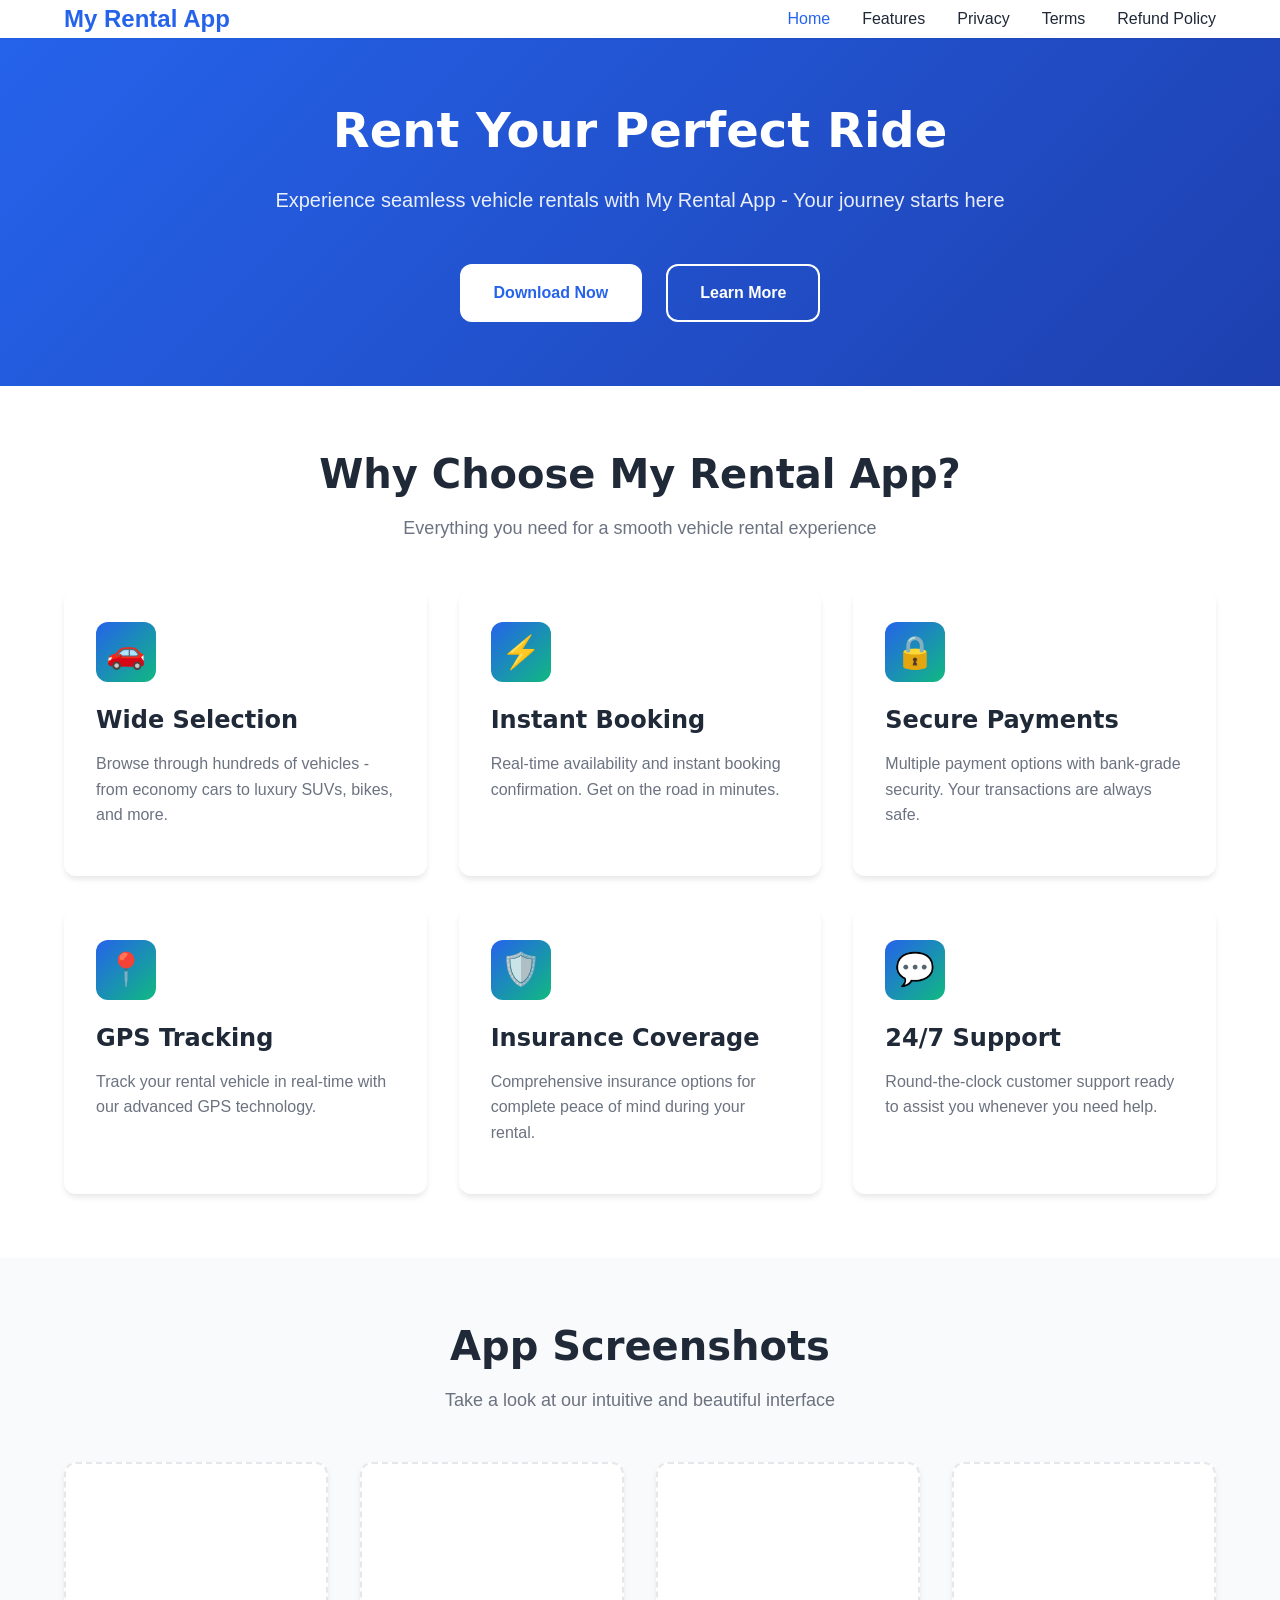
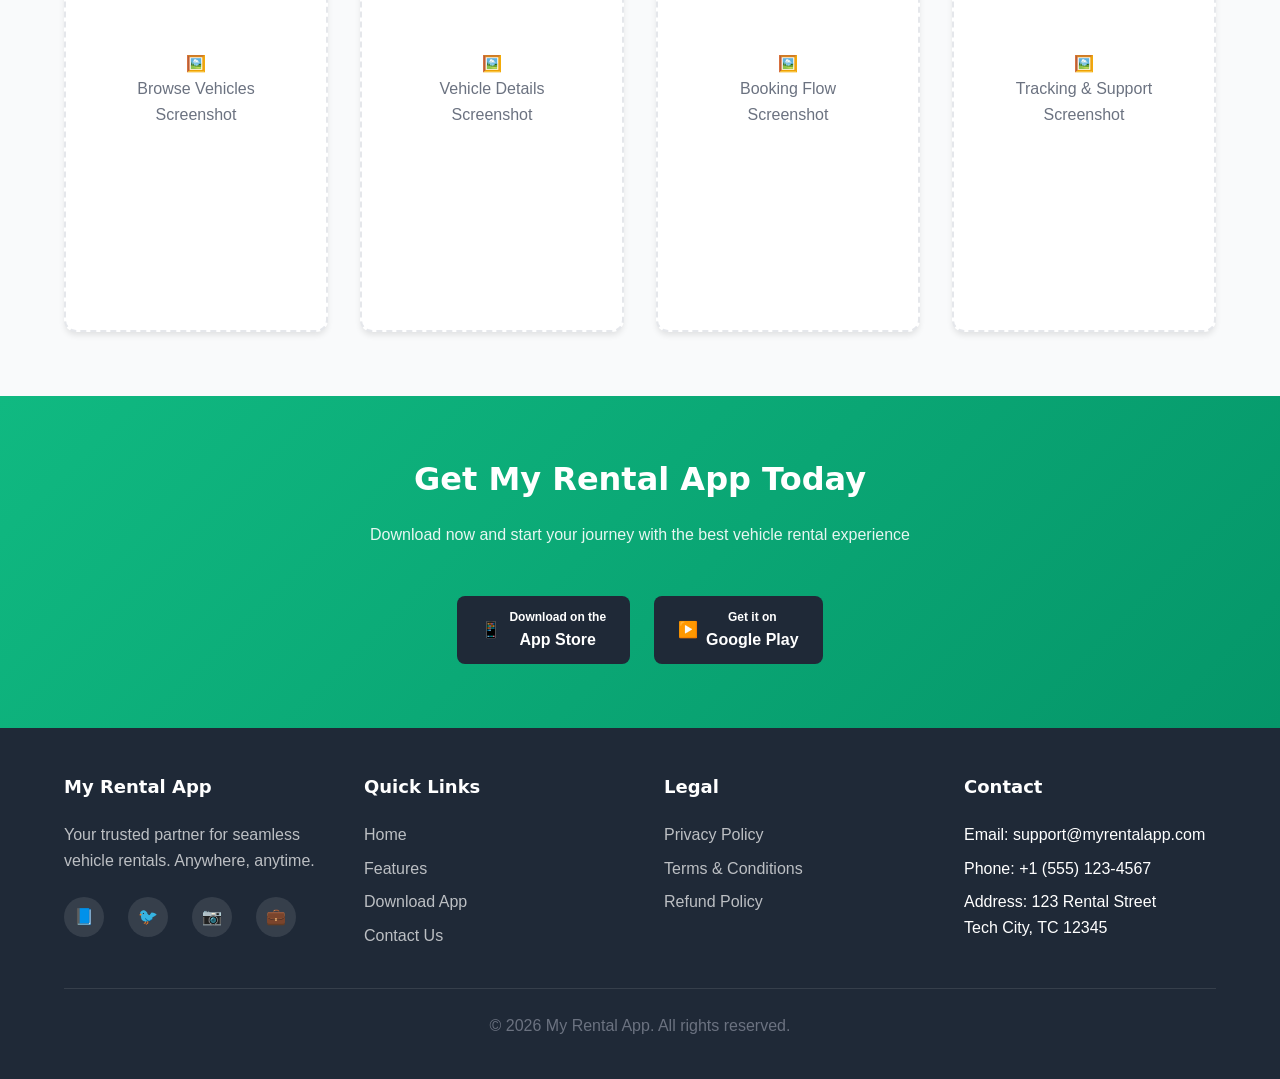
<file: index.html>
<!DOCTYPE html>
<html lang="en">
<head>
    <meta charset="UTF-8">
    <meta name="viewport" content="width=device-width, initial-scale=1.0">
    <meta name="description" content="My Rental App - Your trusted vehicle rental solution. Book cars, bikes, and more with ease.">
    <title>My Rental App - Vehicle Rental Made Easy</title>
    <link rel="stylesheet" href="css/style.css">
</head>
<body>
    <!-- Header & Navigation -->
    <header>
        <nav class="container">
            <div class="logo">My Rental App</div>
            <button class="mobile-menu-toggle" aria-label="Toggle menu" onclick="toggleMenu()">☰</button>
            <ul class="nav-links" id="navLinks">
                <li><a href="index.html" class="active">Home</a></li>
                <li><a href="features.html">Features</a></li>
                <li><a href="privacy.html">Privacy</a></li>
                <li><a href="terms.html">Terms</a></li>
                <li><a href="refund.html">Refund Policy</a></li>
            </ul>
        </nav>
    </header>

    <!-- Hero Section -->
    <section class="hero">
        <div class="container">
            <h1>Rent Your Perfect Ride</h1>
            <p class="tagline">Experience seamless vehicle rentals with My Rental App - Your journey starts here</p>
            <div class="cta-buttons">
                <a href="#download" class="btn btn-primary">Download Now</a>
                <a href="features.html" class="btn btn-secondary">Learn More</a>
            </div>
        </div>
    </section>

    <!-- Features Section -->
    <section class="features">
        <div class="container">
            <div class="section-header">
                <h2>Why Choose My Rental App?</h2>
                <p>Everything you need for a smooth vehicle rental experience</p>
            </div>
            <div class="features-grid">
                <div class="feature-card">
                    <div class="feature-icon">🚗</div>
                    <h3>Wide Selection</h3>
                    <p>Browse through hundreds of vehicles - from economy cars to luxury SUVs, bikes, and more.</p>
                </div>
                <div class="feature-card">
                    <div class="feature-icon">⚡</div>
                    <h3>Instant Booking</h3>
                    <p>Real-time availability and instant booking confirmation. Get on the road in minutes.</p>
                </div>
                <div class="feature-card">
                    <div class="feature-icon">🔒</div>
                    <h3>Secure Payments</h3>
                    <p>Multiple payment options with bank-grade security. Your transactions are always safe.</p>
                </div>
                <div class="feature-card">
                    <div class="feature-icon">📍</div>
                    <h3>GPS Tracking</h3>
                    <p>Track your rental vehicle in real-time with our advanced GPS technology.</p>
                </div>
                <div class="feature-card">
                    <div class="feature-icon">🛡️</div>
                    <h3>Insurance Coverage</h3>
                    <p>Comprehensive insurance options for complete peace of mind during your rental.</p>
                </div>
                <div class="feature-card">
                    <div class="feature-icon">💬</div>
                    <h3>24/7 Support</h3>
                    <p>Round-the-clock customer support ready to assist you whenever you need help.</p>
                </div>
            </div>
        </div>
    </section>

    <!-- Screenshots Section -->
    <section class="screenshots">
        <div class="container">
            <div class="section-header">
                <h2>App Screenshots</h2>
                <p>Take a look at our intuitive and beautiful interface</p>
            </div>
            <div class="screenshots-grid">
                <div class="screenshot-placeholder">
                    <p>🖼️<br>Browse Vehicles<br>Screenshot</p>
                </div>
                <div class="screenshot-placeholder">
                    <p>🖼️<br>Vehicle Details<br>Screenshot</p>
                </div>
                <div class="screenshot-placeholder">
                    <p>🖼️<br>Booking Flow<br>Screenshot</p>
                </div>
                <div class="screenshot-placeholder">
                    <p>🖼️<br>Tracking & Support<br>Screenshot</p>
                </div>
            </div>
        </div>
    </section>

    <!-- Download Section -->
    <section class="download-section" id="download">
        <div class="container">
            <h2>Get My Rental App Today</h2>
            <p>Download now and start your journey with the best vehicle rental experience</p>
            <div class="download-buttons">
                <a href="#" class="btn-download">
                    <span>📱</span>
                    <div>
                        <div style="font-size: 0.75rem;">Download on the</div>
                        <div>App Store</div>
                    </div>
                </a>
                <a href="#" class="btn-download">
                    <span>▶️</span>
                    <div>
                        <div style="font-size: 0.75rem;">Get it on</div>
                        <div>Google Play</div>
                    </div>
                </a>
            </div>
        </div>
    </section>

    <!-- Footer -->
    <footer>
        <div class="container">
            <div class="footer-content">
                <div class="footer-section">
                    <h3>My Rental App</h3>
                    <p style="color: rgba(255, 255, 255, 0.7);">Your trusted partner for seamless vehicle rentals. Anywhere, anytime.</p>
                    <div class="social-links">
                        <a href="#" aria-label="Facebook">📘</a>
                        <a href="#" aria-label="Twitter">🐦</a>
                        <a href="#" aria-label="Instagram">📷</a>
                        <a href="#" aria-label="LinkedIn">💼</a>
                    </div>
                </div>
                <div class="footer-section">
                    <h3>Quick Links</h3>
                    <ul class="footer-links">
                        <li><a href="index.html">Home</a></li>
                        <li><a href="features.html">Features</a></li>
                        <li><a href="#download">Download App</a></li>
                        <li><a href="#contact">Contact Us</a></li>
                    </ul>
                </div>
                <div class="footer-section">
                    <h3>Legal</h3>
                    <ul class="footer-links">
                        <li><a href="privacy.html">Privacy Policy</a></li>
                        <li><a href="terms.html">Terms & Conditions</a></li>
                        <li><a href="refund.html">Refund Policy</a></li>
                    </ul>
                </div>
                <div class="footer-section">
                    <h3>Contact</h3>
                    <ul class="footer-links">
                        <li>Email: support@myrentalapp.com</li>
                        <li>Phone: +1 (555) 123-4567</li>
                        <li>Address: 123 Rental Street<br>Tech City, TC 12345</li>
                    </ul>
                </div>
            </div>
            <div class="footer-bottom">
                <p>&copy; 2026 My Rental App. All rights reserved.</p>
            </div>
        </div>
    </footer>

    <!-- Mobile Menu Script -->
    <script>
        function toggleMenu() {
            const navLinks = document.getElementById('navLinks');
            navLinks.classList.toggle('active');
        }
        
        // Close menu when clicking on a link
        document.querySelectorAll('.nav-links a').forEach(link => {
            link.addEventListener('click', () => {
                document.getElementById('navLinks').classList.remove('active');
            });
        });
    </script>
</body>
</html>
</file>
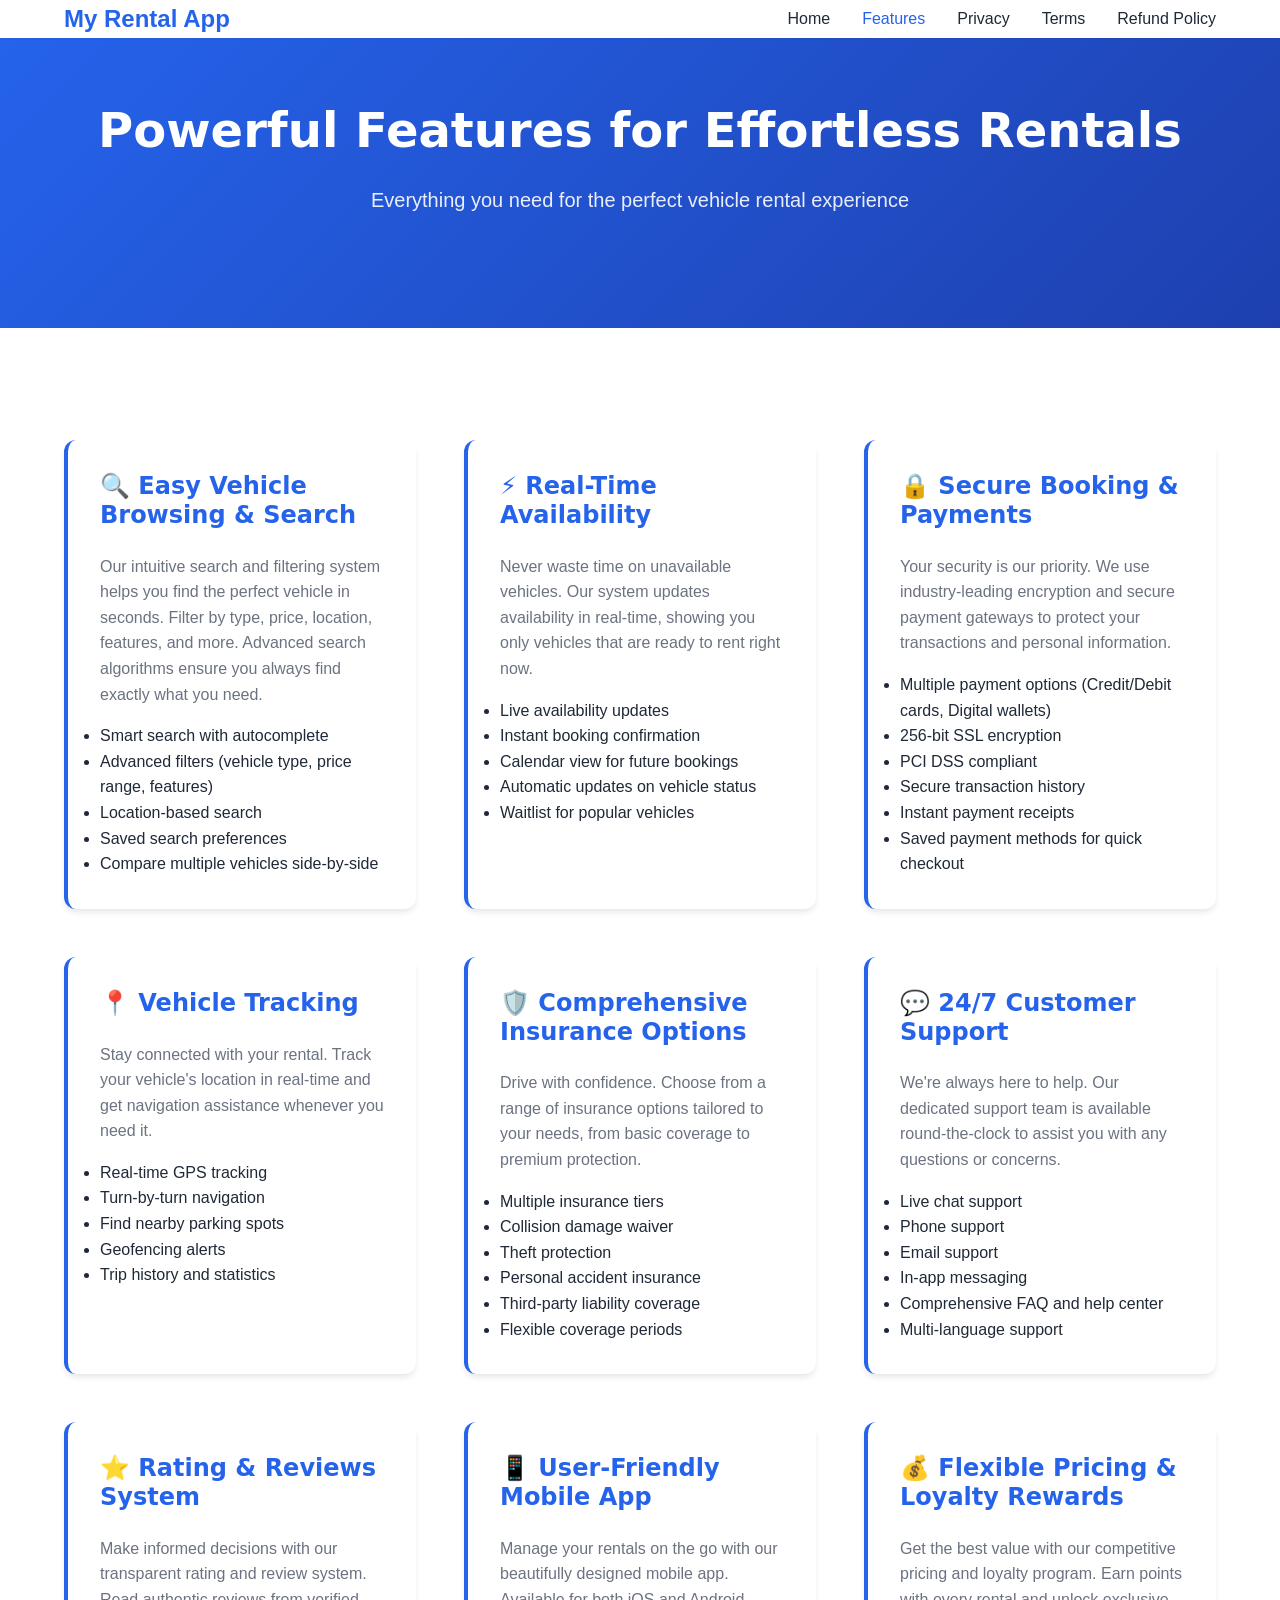
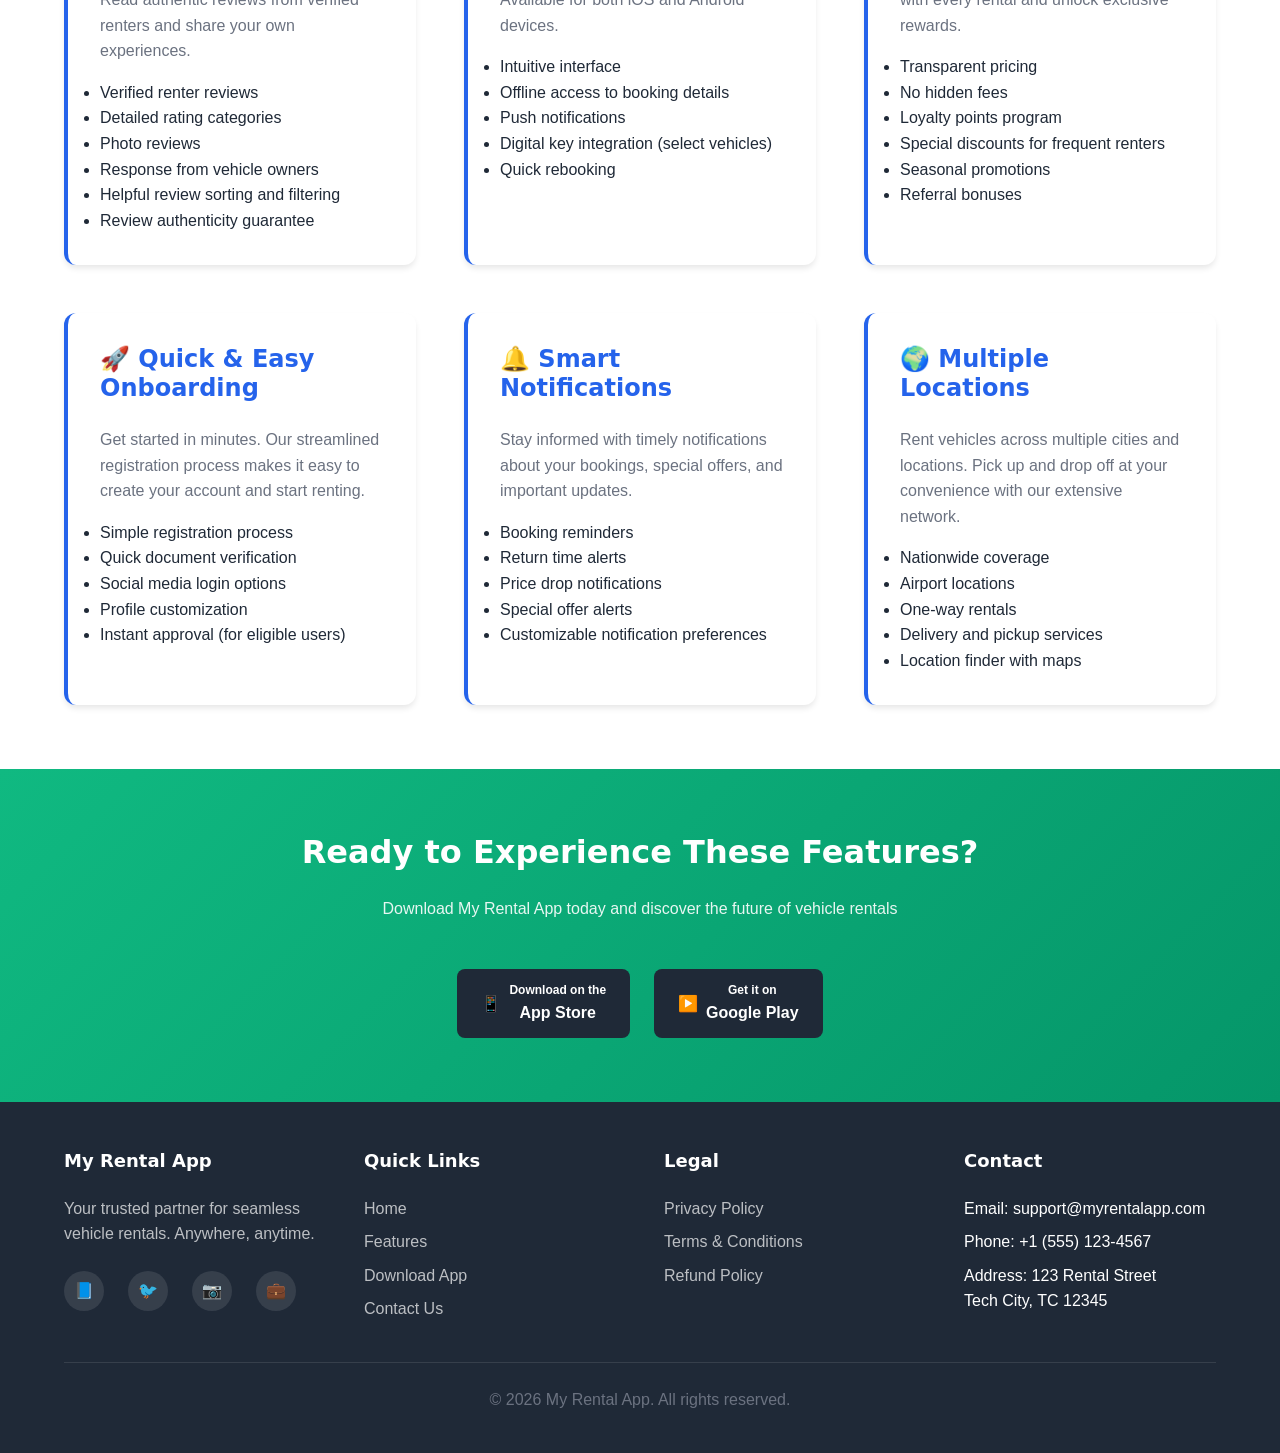
<file: features.html>
<!DOCTYPE html>
<html lang="en">
<head>
    <meta charset="UTF-8">
    <meta name="viewport" content="width=device-width, initial-scale=1.0">
    <meta name="description" content="Explore the comprehensive features of My Rental App - advanced vehicle rental made simple">
    <title>Features - My Rental App</title>
    <link rel="stylesheet" href="css/style.css">
</head>
<body>
    <!-- Header & Navigation -->
    <header>
        <nav class="container">
            <div class="logo">My Rental App</div>
            <button class="mobile-menu-toggle" aria-label="Toggle menu" onclick="toggleMenu()">☰</button>
            <ul class="nav-links" id="navLinks">
                <li><a href="index.html">Home</a></li>
                <li><a href="features.html" class="active">Features</a></li>
                <li><a href="privacy.html">Privacy</a></li>
                <li><a href="terms.html">Terms</a></li>
                <li><a href="refund.html">Refund Policy</a></li>
            </ul>
        </nav>
    </header>

    <!-- Hero Section -->
    <section class="hero">
        <div class="container">
            <h1>Powerful Features for Effortless Rentals</h1>
            <p class="tagline">Everything you need for the perfect vehicle rental experience</p>
        </div>
    </section>

    <!-- Features Detail Section -->
    <section>
        <div class="container">
            <div class="feature-detail">
                <div class="feature-item">
                    <h3>🔍 Easy Vehicle Browsing & Search</h3>
                    <p>Our intuitive search and filtering system helps you find the perfect vehicle in seconds. Filter by type, price, location, features, and more. Advanced search algorithms ensure you always find exactly what you need.</p>
                    <ul>
                        <li>Smart search with autocomplete</li>
                        <li>Advanced filters (vehicle type, price range, features)</li>
                        <li>Location-based search</li>
                        <li>Saved search preferences</li>
                        <li>Compare multiple vehicles side-by-side</li>
                    </ul>
                </div>

                <div class="feature-item">
                    <h3>⚡ Real-Time Availability</h3>
                    <p>Never waste time on unavailable vehicles. Our system updates availability in real-time, showing you only vehicles that are ready to rent right now.</p>
                    <ul>
                        <li>Live availability updates</li>
                        <li>Instant booking confirmation</li>
                        <li>Calendar view for future bookings</li>
                        <li>Automatic updates on vehicle status</li>
                        <li>Waitlist for popular vehicles</li>
                    </ul>
                </div>

                <div class="feature-item">
                    <h3>🔒 Secure Booking & Payments</h3>
                    <p>Your security is our priority. We use industry-leading encryption and secure payment gateways to protect your transactions and personal information.</p>
                    <ul>
                        <li>Multiple payment options (Credit/Debit cards, Digital wallets)</li>
                        <li>256-bit SSL encryption</li>
                        <li>PCI DSS compliant</li>
                        <li>Secure transaction history</li>
                        <li>Instant payment receipts</li>
                        <li>Saved payment methods for quick checkout</li>
                    </ul>
                </div>

                <div class="feature-item">
                    <h3>📍 Vehicle Tracking</h3>
                    <p>Stay connected with your rental. Track your vehicle's location in real-time and get navigation assistance whenever you need it.</p>
                    <ul>
                        <li>Real-time GPS tracking</li>
                        <li>Turn-by-turn navigation</li>
                        <li>Find nearby parking spots</li>
                        <li>Geofencing alerts</li>
                        <li>Trip history and statistics</li>
                    </ul>
                </div>

                <div class="feature-item">
                    <h3>🛡️ Comprehensive Insurance Options</h3>
                    <p>Drive with confidence. Choose from a range of insurance options tailored to your needs, from basic coverage to premium protection.</p>
                    <ul>
                        <li>Multiple insurance tiers</li>
                        <li>Collision damage waiver</li>
                        <li>Theft protection</li>
                        <li>Personal accident insurance</li>
                        <li>Third-party liability coverage</li>
                        <li>Flexible coverage periods</li>
                    </ul>
                </div>

                <div class="feature-item">
                    <h3>💬 24/7 Customer Support</h3>
                    <p>We're always here to help. Our dedicated support team is available round-the-clock to assist you with any questions or concerns.</p>
                    <ul>
                        <li>Live chat support</li>
                        <li>Phone support</li>
                        <li>Email support</li>
                        <li>In-app messaging</li>
                        <li>Comprehensive FAQ and help center</li>
                        <li>Multi-language support</li>
                    </ul>
                </div>

                <div class="feature-item">
                    <h3>⭐ Rating & Reviews System</h3>
                    <p>Make informed decisions with our transparent rating and review system. Read authentic reviews from verified renters and share your own experiences.</p>
                    <ul>
                        <li>Verified renter reviews</li>
                        <li>Detailed rating categories</li>
                        <li>Photo reviews</li>
                        <li>Response from vehicle owners</li>
                        <li>Helpful review sorting and filtering</li>
                        <li>Review authenticity guarantee</li>
                    </ul>
                </div>

                <div class="feature-item">
                    <h3>📱 User-Friendly Mobile App</h3>
                    <p>Manage your rentals on the go with our beautifully designed mobile app. Available for both iOS and Android devices.</p>
                    <ul>
                        <li>Intuitive interface</li>
                        <li>Offline access to booking details</li>
                        <li>Push notifications</li>
                        <li>Digital key integration (select vehicles)</li>
                        <li>Quick rebooking</li>
                    </ul>
                </div>

                <div class="feature-item">
                    <h3>💰 Flexible Pricing & Loyalty Rewards</h3>
                    <p>Get the best value with our competitive pricing and loyalty program. Earn points with every rental and unlock exclusive rewards.</p>
                    <ul>
                        <li>Transparent pricing</li>
                        <li>No hidden fees</li>
                        <li>Loyalty points program</li>
                        <li>Special discounts for frequent renters</li>
                        <li>Seasonal promotions</li>
                        <li>Referral bonuses</li>
                    </ul>
                </div>

                <div class="feature-item">
                    <h3>🚀 Quick & Easy Onboarding</h3>
                    <p>Get started in minutes. Our streamlined registration process makes it easy to create your account and start renting.</p>
                    <ul>
                        <li>Simple registration process</li>
                        <li>Quick document verification</li>
                        <li>Social media login options</li>
                        <li>Profile customization</li>
                        <li>Instant approval (for eligible users)</li>
                    </ul>
                </div>

                <div class="feature-item">
                    <h3>🔔 Smart Notifications</h3>
                    <p>Stay informed with timely notifications about your bookings, special offers, and important updates.</p>
                    <ul>
                        <li>Booking reminders</li>
                        <li>Return time alerts</li>
                        <li>Price drop notifications</li>
                        <li>Special offer alerts</li>
                        <li>Customizable notification preferences</li>
                    </ul>
                </div>

                <div class="feature-item">
                    <h3>🌍 Multiple Locations</h3>
                    <p>Rent vehicles across multiple cities and locations. Pick up and drop off at your convenience with our extensive network.</p>
                    <ul>
                        <li>Nationwide coverage</li>
                        <li>Airport locations</li>
                        <li>One-way rentals</li>
                        <li>Delivery and pickup services</li>
                        <li>Location finder with maps</li>
                    </ul>
                </div>
            </div>
        </div>
    </section>

    <!-- CTA Section -->
    <section class="download-section">
        <div class="container">
            <h2>Ready to Experience These Features?</h2>
            <p>Download My Rental App today and discover the future of vehicle rentals</p>
            <div class="download-buttons">
                <a href="#" class="btn-download">
                    <span>📱</span>
                    <div>
                        <div style="font-size: 0.75rem;">Download on the</div>
                        <div>App Store</div>
                    </div>
                </a>
                <a href="#" class="btn-download">
                    <span>▶️</span>
                    <div>
                        <div style="font-size: 0.75rem;">Get it on</div>
                        <div>Google Play</div>
                    </div>
                </a>
            </div>
        </div>
    </section>

    <!-- Footer -->
    <footer>
        <div class="container">
            <div class="footer-content">
                <div class="footer-section">
                    <h3>My Rental App</h3>
                    <p style="color: rgba(255, 255, 255, 0.7);">Your trusted partner for seamless vehicle rentals. Anywhere, anytime.</p>
                    <div class="social-links">
                        <a href="#" aria-label="Facebook">📘</a>
                        <a href="#" aria-label="Twitter">🐦</a>
                        <a href="#" aria-label="Instagram">📷</a>
                        <a href="#" aria-label="LinkedIn">💼</a>
                    </div>
                </div>
                <div class="footer-section">
                    <h3>Quick Links</h3>
                    <ul class="footer-links">
                        <li><a href="index.html">Home</a></li>
                        <li><a href="features.html">Features</a></li>
                        <li><a href="#download">Download App</a></li>
                        <li><a href="#contact">Contact Us</a></li>
                    </ul>
                </div>
                <div class="footer-section">
                    <h3>Legal</h3>
                    <ul class="footer-links">
                        <li><a href="privacy.html">Privacy Policy</a></li>
                        <li><a href="terms.html">Terms & Conditions</a></li>
                        <li><a href="refund.html">Refund Policy</a></li>
                    </ul>
                </div>
                <div class="footer-section">
                    <h3>Contact</h3>
                    <ul class="footer-links">
                        <li>Email: support@myrentalapp.com</li>
                        <li>Phone: +1 (555) 123-4567</li>
                        <li>Address: 123 Rental Street<br>Tech City, TC 12345</li>
                    </ul>
                </div>
            </div>
            <div class="footer-bottom">
                <p>&copy; 2026 My Rental App. All rights reserved.</p>
            </div>
        </div>
    </footer>

    <!-- Mobile Menu Script -->
    <script>
        function toggleMenu() {
            const navLinks = document.getElementById('navLinks');
            navLinks.classList.toggle('active');
        }
        
        // Close menu when clicking on a link
        document.querySelectorAll('.nav-links a').forEach(link => {
            link.addEventListener('click', () => {
                document.getElementById('navLinks').classList.remove('active');
            });
        });
    </script>
</body>
</html>
</file>
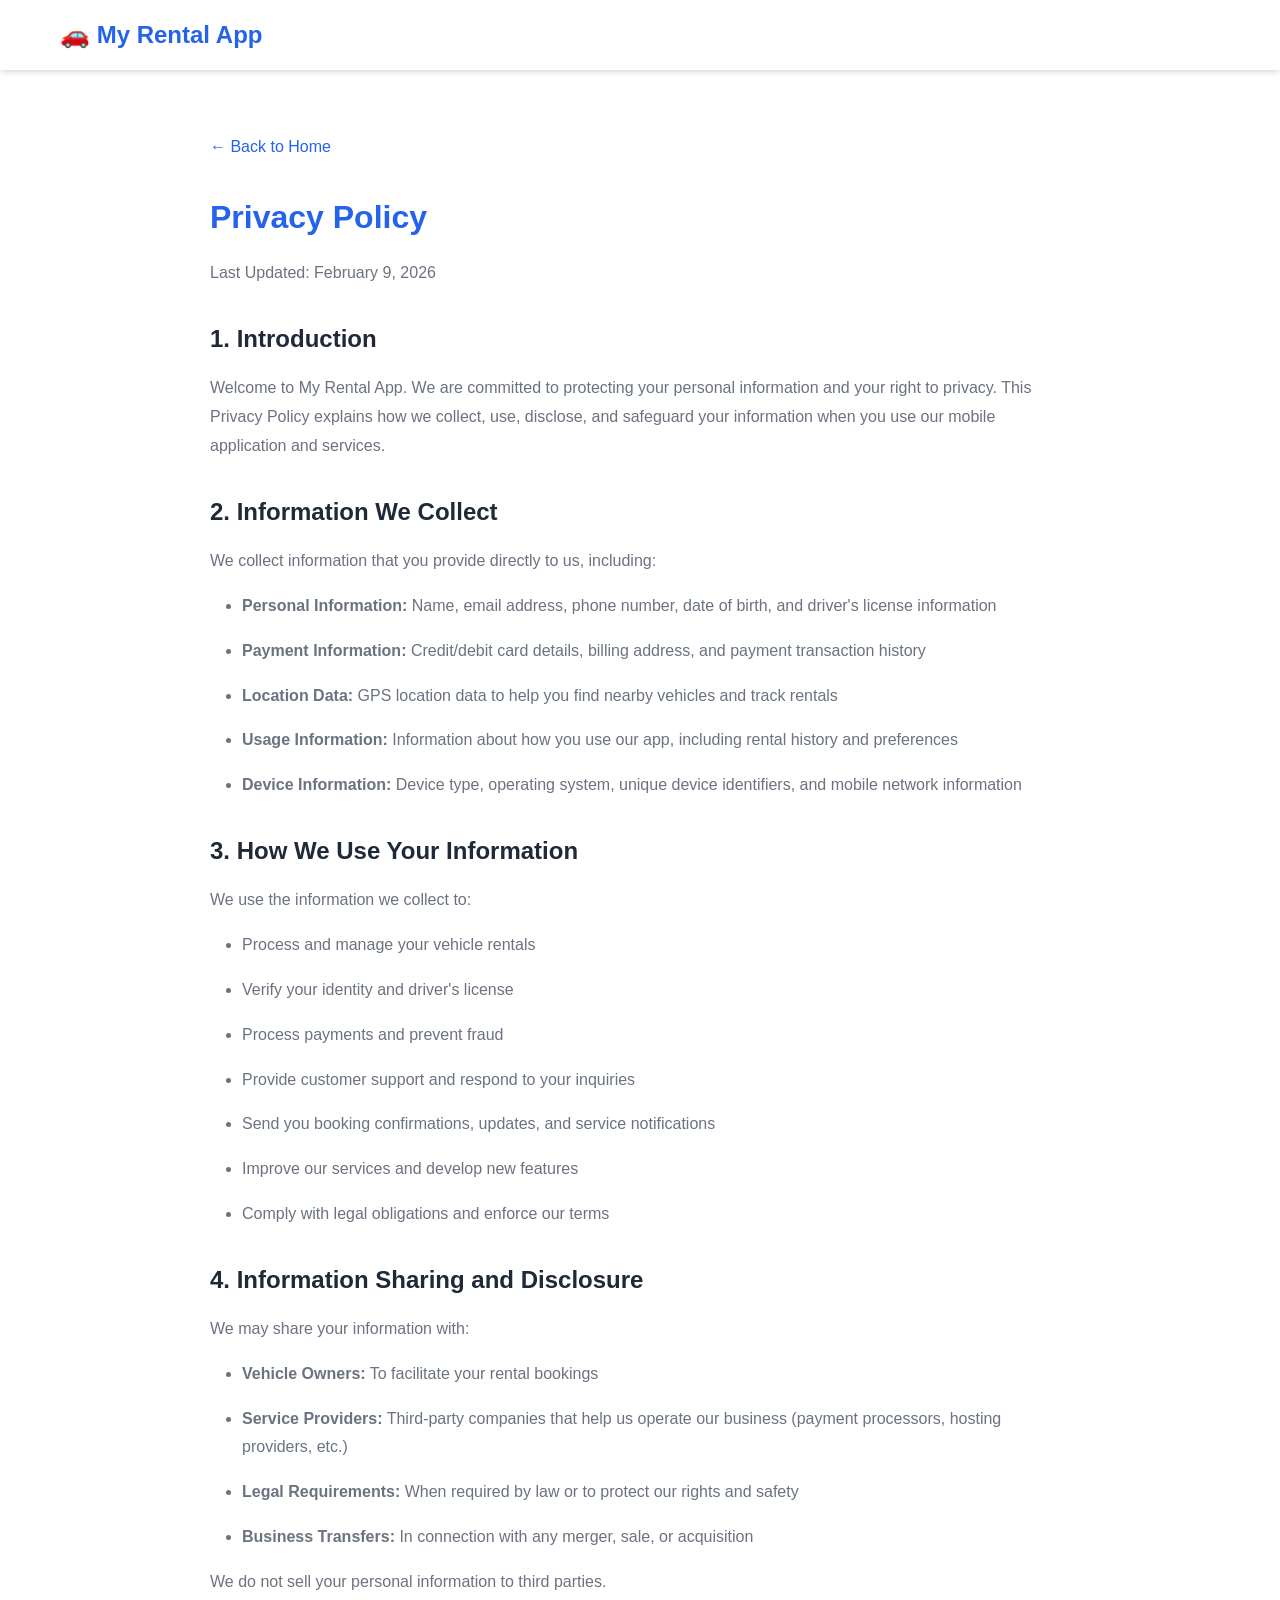
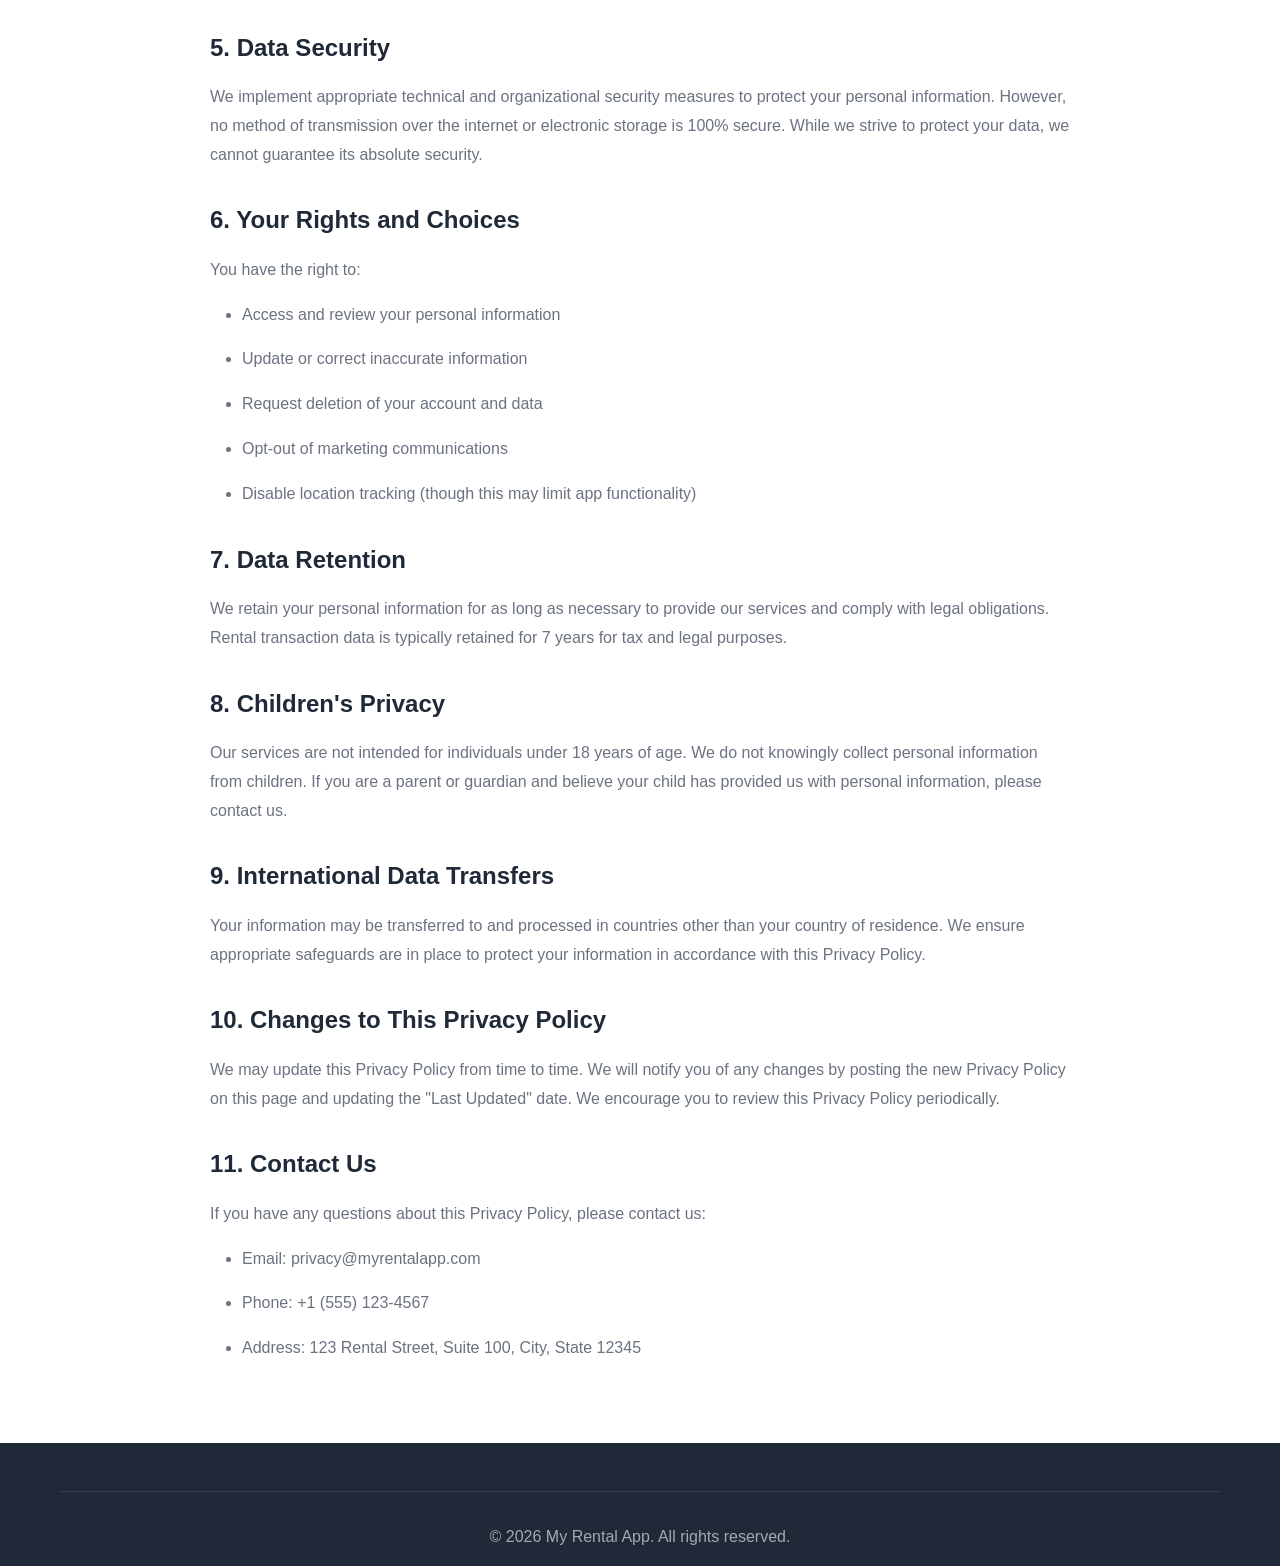
<file: privacy-policy.html>
<!DOCTYPE html>
<html lang="en">
<head>
    <meta charset="UTF-8">
    <meta name="viewport" content="width=device-width, initial-scale=1.0">
    <title>Privacy Policy - My Rental App</title>
    <link rel="stylesheet" href="styles.css">
    <style>
        .policy-page {
            max-width: 900px;
            margin: 0 auto;
            padding: 4rem 20px;
        }
        .policy-page h1 {
            color: var(--primary-color);
            margin-bottom: 1rem;
        }
        .policy-page .last-updated {
            color: var(--text-light);
            margin-bottom: 2rem;
        }
        .policy-page h2 {
            margin-top: 2rem;
            margin-bottom: 1rem;
            color: var(--text-dark);
        }
        .policy-page p, .policy-page li {
            color: var(--text-light);
            margin-bottom: 1rem;
            line-height: 1.8;
        }
        .policy-page ul {
            margin-left: 2rem;
        }
        .back-link {
            display: inline-block;
            margin-bottom: 2rem;
            color: var(--primary-color);
            text-decoration: none;
            font-weight: 500;
        }
        .back-link:hover {
            text-decoration: underline;
        }
    </style>
</head>
<body>
    <nav class="navbar">
        <div class="container">
            <div class="nav-brand">
                <h1>🚗 My Rental App</h1>
            </div>
        </div>
    </nav>

    <div class="policy-page">
        <a href="index.html" class="back-link">← Back to Home</a>
        
        <h1>Privacy Policy</h1>
        <p class="last-updated">Last Updated: February 9, 2026</p>

        <h2>1. Introduction</h2>
        <p>Welcome to My Rental App. We are committed to protecting your personal information and your right to privacy. This Privacy Policy explains how we collect, use, disclose, and safeguard your information when you use our mobile application and services.</p>

        <h2>2. Information We Collect</h2>
        <p>We collect information that you provide directly to us, including:</p>
        <ul>
            <li><strong>Personal Information:</strong> Name, email address, phone number, date of birth, and driver's license information</li>
            <li><strong>Payment Information:</strong> Credit/debit card details, billing address, and payment transaction history</li>
            <li><strong>Location Data:</strong> GPS location data to help you find nearby vehicles and track rentals</li>
            <li><strong>Usage Information:</strong> Information about how you use our app, including rental history and preferences</li>
            <li><strong>Device Information:</strong> Device type, operating system, unique device identifiers, and mobile network information</li>
        </ul>

        <h2>3. How We Use Your Information</h2>
        <p>We use the information we collect to:</p>
        <ul>
            <li>Process and manage your vehicle rentals</li>
            <li>Verify your identity and driver's license</li>
            <li>Process payments and prevent fraud</li>
            <li>Provide customer support and respond to your inquiries</li>
            <li>Send you booking confirmations, updates, and service notifications</li>
            <li>Improve our services and develop new features</li>
            <li>Comply with legal obligations and enforce our terms</li>
        </ul>

        <h2>4. Information Sharing and Disclosure</h2>
        <p>We may share your information with:</p>
        <ul>
            <li><strong>Vehicle Owners:</strong> To facilitate your rental bookings</li>
            <li><strong>Service Providers:</strong> Third-party companies that help us operate our business (payment processors, hosting providers, etc.)</li>
            <li><strong>Legal Requirements:</strong> When required by law or to protect our rights and safety</li>
            <li><strong>Business Transfers:</strong> In connection with any merger, sale, or acquisition</li>
        </ul>
        <p>We do not sell your personal information to third parties.</p>

        <h2>5. Data Security</h2>
        <p>We implement appropriate technical and organizational security measures to protect your personal information. However, no method of transmission over the internet or electronic storage is 100% secure. While we strive to protect your data, we cannot guarantee its absolute security.</p>

        <h2>6. Your Rights and Choices</h2>
        <p>You have the right to:</p>
        <ul>
            <li>Access and review your personal information</li>
            <li>Update or correct inaccurate information</li>
            <li>Request deletion of your account and data</li>
            <li>Opt-out of marketing communications</li>
            <li>Disable location tracking (though this may limit app functionality)</li>
        </ul>

        <h2>7. Data Retention</h2>
        <p>We retain your personal information for as long as necessary to provide our services and comply with legal obligations. Rental transaction data is typically retained for 7 years for tax and legal purposes.</p>

        <h2>8. Children's Privacy</h2>
        <p>Our services are not intended for individuals under 18 years of age. We do not knowingly collect personal information from children. If you are a parent or guardian and believe your child has provided us with personal information, please contact us.</p>

        <h2>9. International Data Transfers</h2>
        <p>Your information may be transferred to and processed in countries other than your country of residence. We ensure appropriate safeguards are in place to protect your information in accordance with this Privacy Policy.</p>

        <h2>10. Changes to This Privacy Policy</h2>
        <p>We may update this Privacy Policy from time to time. We will notify you of any changes by posting the new Privacy Policy on this page and updating the "Last Updated" date. We encourage you to review this Privacy Policy periodically.</p>

        <h2>11. Contact Us</h2>
        <p>If you have any questions about this Privacy Policy, please contact us:</p>
        <ul>
            <li>Email: privacy@myrentalapp.com</li>
            <li>Phone: +1 (555) 123-4567</li>
            <li>Address: 123 Rental Street, Suite 100, City, State 12345</li>
        </ul>
    </div>

    <footer class="footer">
        <div class="container">
            <div class="footer-bottom">
                <p>&copy; 2026 My Rental App. All rights reserved.</p>
            </div>
        </div>
    </footer>
</body>
</html>
</file>
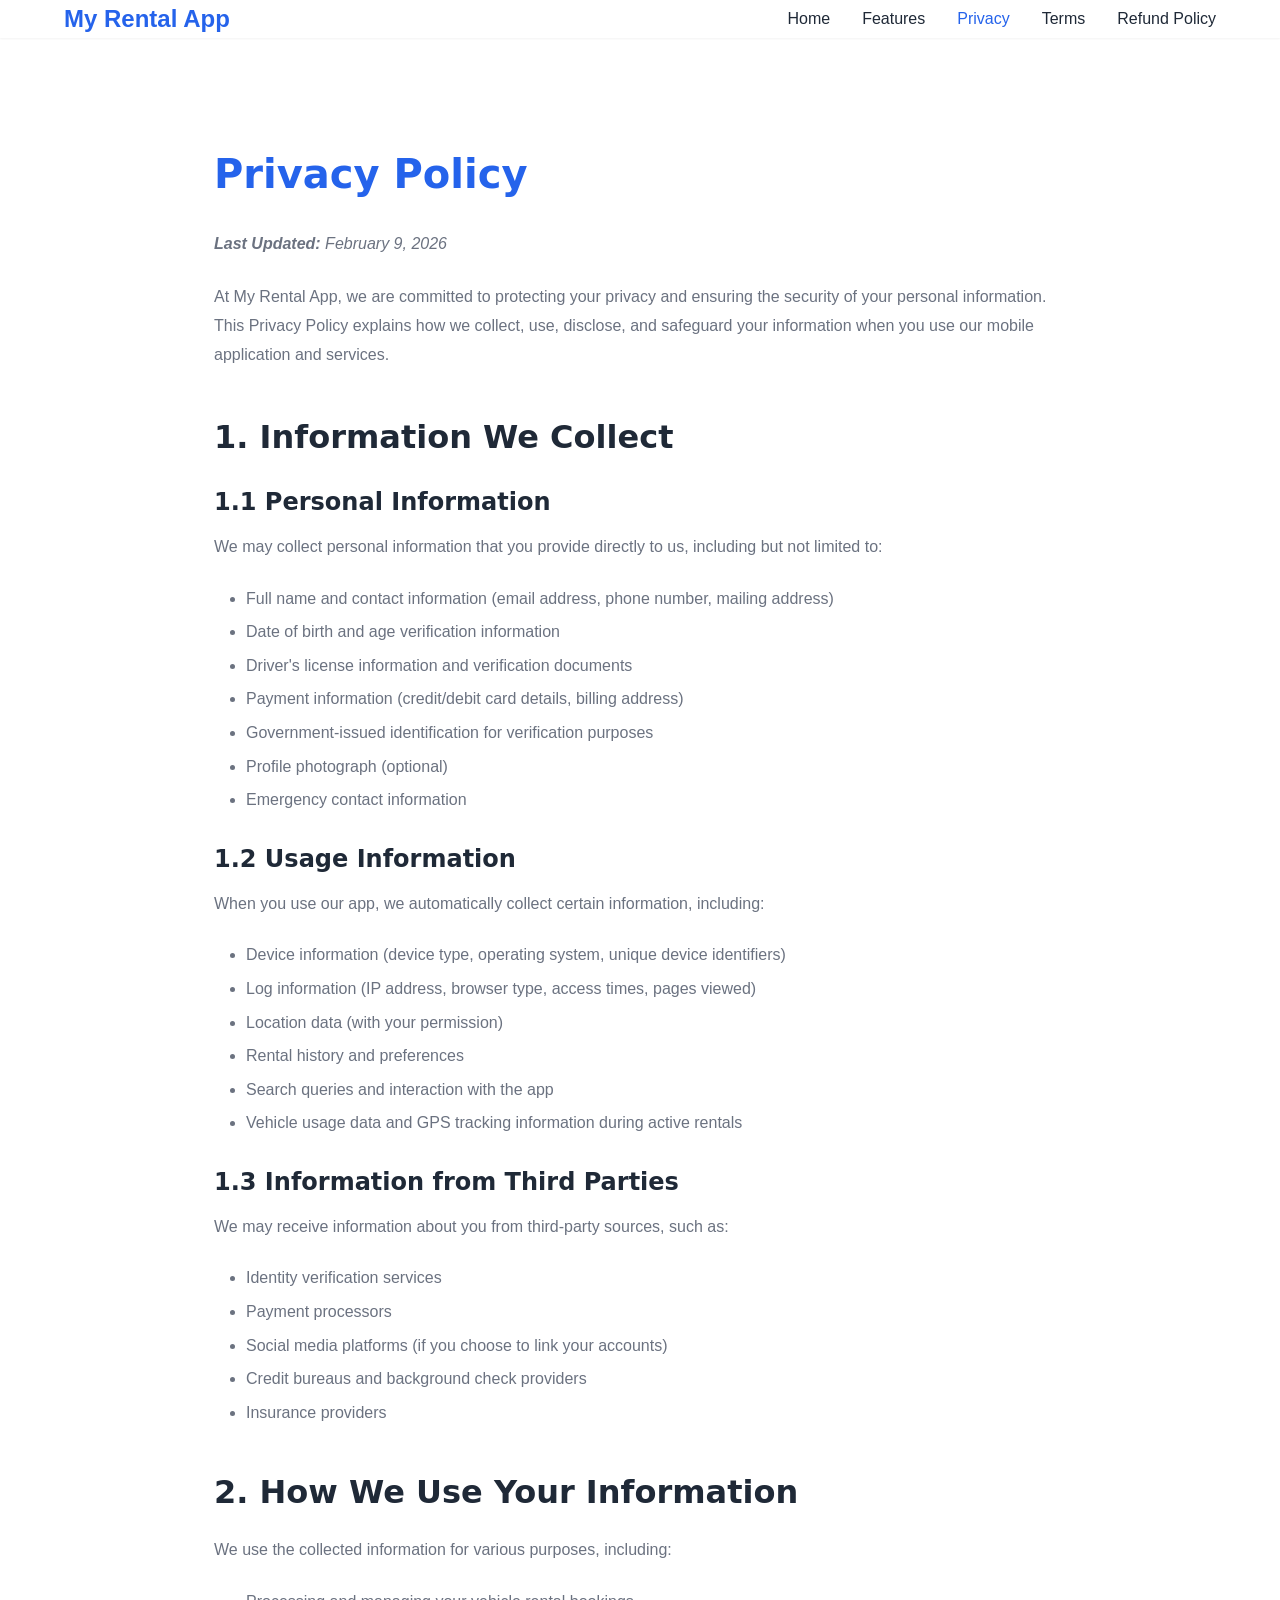
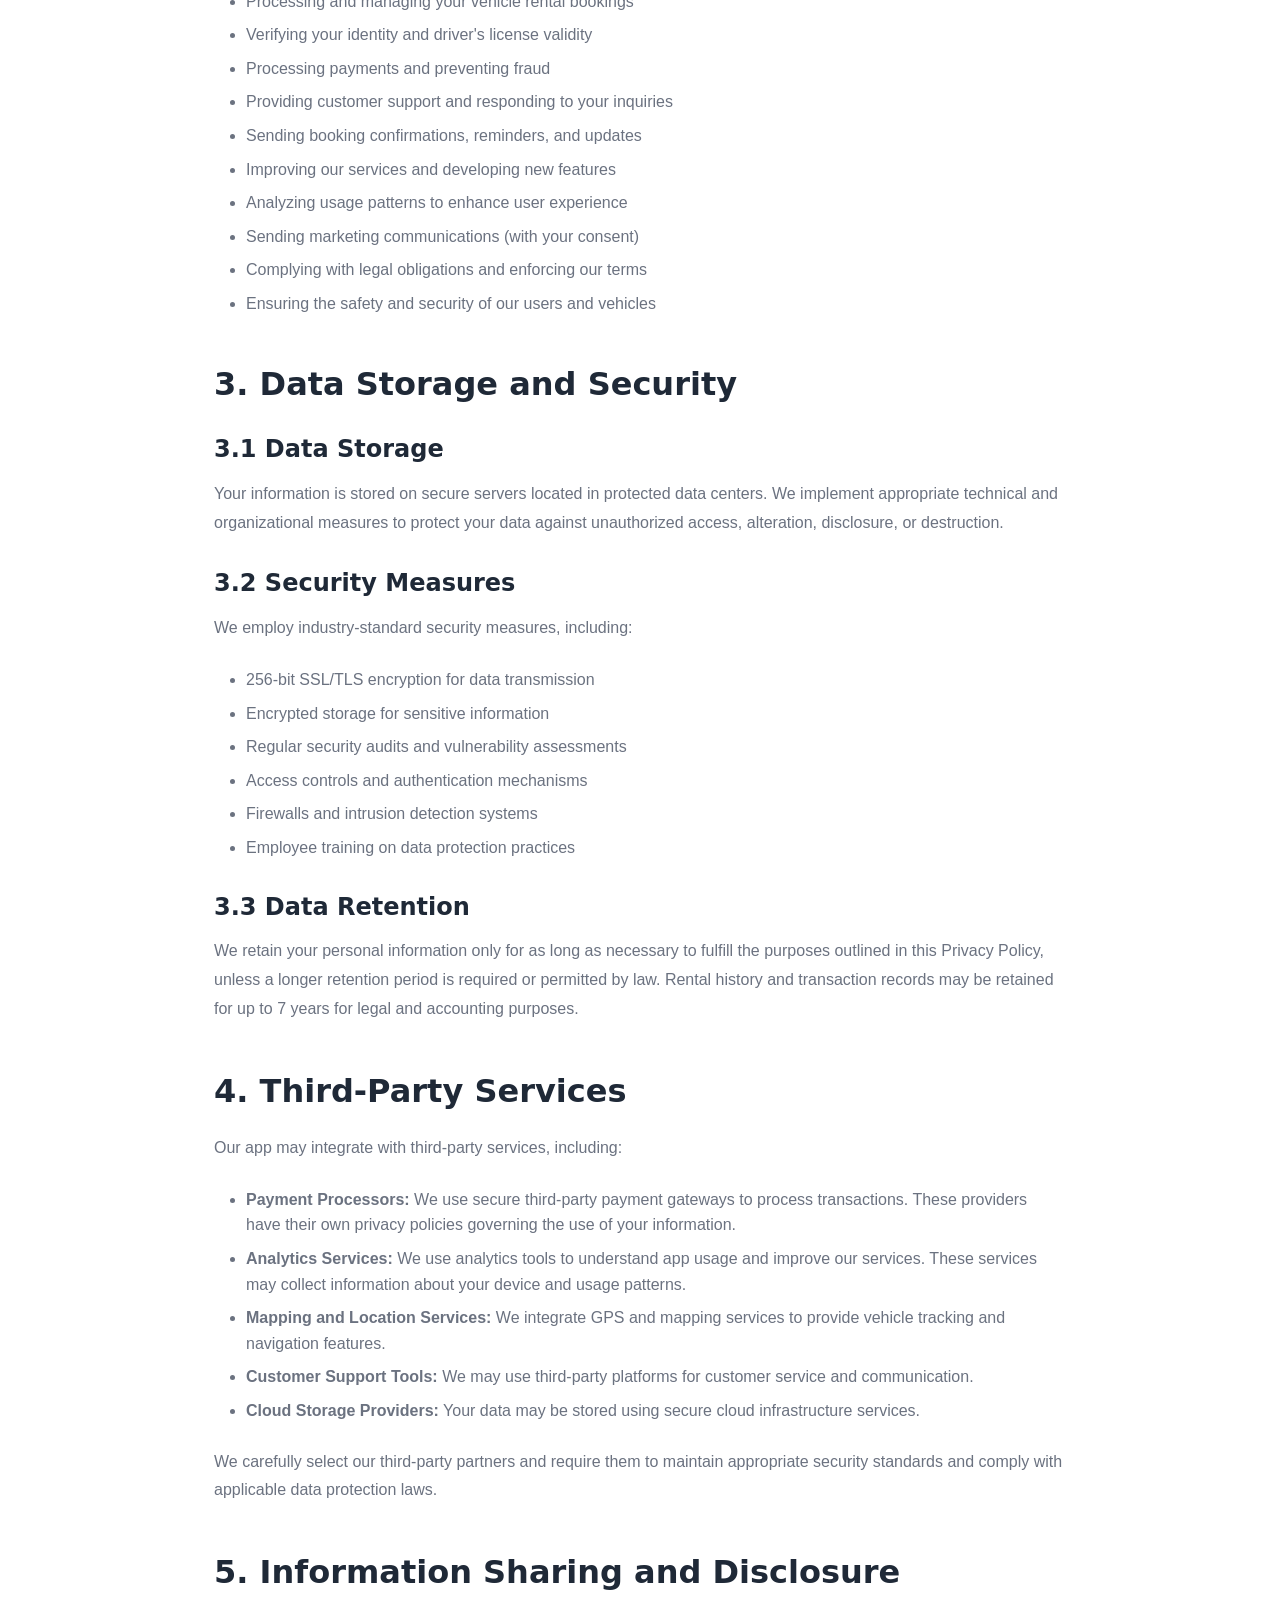
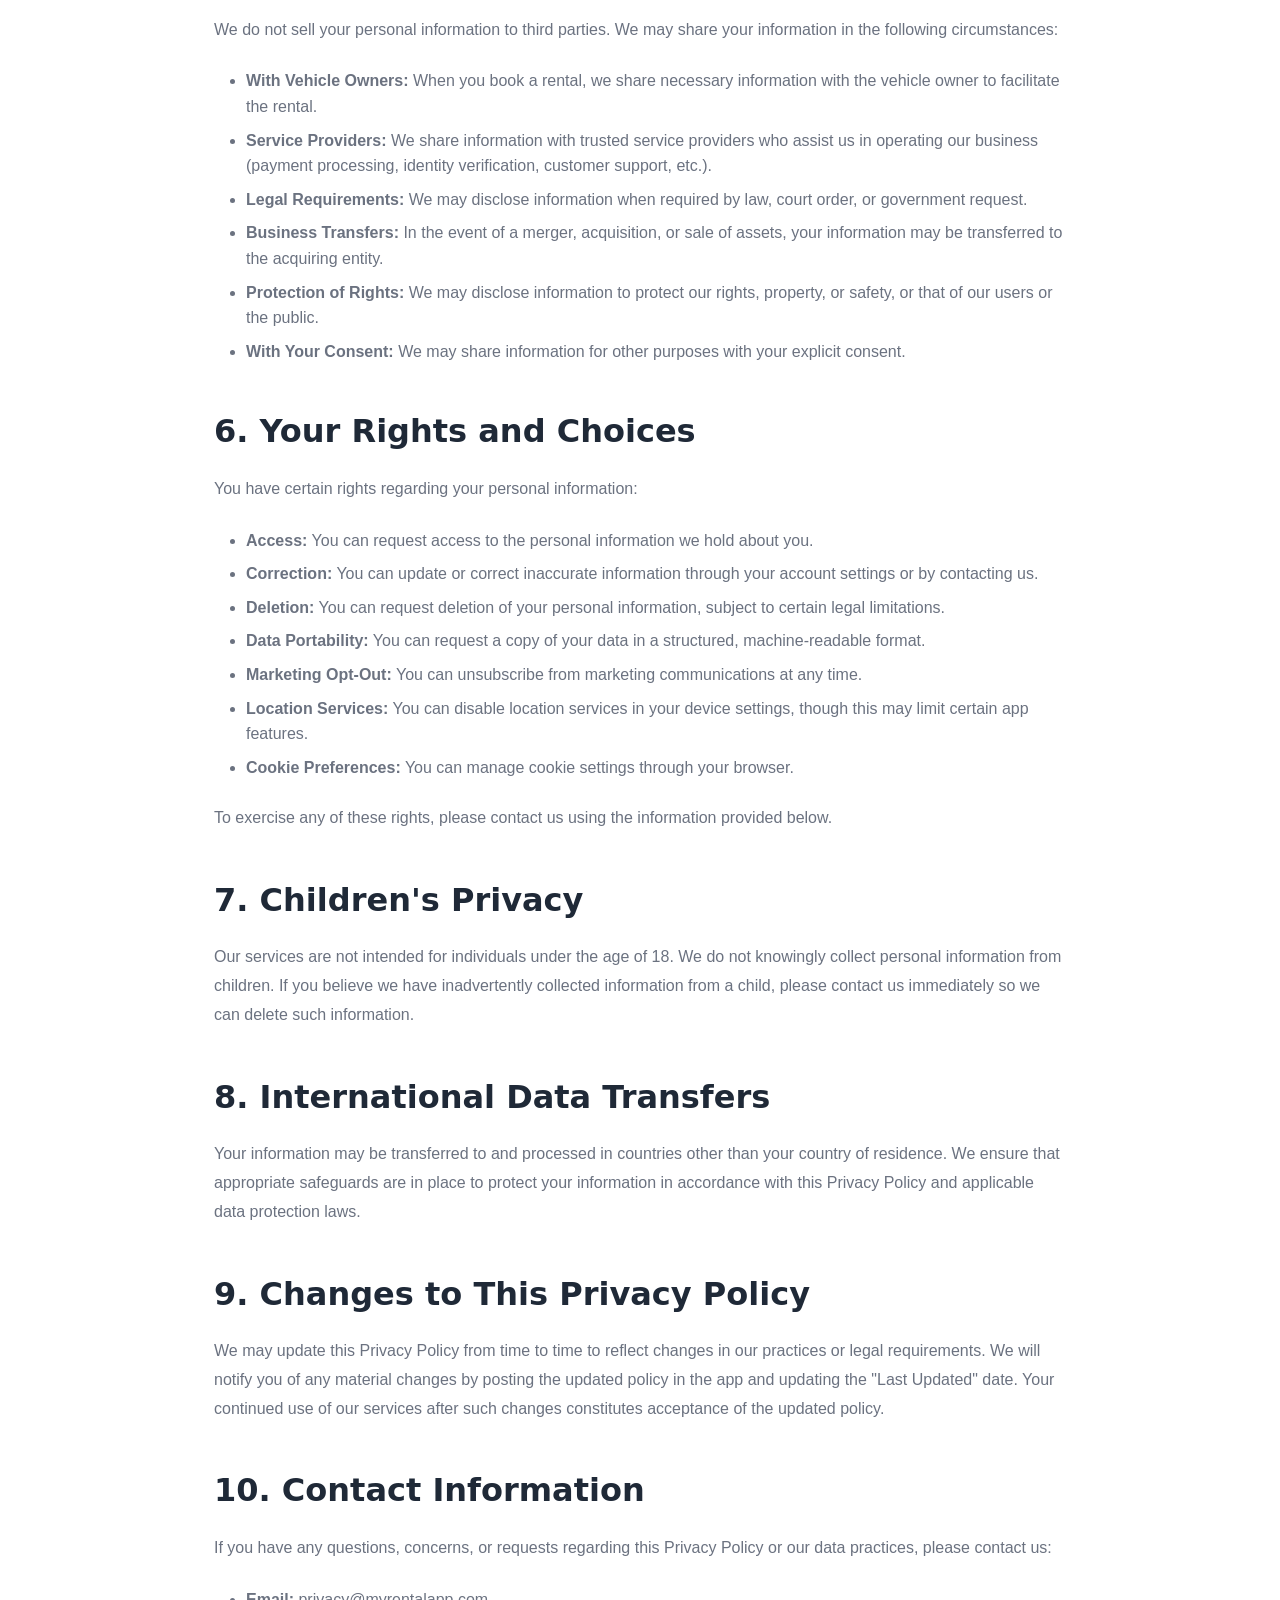
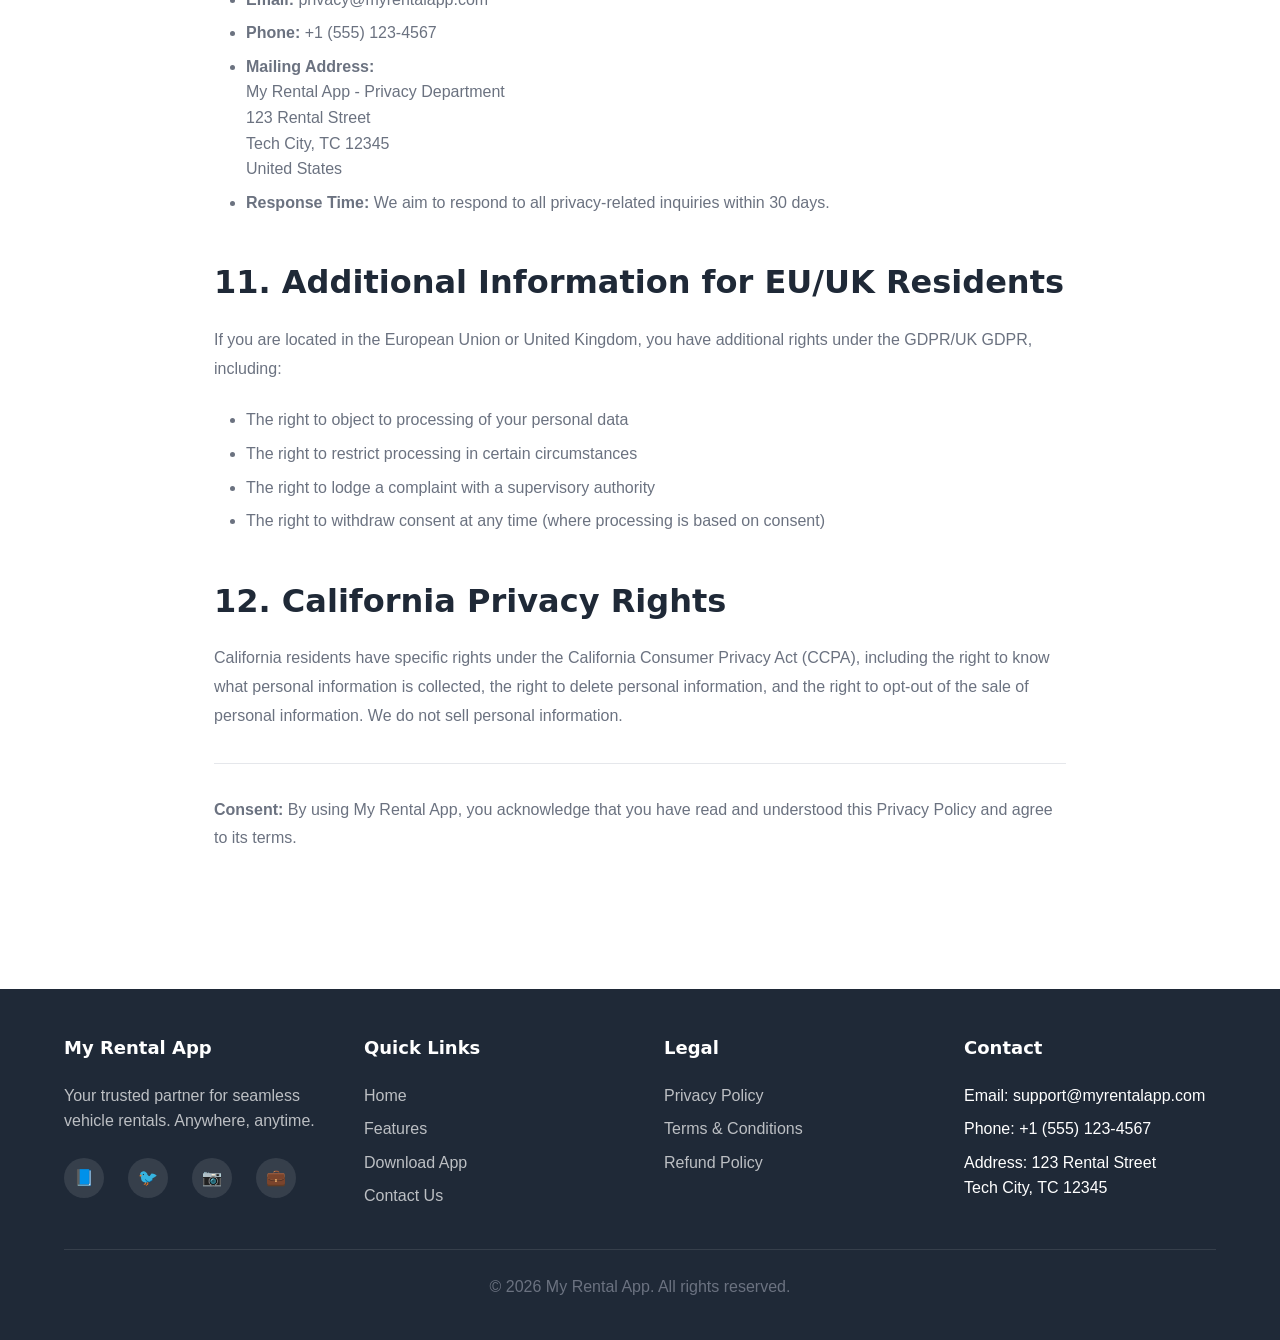
<file: privacy.html>
<!DOCTYPE html>
<html lang="en">
<head>
    <meta charset="UTF-8">
    <meta name="viewport" content="width=device-width, initial-scale=1.0">
    <meta name="description" content="Privacy Policy for My Rental App - Learn how we protect your data">
    <title>Privacy Policy - My Rental App</title>
    <link rel="stylesheet" href="css/style.css">
</head>
<body>
    <!-- Header & Navigation -->
    <header>
        <nav class="container">
            <div class="logo">My Rental App</div>
            <button class="mobile-menu-toggle" aria-label="Toggle menu" onclick="toggleMenu()">☰</button>
            <ul class="nav-links" id="navLinks">
                <li><a href="index.html">Home</a></li>
                <li><a href="features.html">Features</a></li>
                <li><a href="privacy.html" class="active">Privacy</a></li>
                <li><a href="terms.html">Terms</a></li>
                <li><a href="refund.html">Refund Policy</a></li>
            </ul>
        </nav>
    </header>

    <!-- Privacy Policy Content -->
    <section>
        <div class="policy-content">
            <h1>Privacy Policy</h1>
            <p class="last-updated"><strong>Last Updated:</strong> February 9, 2026</p>

            <p>At My Rental App, we are committed to protecting your privacy and ensuring the security of your personal information. This Privacy Policy explains how we collect, use, disclose, and safeguard your information when you use our mobile application and services.</p>

            <h2>1. Information We Collect</h2>
            
            <h3>1.1 Personal Information</h3>
            <p>We may collect personal information that you provide directly to us, including but not limited to:</p>
            <ul>
                <li>Full name and contact information (email address, phone number, mailing address)</li>
                <li>Date of birth and age verification information</li>
                <li>Driver's license information and verification documents</li>
                <li>Payment information (credit/debit card details, billing address)</li>
                <li>Government-issued identification for verification purposes</li>
                <li>Profile photograph (optional)</li>
                <li>Emergency contact information</li>
            </ul>

            <h3>1.2 Usage Information</h3>
            <p>When you use our app, we automatically collect certain information, including:</p>
            <ul>
                <li>Device information (device type, operating system, unique device identifiers)</li>
                <li>Log information (IP address, browser type, access times, pages viewed)</li>
                <li>Location data (with your permission)</li>
                <li>Rental history and preferences</li>
                <li>Search queries and interaction with the app</li>
                <li>Vehicle usage data and GPS tracking information during active rentals</li>
            </ul>

            <h3>1.3 Information from Third Parties</h3>
            <p>We may receive information about you from third-party sources, such as:</p>
            <ul>
                <li>Identity verification services</li>
                <li>Payment processors</li>
                <li>Social media platforms (if you choose to link your accounts)</li>
                <li>Credit bureaus and background check providers</li>
                <li>Insurance providers</li>
            </ul>

            <h2>2. How We Use Your Information</h2>
            <p>We use the collected information for various purposes, including:</p>
            <ul>
                <li>Processing and managing your vehicle rental bookings</li>
                <li>Verifying your identity and driver's license validity</li>
                <li>Processing payments and preventing fraud</li>
                <li>Providing customer support and responding to your inquiries</li>
                <li>Sending booking confirmations, reminders, and updates</li>
                <li>Improving our services and developing new features</li>
                <li>Analyzing usage patterns to enhance user experience</li>
                <li>Sending marketing communications (with your consent)</li>
                <li>Complying with legal obligations and enforcing our terms</li>
                <li>Ensuring the safety and security of our users and vehicles</li>
            </ul>

            <h2>3. Data Storage and Security</h2>
            
            <h3>3.1 Data Storage</h3>
            <p>Your information is stored on secure servers located in protected data centers. We implement appropriate technical and organizational measures to protect your data against unauthorized access, alteration, disclosure, or destruction.</p>

            <h3>3.2 Security Measures</h3>
            <p>We employ industry-standard security measures, including:</p>
            <ul>
                <li>256-bit SSL/TLS encryption for data transmission</li>
                <li>Encrypted storage for sensitive information</li>
                <li>Regular security audits and vulnerability assessments</li>
                <li>Access controls and authentication mechanisms</li>
                <li>Firewalls and intrusion detection systems</li>
                <li>Employee training on data protection practices</li>
            </ul>

            <h3>3.3 Data Retention</h3>
            <p>We retain your personal information only for as long as necessary to fulfill the purposes outlined in this Privacy Policy, unless a longer retention period is required or permitted by law. Rental history and transaction records may be retained for up to 7 years for legal and accounting purposes.</p>

            <h2>4. Third-Party Services</h2>
            <p>Our app may integrate with third-party services, including:</p>
            <ul>
                <li><strong>Payment Processors:</strong> We use secure third-party payment gateways to process transactions. These providers have their own privacy policies governing the use of your information.</li>
                <li><strong>Analytics Services:</strong> We use analytics tools to understand app usage and improve our services. These services may collect information about your device and usage patterns.</li>
                <li><strong>Mapping and Location Services:</strong> We integrate GPS and mapping services to provide vehicle tracking and navigation features.</li>
                <li><strong>Customer Support Tools:</strong> We may use third-party platforms for customer service and communication.</li>
                <li><strong>Cloud Storage Providers:</strong> Your data may be stored using secure cloud infrastructure services.</li>
            </ul>
            <p>We carefully select our third-party partners and require them to maintain appropriate security standards and comply with applicable data protection laws.</p>

            <h2>5. Information Sharing and Disclosure</h2>
            <p>We do not sell your personal information to third parties. We may share your information in the following circumstances:</p>
            <ul>
                <li><strong>With Vehicle Owners:</strong> When you book a rental, we share necessary information with the vehicle owner to facilitate the rental.</li>
                <li><strong>Service Providers:</strong> We share information with trusted service providers who assist us in operating our business (payment processing, identity verification, customer support, etc.).</li>
                <li><strong>Legal Requirements:</strong> We may disclose information when required by law, court order, or government request.</li>
                <li><strong>Business Transfers:</strong> In the event of a merger, acquisition, or sale of assets, your information may be transferred to the acquiring entity.</li>
                <li><strong>Protection of Rights:</strong> We may disclose information to protect our rights, property, or safety, or that of our users or the public.</li>
                <li><strong>With Your Consent:</strong> We may share information for other purposes with your explicit consent.</li>
            </ul>

            <h2>6. Your Rights and Choices</h2>
            <p>You have certain rights regarding your personal information:</p>
            <ul>
                <li><strong>Access:</strong> You can request access to the personal information we hold about you.</li>
                <li><strong>Correction:</strong> You can update or correct inaccurate information through your account settings or by contacting us.</li>
                <li><strong>Deletion:</strong> You can request deletion of your personal information, subject to certain legal limitations.</li>
                <li><strong>Data Portability:</strong> You can request a copy of your data in a structured, machine-readable format.</li>
                <li><strong>Marketing Opt-Out:</strong> You can unsubscribe from marketing communications at any time.</li>
                <li><strong>Location Services:</strong> You can disable location services in your device settings, though this may limit certain app features.</li>
                <li><strong>Cookie Preferences:</strong> You can manage cookie settings through your browser.</li>
            </ul>
            <p>To exercise any of these rights, please contact us using the information provided below.</p>

            <h2>7. Children's Privacy</h2>
            <p>Our services are not intended for individuals under the age of 18. We do not knowingly collect personal information from children. If you believe we have inadvertently collected information from a child, please contact us immediately so we can delete such information.</p>

            <h2>8. International Data Transfers</h2>
            <p>Your information may be transferred to and processed in countries other than your country of residence. We ensure that appropriate safeguards are in place to protect your information in accordance with this Privacy Policy and applicable data protection laws.</p>

            <h2>9. Changes to This Privacy Policy</h2>
            <p>We may update this Privacy Policy from time to time to reflect changes in our practices or legal requirements. We will notify you of any material changes by posting the updated policy in the app and updating the "Last Updated" date. Your continued use of our services after such changes constitutes acceptance of the updated policy.</p>

            <h2>10. Contact Information</h2>
            <p>If you have any questions, concerns, or requests regarding this Privacy Policy or our data practices, please contact us:</p>
            <ul>
                <li><strong>Email:</strong> privacy@myrentalapp.com</li>
                <li><strong>Phone:</strong> +1 (555) 123-4567</li>
                <li><strong>Mailing Address:</strong><br>
                    My Rental App - Privacy Department<br>
                    123 Rental Street<br>
                    Tech City, TC 12345<br>
                    United States
                </li>
                <li><strong>Response Time:</strong> We aim to respond to all privacy-related inquiries within 30 days.</li>
            </ul>

            <h2>11. Additional Information for EU/UK Residents</h2>
            <p>If you are located in the European Union or United Kingdom, you have additional rights under the GDPR/UK GDPR, including:</p>
            <ul>
                <li>The right to object to processing of your personal data</li>
                <li>The right to restrict processing in certain circumstances</li>
                <li>The right to lodge a complaint with a supervisory authority</li>
                <li>The right to withdraw consent at any time (where processing is based on consent)</li>
            </ul>

            <h2>12. California Privacy Rights</h2>
            <p>California residents have specific rights under the California Consumer Privacy Act (CCPA), including the right to know what personal information is collected, the right to delete personal information, and the right to opt-out of the sale of personal information. We do not sell personal information.</p>

            <p style="margin-top: 2rem; padding-top: 2rem; border-top: 1px solid var(--border-color);">
                <strong>Consent:</strong> By using My Rental App, you acknowledge that you have read and understood this Privacy Policy and agree to its terms.
            </p>
        </div>
    </section>

    <!-- Footer -->
    <footer>
        <div class="container">
            <div class="footer-content">
                <div class="footer-section">
                    <h3>My Rental App</h3>
                    <p style="color: rgba(255, 255, 255, 0.7);">Your trusted partner for seamless vehicle rentals. Anywhere, anytime.</p>
                    <div class="social-links">
                        <a href="#" aria-label="Facebook">📘</a>
                        <a href="#" aria-label="Twitter">🐦</a>
                        <a href="#" aria-label="Instagram">📷</a>
                        <a href="#" aria-label="LinkedIn">💼</a>
                    </div>
                </div>
                <div class="footer-section">
                    <h3>Quick Links</h3>
                    <ul class="footer-links">
                        <li><a href="index.html">Home</a></li>
                        <li><a href="features.html">Features</a></li>
                        <li><a href="#download">Download App</a></li>
                        <li><a href="#contact">Contact Us</a></li>
                    </ul>
                </div>
                <div class="footer-section">
                    <h3>Legal</h3>
                    <ul class="footer-links">
                        <li><a href="privacy.html">Privacy Policy</a></li>
                        <li><a href="terms.html">Terms & Conditions</a></li>
                        <li><a href="refund.html">Refund Policy</a></li>
                    </ul>
                </div>
                <div class="footer-section">
                    <h3>Contact</h3>
                    <ul class="footer-links">
                        <li>Email: support@myrentalapp.com</li>
                        <li>Phone: +1 (555) 123-4567</li>
                        <li>Address: 123 Rental Street<br>Tech City, TC 12345</li>
                    </ul>
                </div>
            </div>
            <div class="footer-bottom">
                <p>&copy; 2026 My Rental App. All rights reserved.</p>
            </div>
        </div>
    </footer>

    <!-- Mobile Menu Script -->
    <script>
        function toggleMenu() {
            const navLinks = document.getElementById('navLinks');
            navLinks.classList.toggle('active');
        }
        
        // Close menu when clicking on a link
        document.querySelectorAll('.nav-links a').forEach(link => {
            link.addEventListener('click', () => {
                document.getElementById('navLinks').classList.remove('active');
            });
        });
    </script>
</body>
</html>
</file>
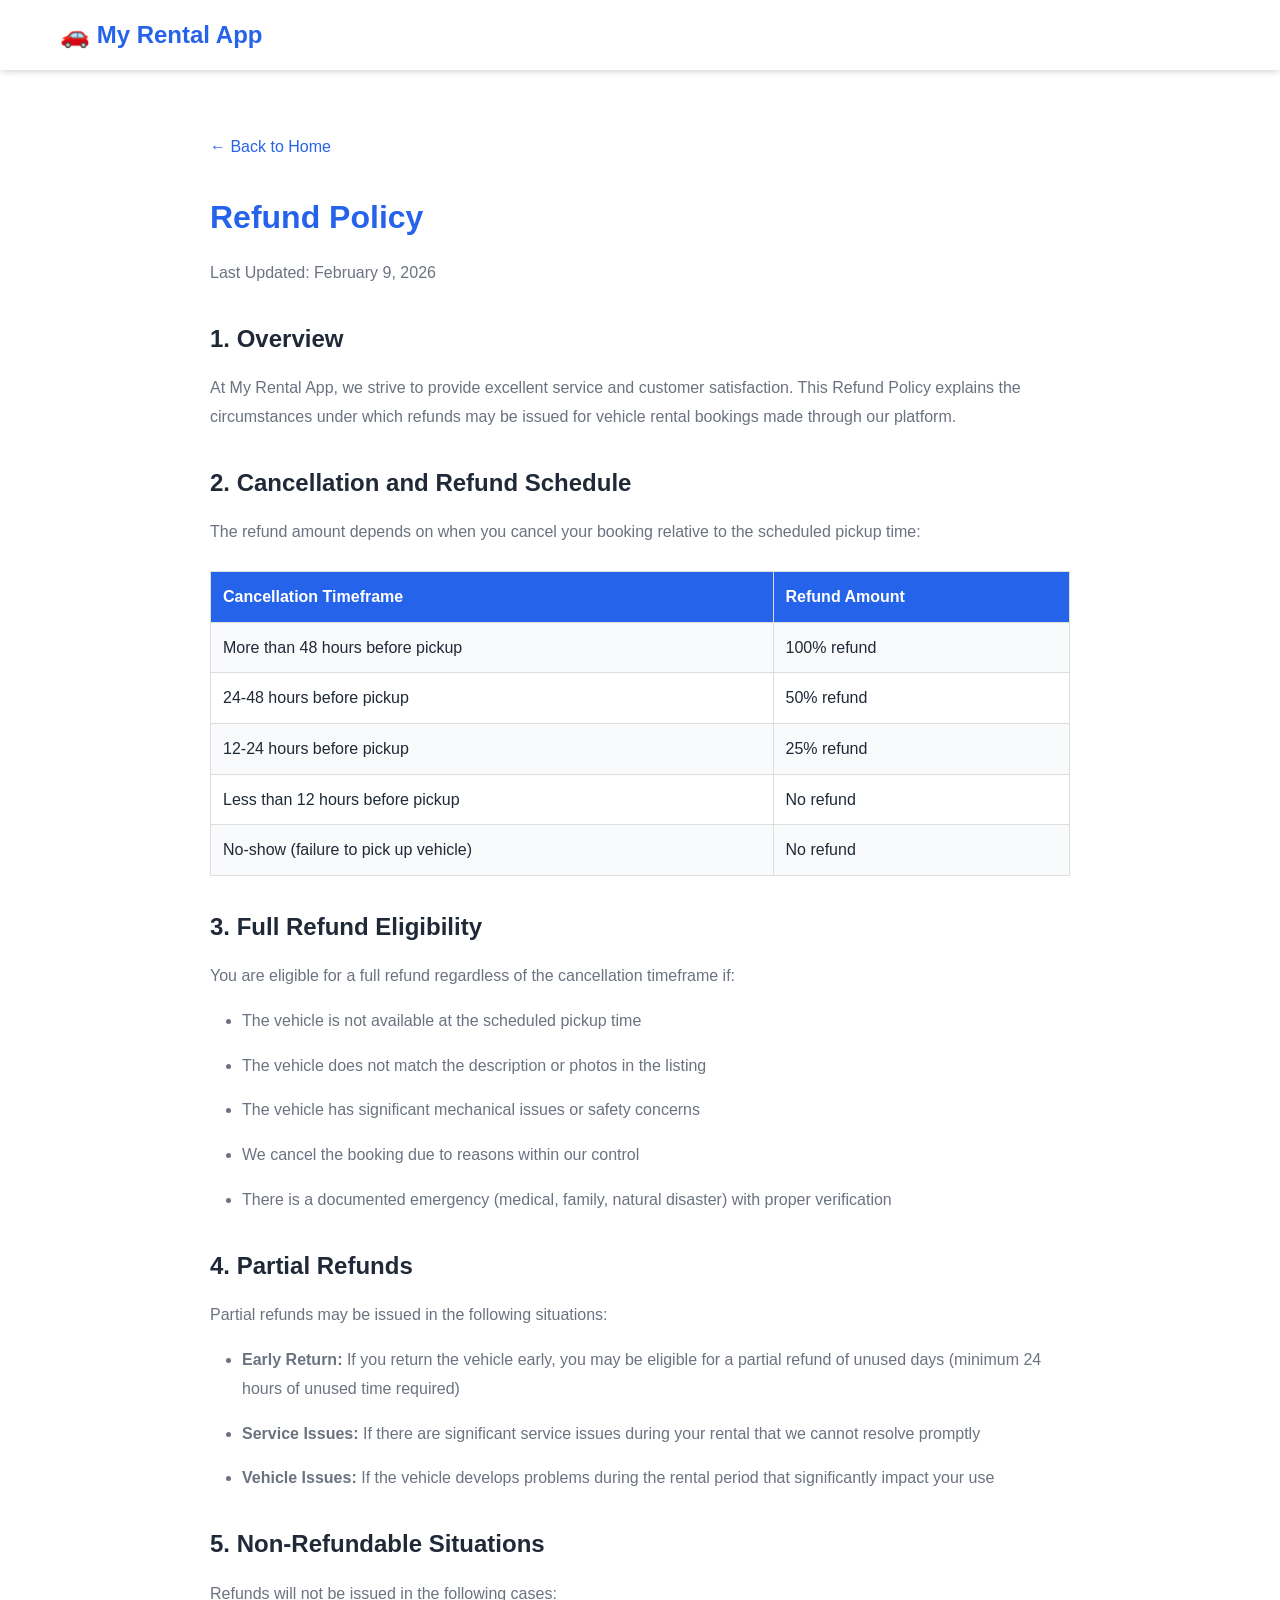
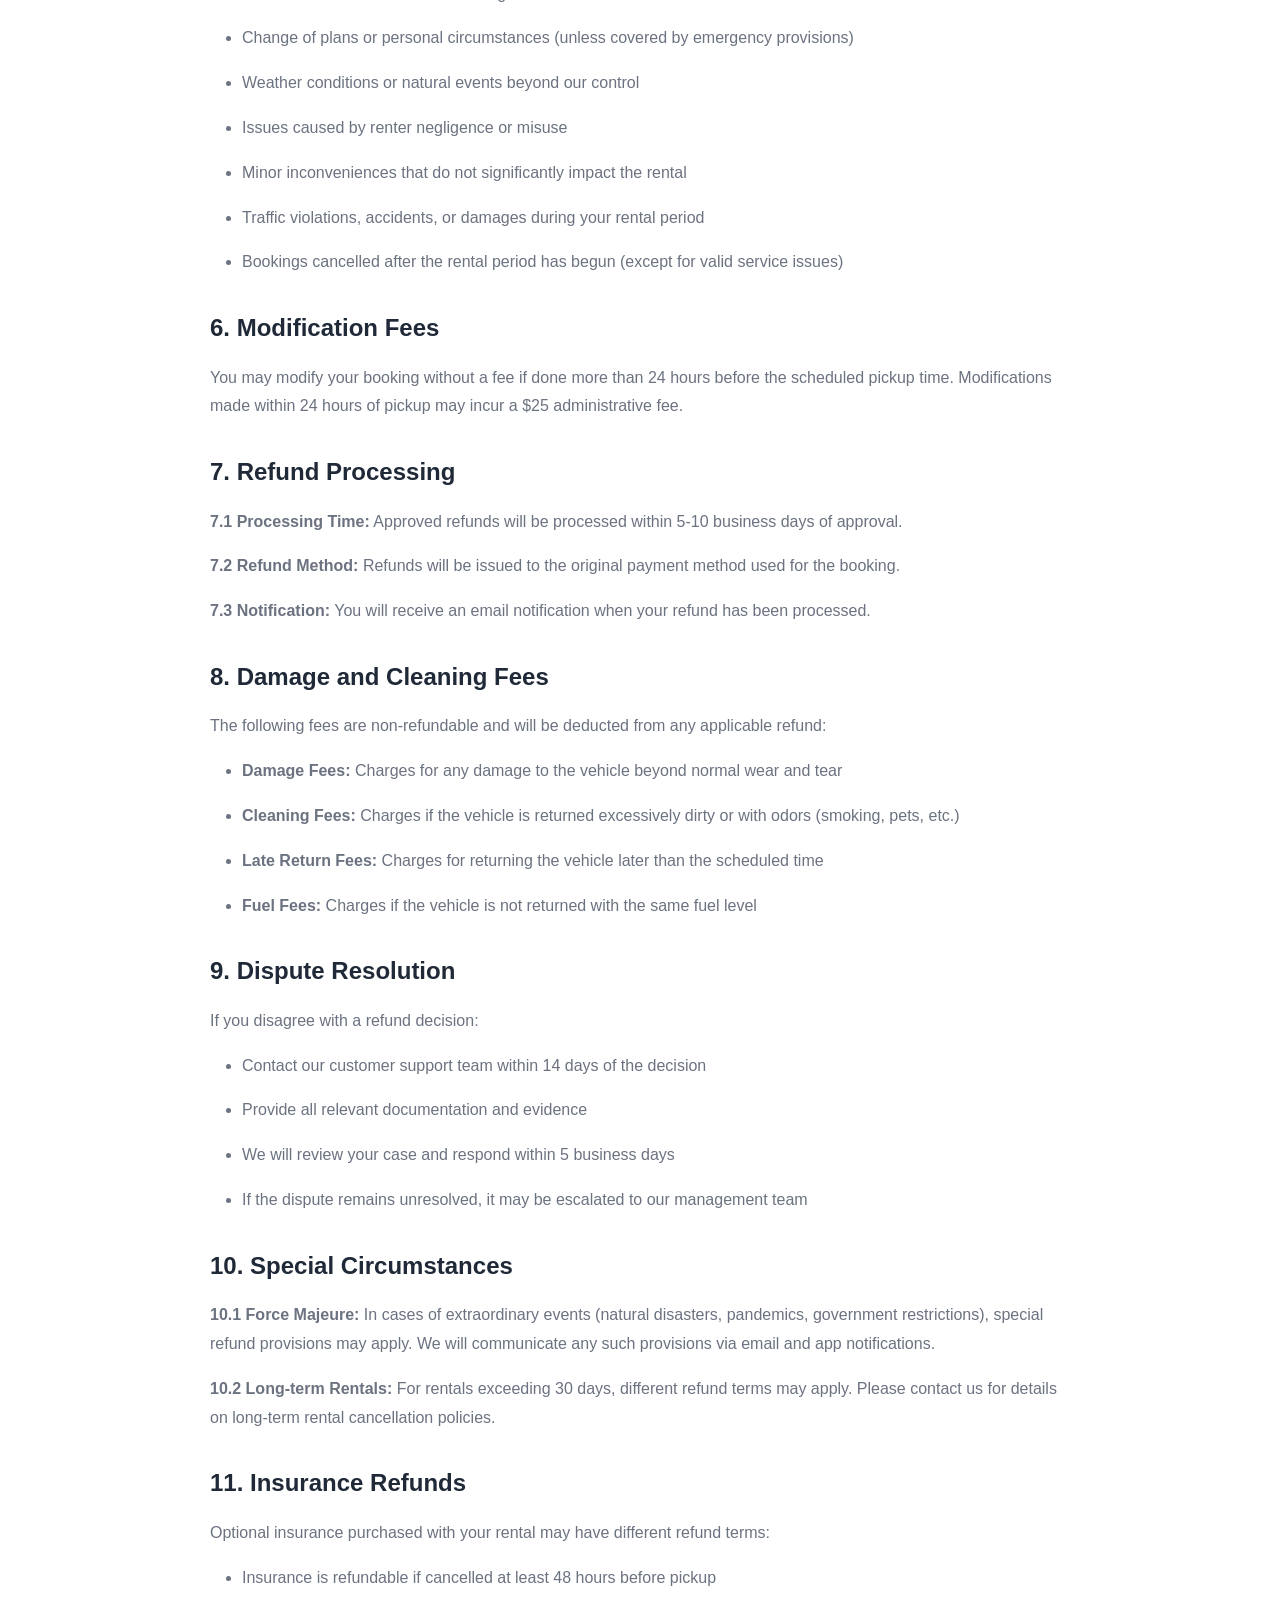
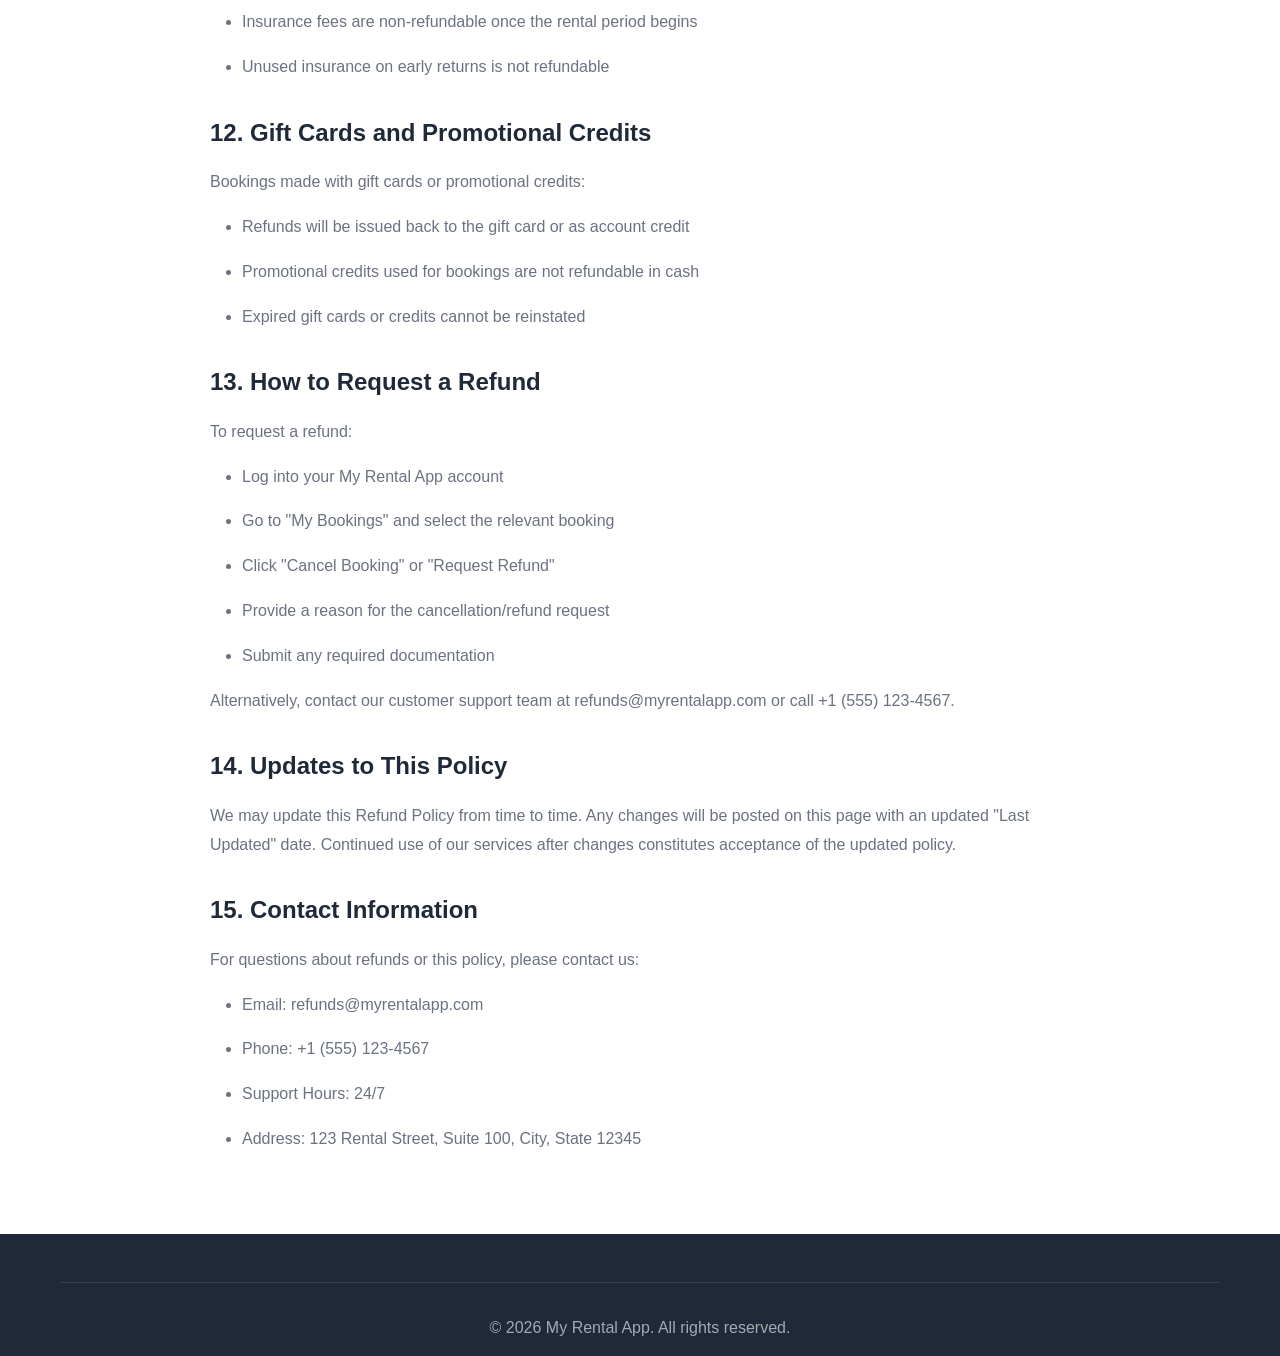
<file: refund-policy.html>
<!DOCTYPE html>
<html lang="en">
<head>
    <meta charset="UTF-8">
    <meta name="viewport" content="width=device-width, initial-scale=1.0">
    <title>Refund Policy - My Rental App</title>
    <link rel="stylesheet" href="styles.css">
    <style>
        .policy-page {
            max-width: 900px;
            margin: 0 auto;
            padding: 4rem 20px;
        }
        .policy-page h1 {
            color: var(--primary-color);
            margin-bottom: 1rem;
        }
        .policy-page .last-updated {
            color: var(--text-light);
            margin-bottom: 2rem;
        }
        .policy-page h2 {
            margin-top: 2rem;
            margin-bottom: 1rem;
            color: var(--text-dark);
        }
        .policy-page p, .policy-page li {
            color: var(--text-light);
            margin-bottom: 1rem;
            line-height: 1.8;
        }
        .policy-page ul {
            margin-left: 2rem;
        }
        .policy-page table {
            width: 100%;
            border-collapse: collapse;
            margin: 1.5rem 0;
        }
        .policy-page table th,
        .policy-page table td {
            border: 1px solid #ddd;
            padding: 12px;
            text-align: left;
        }
        .policy-page table th {
            background-color: var(--primary-color);
            color: white;
        }
        .policy-page table tr:nth-child(even) {
            background-color: var(--bg-light);
        }
        .back-link {
            display: inline-block;
            margin-bottom: 2rem;
            color: var(--primary-color);
            text-decoration: none;
            font-weight: 500;
        }
        .back-link:hover {
            text-decoration: underline;
        }
    </style>
</head>
<body>
    <nav class="navbar">
        <div class="container">
            <div class="nav-brand">
                <h1>🚗 My Rental App</h1>
            </div>
        </div>
    </nav>

    <div class="policy-page">
        <a href="index.html" class="back-link">← Back to Home</a>
        
        <h1>Refund Policy</h1>
        <p class="last-updated">Last Updated: February 9, 2026</p>

        <h2>1. Overview</h2>
        <p>At My Rental App, we strive to provide excellent service and customer satisfaction. This Refund Policy explains the circumstances under which refunds may be issued for vehicle rental bookings made through our platform.</p>

        <h2>2. Cancellation and Refund Schedule</h2>
        <p>The refund amount depends on when you cancel your booking relative to the scheduled pickup time:</p>

        <table>
            <tr>
                <th>Cancellation Timeframe</th>
                <th>Refund Amount</th>
            </tr>
            <tr>
                <td>More than 48 hours before pickup</td>
                <td>100% refund</td>
            </tr>
            <tr>
                <td>24-48 hours before pickup</td>
                <td>50% refund</td>
            </tr>
            <tr>
                <td>12-24 hours before pickup</td>
                <td>25% refund</td>
            </tr>
            <tr>
                <td>Less than 12 hours before pickup</td>
                <td>No refund</td>
            </tr>
            <tr>
                <td>No-show (failure to pick up vehicle)</td>
                <td>No refund</td>
            </tr>
        </table>

        <h2>3. Full Refund Eligibility</h2>
        <p>You are eligible for a full refund regardless of the cancellation timeframe if:</p>
        <ul>
            <li>The vehicle is not available at the scheduled pickup time</li>
            <li>The vehicle does not match the description or photos in the listing</li>
            <li>The vehicle has significant mechanical issues or safety concerns</li>
            <li>We cancel the booking due to reasons within our control</li>
            <li>There is a documented emergency (medical, family, natural disaster) with proper verification</li>
        </ul>

        <h2>4. Partial Refunds</h2>
        <p>Partial refunds may be issued in the following situations:</p>
        <ul>
            <li><strong>Early Return:</strong> If you return the vehicle early, you may be eligible for a partial refund of unused days (minimum 24 hours of unused time required)</li>
            <li><strong>Service Issues:</strong> If there are significant service issues during your rental that we cannot resolve promptly</li>
            <li><strong>Vehicle Issues:</strong> If the vehicle develops problems during the rental period that significantly impact your use</li>
        </ul>

        <h2>5. Non-Refundable Situations</h2>
        <p>Refunds will not be issued in the following cases:</p>
        <ul>
            <li>Change of plans or personal circumstances (unless covered by emergency provisions)</li>
            <li>Weather conditions or natural events beyond our control</li>
            <li>Issues caused by renter negligence or misuse</li>
            <li>Minor inconveniences that do not significantly impact the rental</li>
            <li>Traffic violations, accidents, or damages during your rental period</li>
            <li>Bookings cancelled after the rental period has begun (except for valid service issues)</li>
        </ul>

        <h2>6. Modification Fees</h2>
        <p>You may modify your booking without a fee if done more than 24 hours before the scheduled pickup time. Modifications made within 24 hours of pickup may incur a $25 administrative fee.</p>

        <h2>7. Refund Processing</h2>
        <p><strong>7.1 Processing Time:</strong> Approved refunds will be processed within 5-10 business days of approval.</p>
        
        <p><strong>7.2 Refund Method:</strong> Refunds will be issued to the original payment method used for the booking.</p>
        
        <p><strong>7.3 Notification:</strong> You will receive an email notification when your refund has been processed.</p>

        <h2>8. Damage and Cleaning Fees</h2>
        <p>The following fees are non-refundable and will be deducted from any applicable refund:</p>
        <ul>
            <li><strong>Damage Fees:</strong> Charges for any damage to the vehicle beyond normal wear and tear</li>
            <li><strong>Cleaning Fees:</strong> Charges if the vehicle is returned excessively dirty or with odors (smoking, pets, etc.)</li>
            <li><strong>Late Return Fees:</strong> Charges for returning the vehicle later than the scheduled time</li>
            <li><strong>Fuel Fees:</strong> Charges if the vehicle is not returned with the same fuel level</li>
        </ul>

        <h2>9. Dispute Resolution</h2>
        <p>If you disagree with a refund decision:</p>
        <ul>
            <li>Contact our customer support team within 14 days of the decision</li>
            <li>Provide all relevant documentation and evidence</li>
            <li>We will review your case and respond within 5 business days</li>
            <li>If the dispute remains unresolved, it may be escalated to our management team</li>
        </ul>

        <h2>10. Special Circumstances</h2>
        <p><strong>10.1 Force Majeure:</strong> In cases of extraordinary events (natural disasters, pandemics, government restrictions), special refund provisions may apply. We will communicate any such provisions via email and app notifications.</p>
        
        <p><strong>10.2 Long-term Rentals:</strong> For rentals exceeding 30 days, different refund terms may apply. Please contact us for details on long-term rental cancellation policies.</p>

        <h2>11. Insurance Refunds</h2>
        <p>Optional insurance purchased with your rental may have different refund terms:</p>
        <ul>
            <li>Insurance is refundable if cancelled at least 48 hours before pickup</li>
            <li>Insurance fees are non-refundable once the rental period begins</li>
            <li>Unused insurance on early returns is not refundable</li>
        </ul>

        <h2>12. Gift Cards and Promotional Credits</h2>
        <p>Bookings made with gift cards or promotional credits:</p>
        <ul>
            <li>Refunds will be issued back to the gift card or as account credit</li>
            <li>Promotional credits used for bookings are not refundable in cash</li>
            <li>Expired gift cards or credits cannot be reinstated</li>
        </ul>

        <h2>13. How to Request a Refund</h2>
        <p>To request a refund:</p>
        <ul>
            <li>Log into your My Rental App account</li>
            <li>Go to "My Bookings" and select the relevant booking</li>
            <li>Click "Cancel Booking" or "Request Refund"</li>
            <li>Provide a reason for the cancellation/refund request</li>
            <li>Submit any required documentation</li>
        </ul>
        <p>Alternatively, contact our customer support team at refunds@myrentalapp.com or call +1 (555) 123-4567.</p>

        <h2>14. Updates to This Policy</h2>
        <p>We may update this Refund Policy from time to time. Any changes will be posted on this page with an updated "Last Updated" date. Continued use of our services after changes constitutes acceptance of the updated policy.</p>

        <h2>15. Contact Information</h2>
        <p>For questions about refunds or this policy, please contact us:</p>
        <ul>
            <li>Email: refunds@myrentalapp.com</li>
            <li>Phone: +1 (555) 123-4567</li>
            <li>Support Hours: 24/7</li>
            <li>Address: 123 Rental Street, Suite 100, City, State 12345</li>
        </ul>
    </div>

    <footer class="footer">
        <div class="container">
            <div class="footer-bottom">
                <p>&copy; 2026 My Rental App. All rights reserved.</p>
            </div>
        </div>
    </footer>
</body>
</html>
</file>
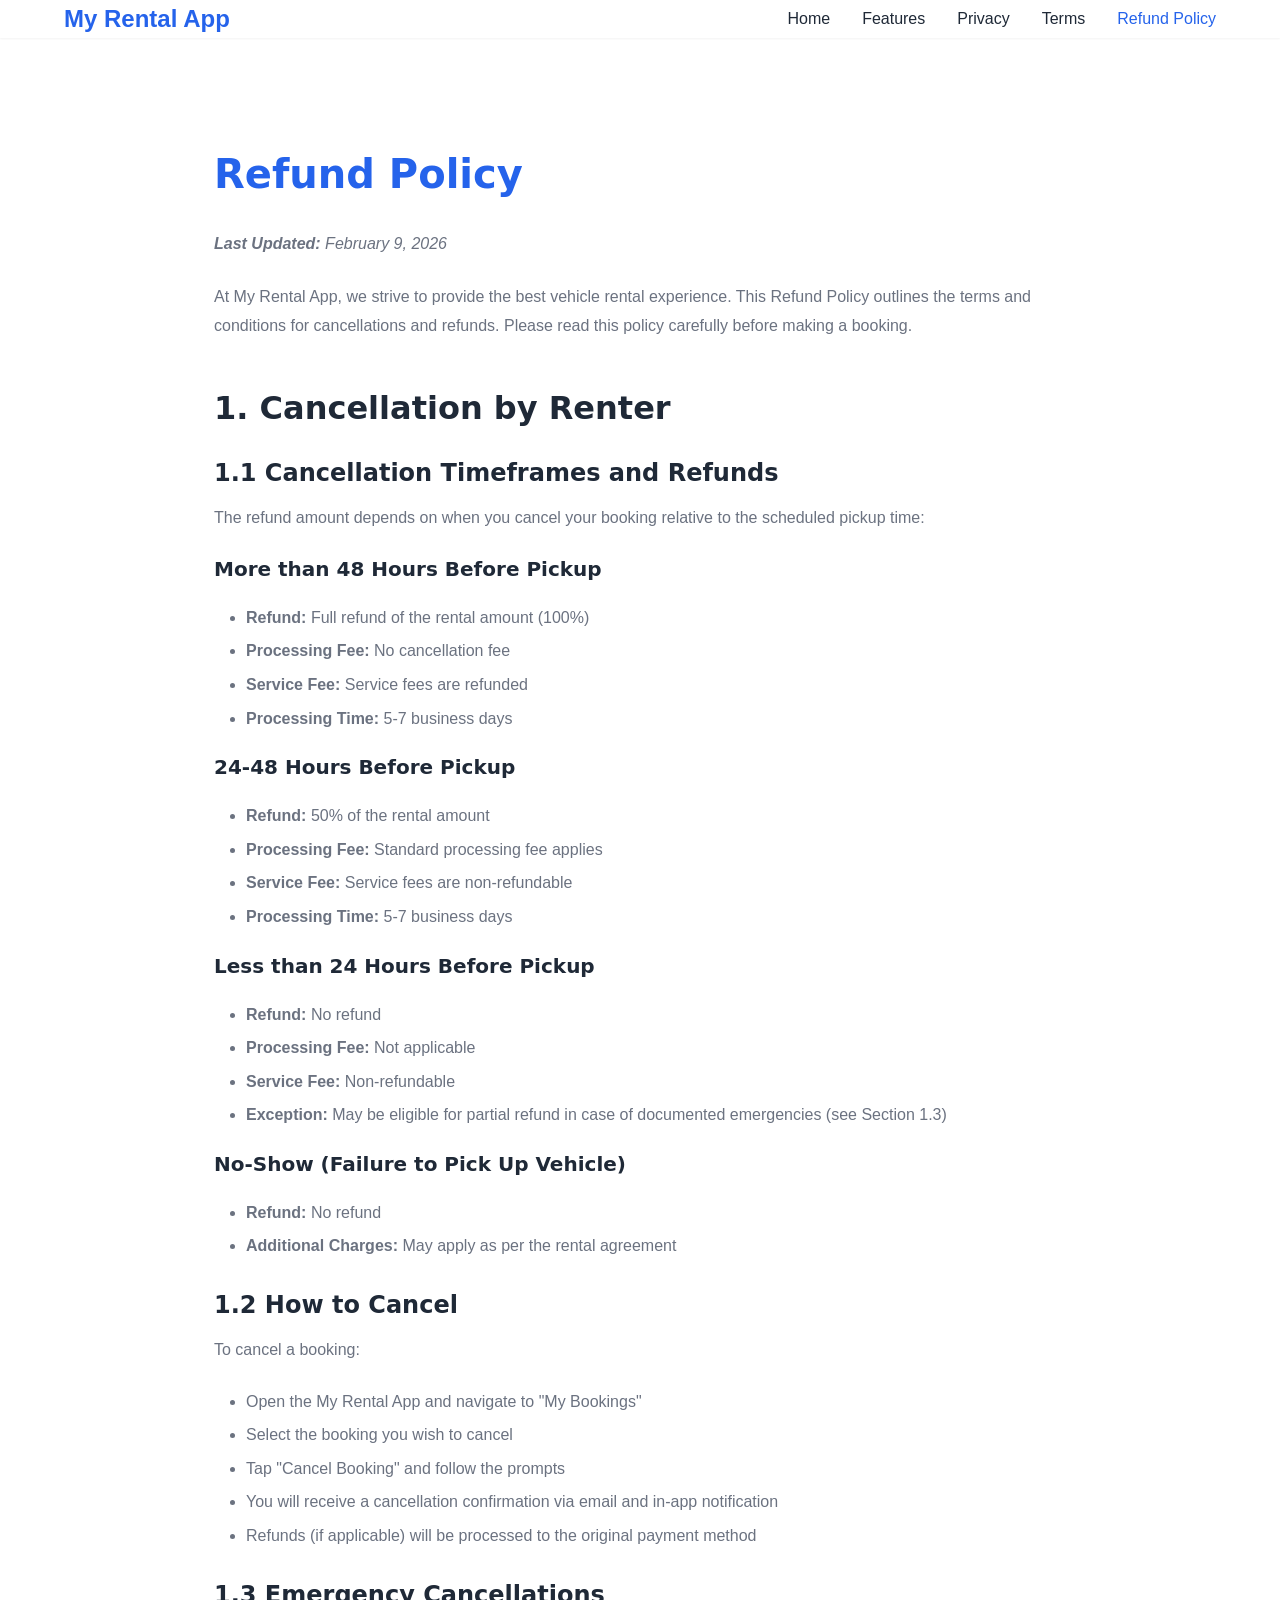
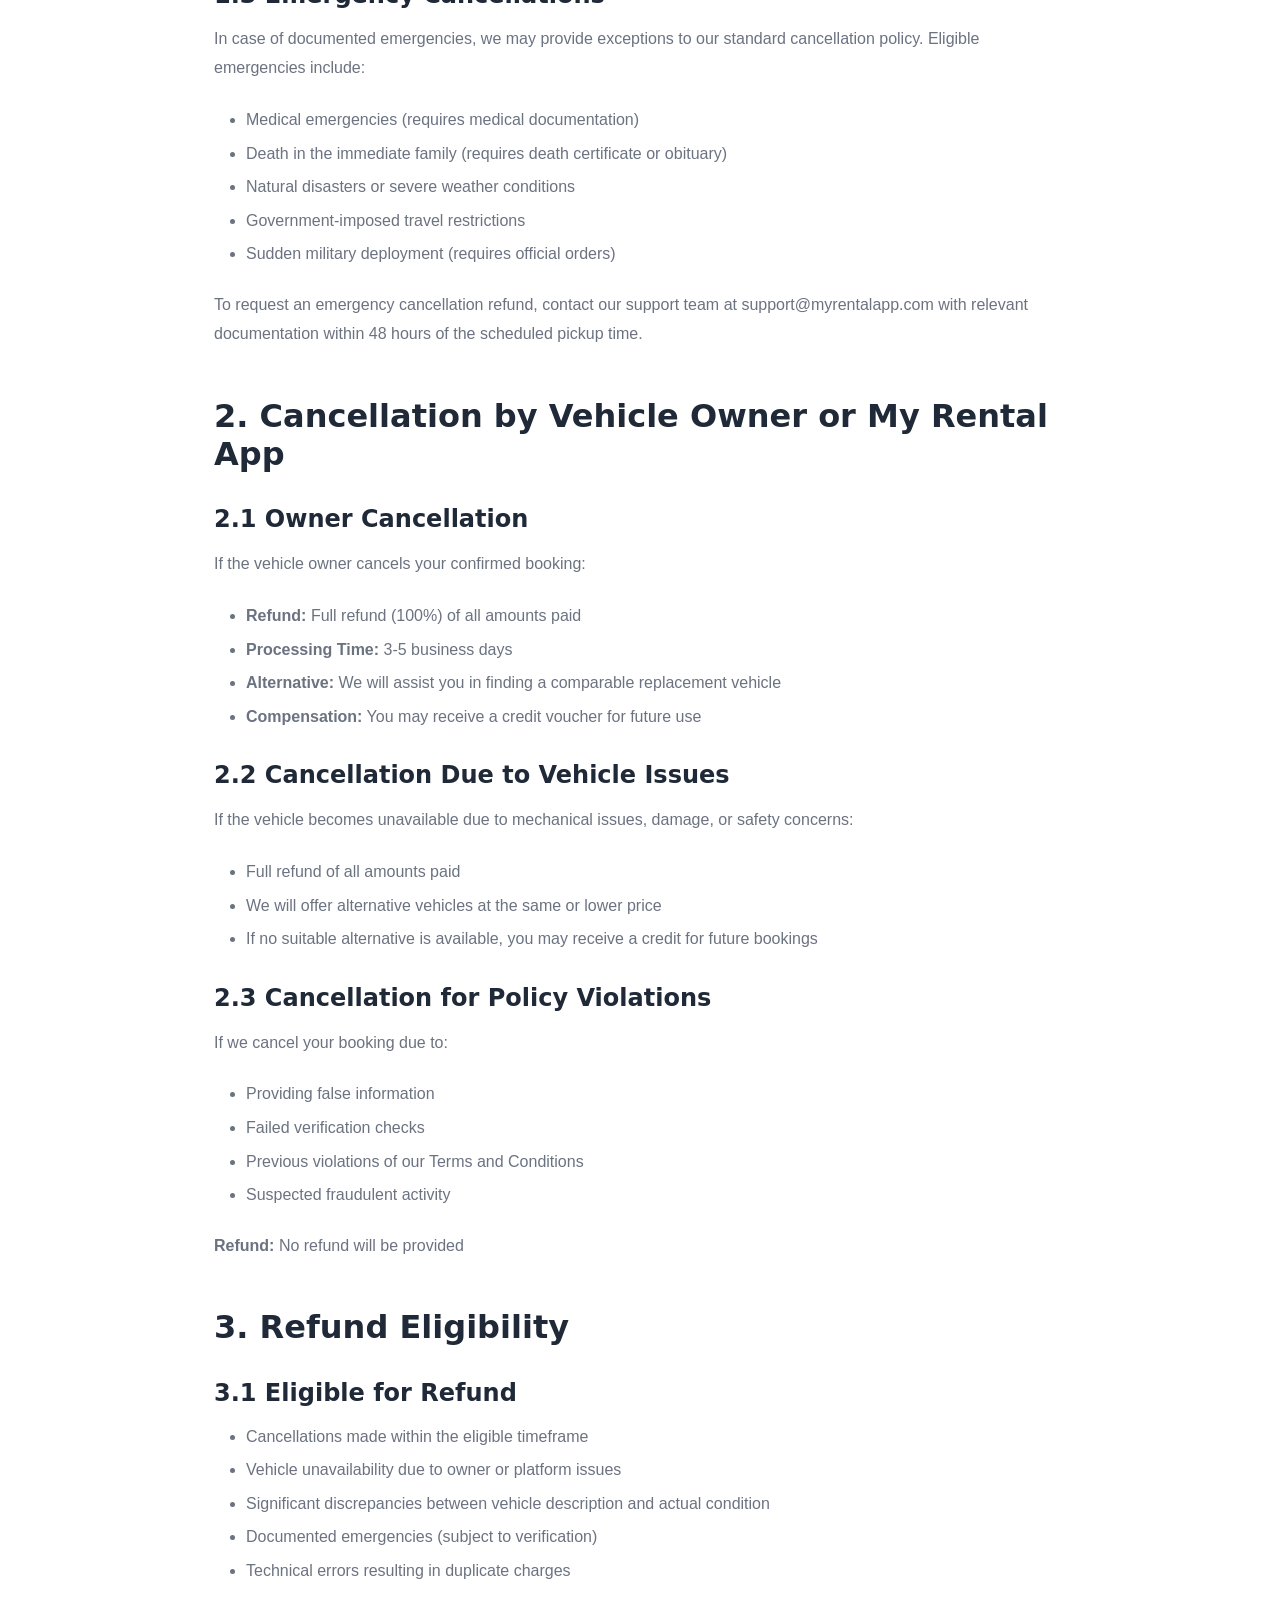
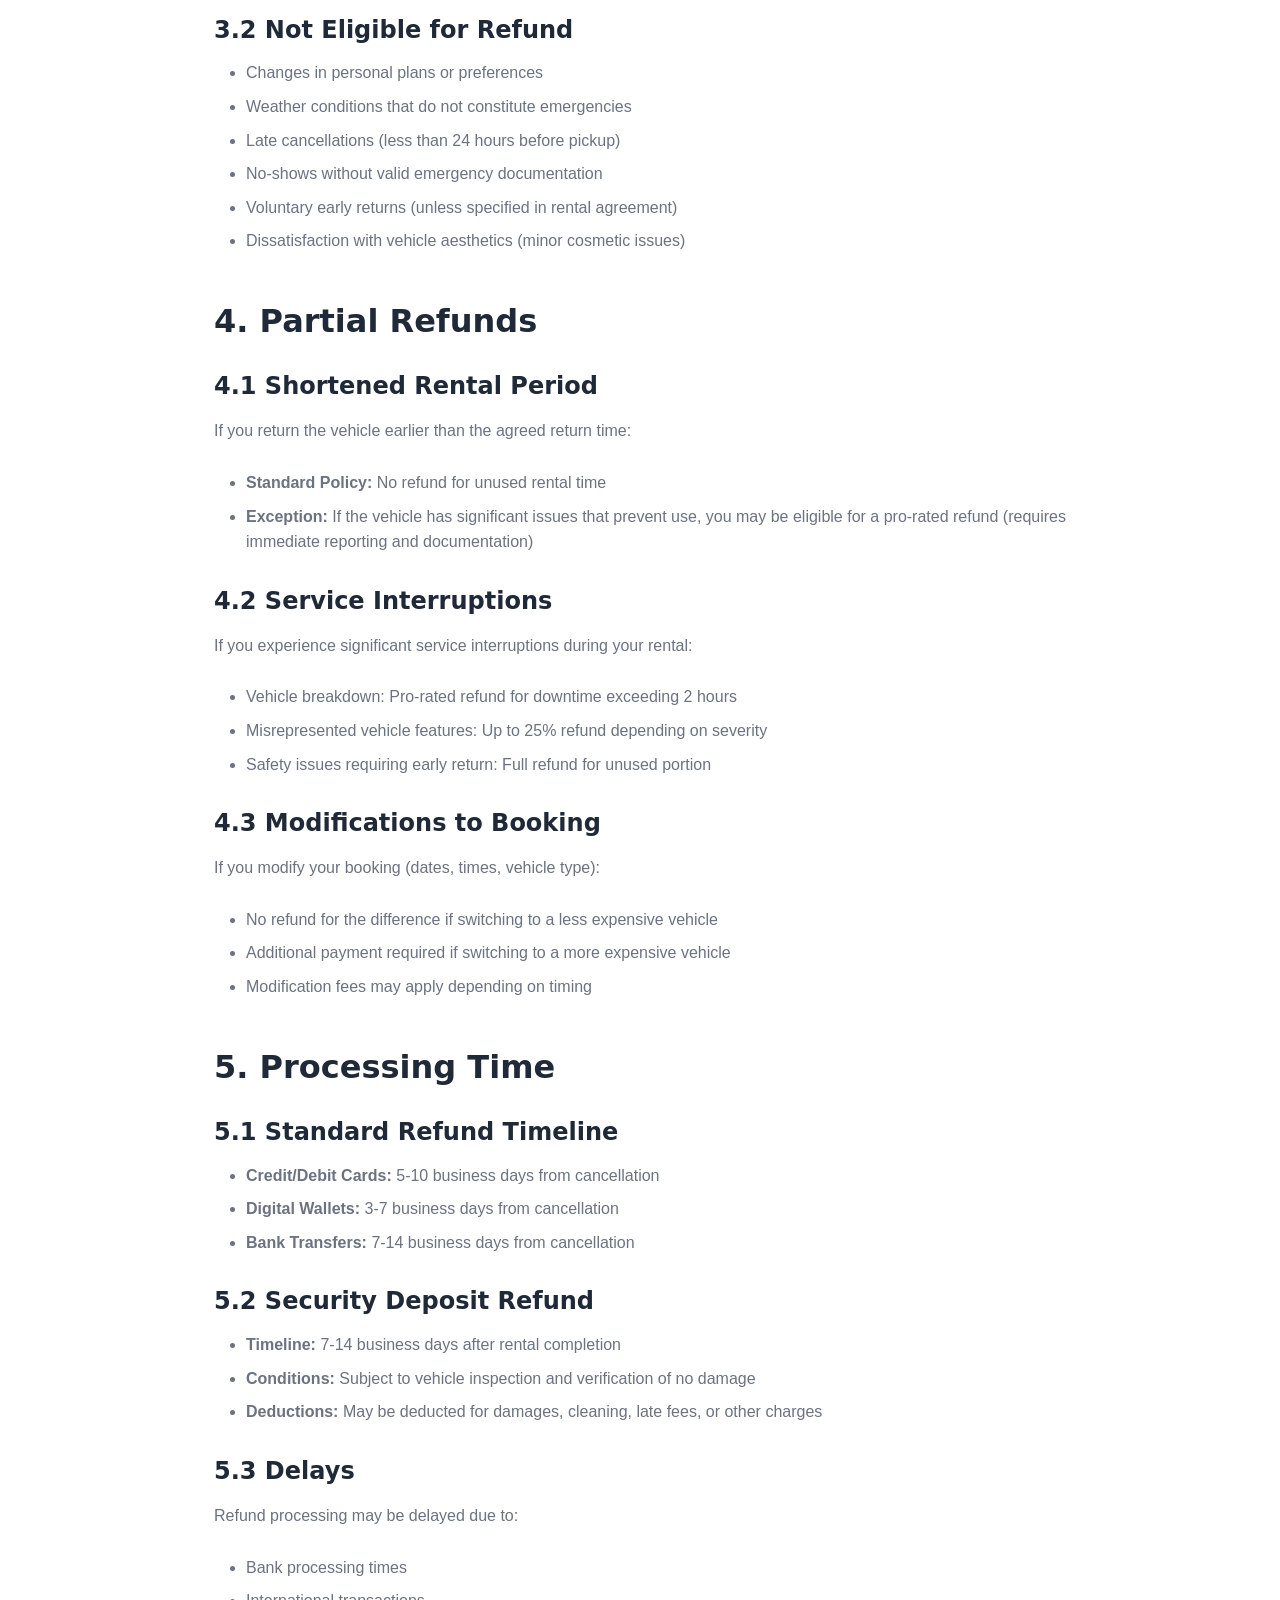
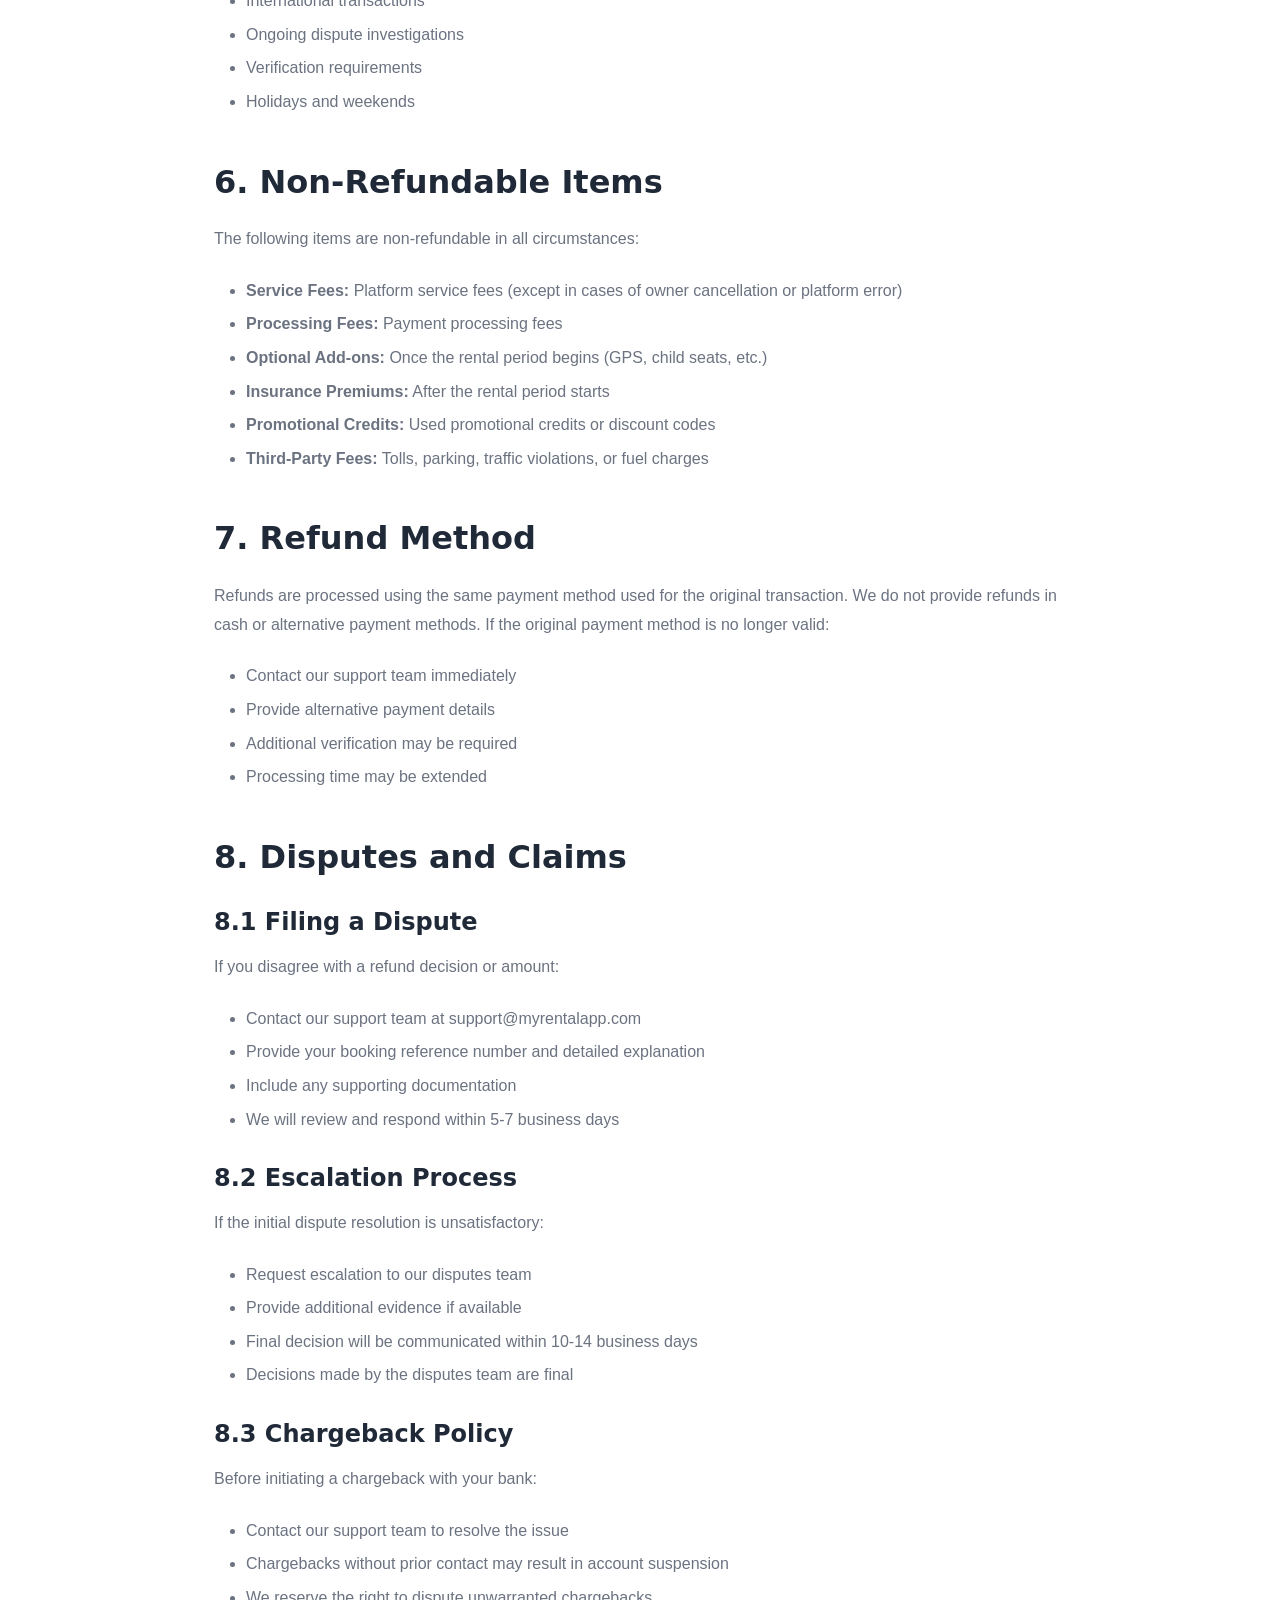
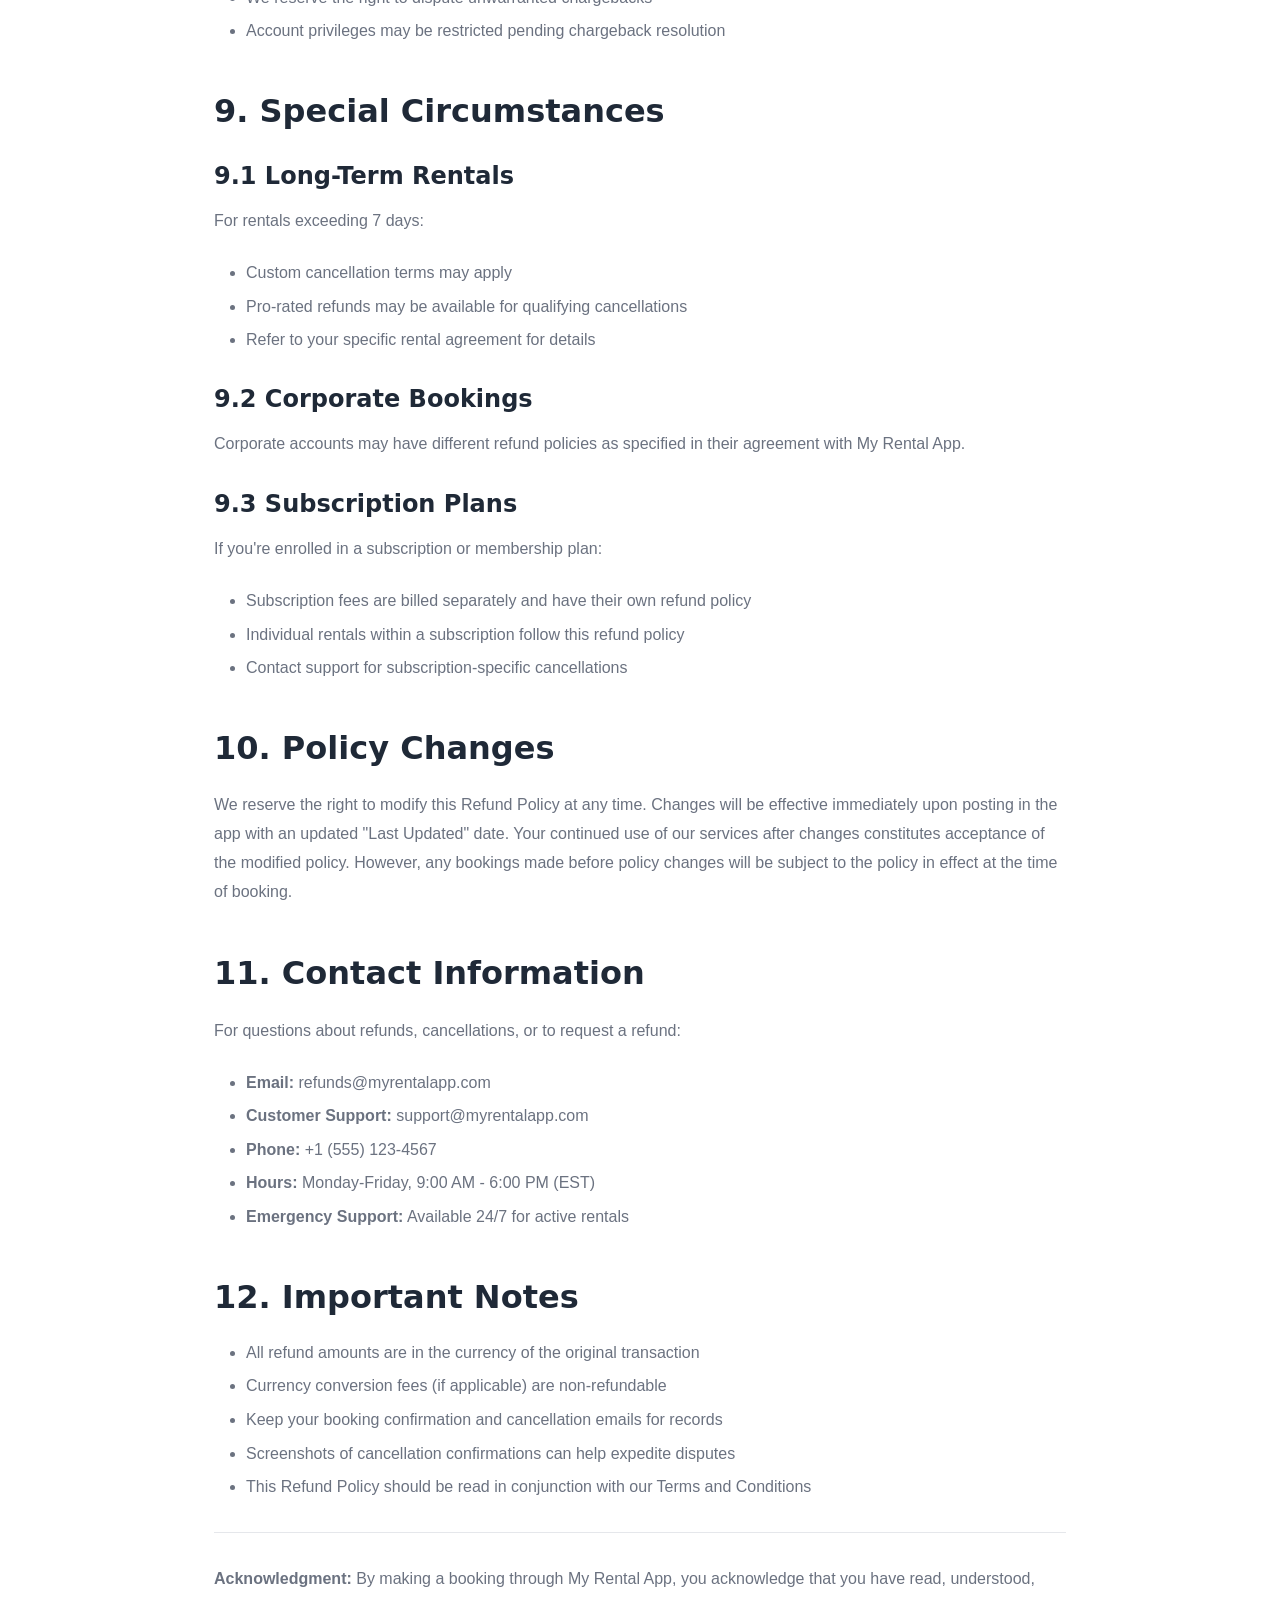
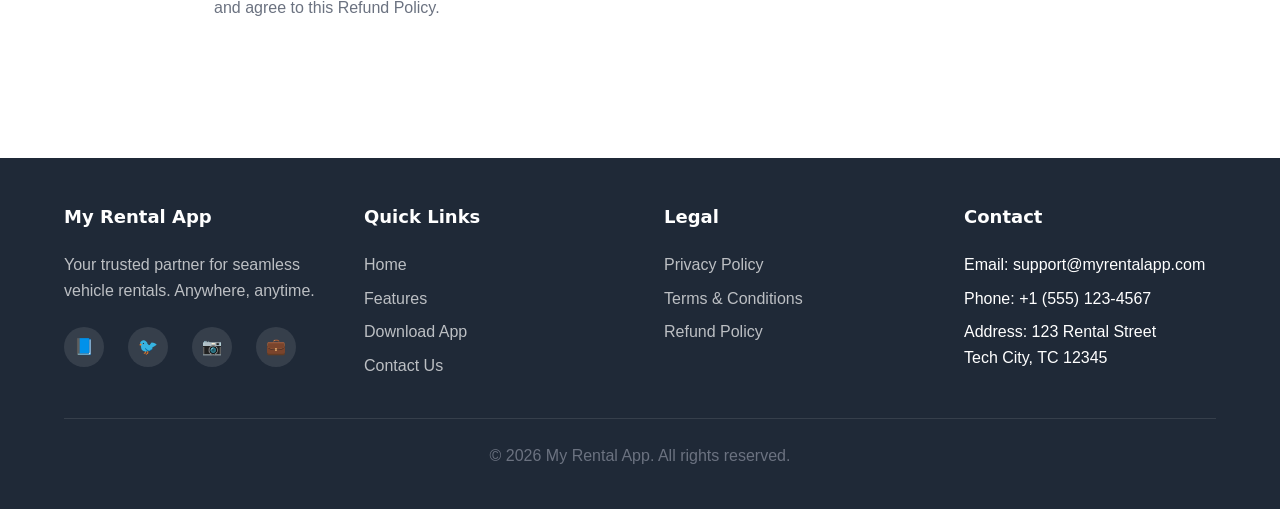
<file: refund.html>
<!DOCTYPE html>
<html lang="en">
<head>
    <meta charset="UTF-8">
    <meta name="viewport" content="width=device-width, initial-scale=1.0">
    <meta name="description" content="Refund Policy for My Rental App - Learn about our cancellation and refund terms">
    <title>Refund Policy - My Rental App</title>
    <link rel="stylesheet" href="css/style.css">
</head>
<body>
    <!-- Header & Navigation -->
    <header>
        <nav class="container">
            <div class="logo">My Rental App</div>
            <button class="mobile-menu-toggle" aria-label="Toggle menu" onclick="toggleMenu()">☰</button>
            <ul class="nav-links" id="navLinks">
                <li><a href="index.html">Home</a></li>
                <li><a href="features.html">Features</a></li>
                <li><a href="privacy.html">Privacy</a></li>
                <li><a href="terms.html">Terms</a></li>
                <li><a href="refund.html" class="active">Refund Policy</a></li>
            </ul>
        </nav>
    </header>

    <!-- Refund Policy Content -->
    <section>
        <div class="policy-content">
            <h1>Refund Policy</h1>
            <p class="last-updated"><strong>Last Updated:</strong> February 9, 2026</p>

            <p>At My Rental App, we strive to provide the best vehicle rental experience. This Refund Policy outlines the terms and conditions for cancellations and refunds. Please read this policy carefully before making a booking.</p>

            <h2>1. Cancellation by Renter</h2>

            <h3>1.1 Cancellation Timeframes and Refunds</h3>
            <p>The refund amount depends on when you cancel your booking relative to the scheduled pickup time:</p>

            <h4>More than 48 Hours Before Pickup</h4>
            <ul>
                <li><strong>Refund:</strong> Full refund of the rental amount (100%)</li>
                <li><strong>Processing Fee:</strong> No cancellation fee</li>
                <li><strong>Service Fee:</strong> Service fees are refunded</li>
                <li><strong>Processing Time:</strong> 5-7 business days</li>
            </ul>

            <h4>24-48 Hours Before Pickup</h4>
            <ul>
                <li><strong>Refund:</strong> 50% of the rental amount</li>
                <li><strong>Processing Fee:</strong> Standard processing fee applies</li>
                <li><strong>Service Fee:</strong> Service fees are non-refundable</li>
                <li><strong>Processing Time:</strong> 5-7 business days</li>
            </ul>

            <h4>Less than 24 Hours Before Pickup</h4>
            <ul>
                <li><strong>Refund:</strong> No refund</li>
                <li><strong>Processing Fee:</strong> Not applicable</li>
                <li><strong>Service Fee:</strong> Non-refundable</li>
                <li><strong>Exception:</strong> May be eligible for partial refund in case of documented emergencies (see Section 1.3)</li>
            </ul>

            <h4>No-Show (Failure to Pick Up Vehicle)</h4>
            <ul>
                <li><strong>Refund:</strong> No refund</li>
                <li><strong>Additional Charges:</strong> May apply as per the rental agreement</li>
            </ul>

            <h3>1.2 How to Cancel</h3>
            <p>To cancel a booking:</p>
            <ul>
                <li>Open the My Rental App and navigate to "My Bookings"</li>
                <li>Select the booking you wish to cancel</li>
                <li>Tap "Cancel Booking" and follow the prompts</li>
                <li>You will receive a cancellation confirmation via email and in-app notification</li>
                <li>Refunds (if applicable) will be processed to the original payment method</li>
            </ul>

            <h3>1.3 Emergency Cancellations</h3>
            <p>In case of documented emergencies, we may provide exceptions to our standard cancellation policy. Eligible emergencies include:</p>
            <ul>
                <li>Medical emergencies (requires medical documentation)</li>
                <li>Death in the immediate family (requires death certificate or obituary)</li>
                <li>Natural disasters or severe weather conditions</li>
                <li>Government-imposed travel restrictions</li>
                <li>Sudden military deployment (requires official orders)</li>
            </ul>
            <p>To request an emergency cancellation refund, contact our support team at support@myrentalapp.com with relevant documentation within 48 hours of the scheduled pickup time.</p>

            <h2>2. Cancellation by Vehicle Owner or My Rental App</h2>

            <h3>2.1 Owner Cancellation</h3>
            <p>If the vehicle owner cancels your confirmed booking:</p>
            <ul>
                <li><strong>Refund:</strong> Full refund (100%) of all amounts paid</li>
                <li><strong>Processing Time:</strong> 3-5 business days</li>
                <li><strong>Alternative:</strong> We will assist you in finding a comparable replacement vehicle</li>
                <li><strong>Compensation:</strong> You may receive a credit voucher for future use</li>
            </ul>

            <h3>2.2 Cancellation Due to Vehicle Issues</h3>
            <p>If the vehicle becomes unavailable due to mechanical issues, damage, or safety concerns:</p>
            <ul>
                <li>Full refund of all amounts paid</li>
                <li>We will offer alternative vehicles at the same or lower price</li>
                <li>If no suitable alternative is available, you may receive a credit for future bookings</li>
            </ul>

            <h3>2.3 Cancellation for Policy Violations</h3>
            <p>If we cancel your booking due to:</p>
            <ul>
                <li>Providing false information</li>
                <li>Failed verification checks</li>
                <li>Previous violations of our Terms and Conditions</li>
                <li>Suspected fraudulent activity</li>
            </ul>
            <p><strong>Refund:</strong> No refund will be provided</p>

            <h2>3. Refund Eligibility</h2>

            <h3>3.1 Eligible for Refund</h3>
            <ul>
                <li>Cancellations made within the eligible timeframe</li>
                <li>Vehicle unavailability due to owner or platform issues</li>
                <li>Significant discrepancies between vehicle description and actual condition</li>
                <li>Documented emergencies (subject to verification)</li>
                <li>Technical errors resulting in duplicate charges</li>
            </ul>

            <h3>3.2 Not Eligible for Refund</h3>
            <ul>
                <li>Changes in personal plans or preferences</li>
                <li>Weather conditions that do not constitute emergencies</li>
                <li>Late cancellations (less than 24 hours before pickup)</li>
                <li>No-shows without valid emergency documentation</li>
                <li>Voluntary early returns (unless specified in rental agreement)</li>
                <li>Dissatisfaction with vehicle aesthetics (minor cosmetic issues)</li>
            </ul>

            <h2>4. Partial Refunds</h2>

            <h3>4.1 Shortened Rental Period</h3>
            <p>If you return the vehicle earlier than the agreed return time:</p>
            <ul>
                <li><strong>Standard Policy:</strong> No refund for unused rental time</li>
                <li><strong>Exception:</strong> If the vehicle has significant issues that prevent use, you may be eligible for a pro-rated refund (requires immediate reporting and documentation)</li>
            </ul>

            <h3>4.2 Service Interruptions</h3>
            <p>If you experience significant service interruptions during your rental:</p>
            <ul>
                <li>Vehicle breakdown: Pro-rated refund for downtime exceeding 2 hours</li>
                <li>Misrepresented vehicle features: Up to 25% refund depending on severity</li>
                <li>Safety issues requiring early return: Full refund for unused portion</li>
            </ul>

            <h3>4.3 Modifications to Booking</h3>
            <p>If you modify your booking (dates, times, vehicle type):</p>
            <ul>
                <li>No refund for the difference if switching to a less expensive vehicle</li>
                <li>Additional payment required if switching to a more expensive vehicle</li>
                <li>Modification fees may apply depending on timing</li>
            </ul>

            <h2>5. Processing Time</h2>

            <h3>5.1 Standard Refund Timeline</h3>
            <ul>
                <li><strong>Credit/Debit Cards:</strong> 5-10 business days from cancellation</li>
                <li><strong>Digital Wallets:</strong> 3-7 business days from cancellation</li>
                <li><strong>Bank Transfers:</strong> 7-14 business days from cancellation</li>
            </ul>

            <h3>5.2 Security Deposit Refund</h3>
            <ul>
                <li><strong>Timeline:</strong> 7-14 business days after rental completion</li>
                <li><strong>Conditions:</strong> Subject to vehicle inspection and verification of no damage</li>
                <li><strong>Deductions:</strong> May be deducted for damages, cleaning, late fees, or other charges</li>
            </ul>

            <h3>5.3 Delays</h3>
            <p>Refund processing may be delayed due to:</p>
            <ul>
                <li>Bank processing times</li>
                <li>International transactions</li>
                <li>Ongoing dispute investigations</li>
                <li>Verification requirements</li>
                <li>Holidays and weekends</li>
            </ul>

            <h2>6. Non-Refundable Items</h2>
            <p>The following items are non-refundable in all circumstances:</p>
            <ul>
                <li><strong>Service Fees:</strong> Platform service fees (except in cases of owner cancellation or platform error)</li>
                <li><strong>Processing Fees:</strong> Payment processing fees</li>
                <li><strong>Optional Add-ons:</strong> Once the rental period begins (GPS, child seats, etc.)</li>
                <li><strong>Insurance Premiums:</strong> After the rental period starts</li>
                <li><strong>Promotional Credits:</strong> Used promotional credits or discount codes</li>
                <li><strong>Third-Party Fees:</strong> Tolls, parking, traffic violations, or fuel charges</li>
            </ul>

            <h2>7. Refund Method</h2>
            <p>Refunds are processed using the same payment method used for the original transaction. We do not provide refunds in cash or alternative payment methods. If the original payment method is no longer valid:</p>
            <ul>
                <li>Contact our support team immediately</li>
                <li>Provide alternative payment details</li>
                <li>Additional verification may be required</li>
                <li>Processing time may be extended</li>
            </ul>

            <h2>8. Disputes and Claims</h2>

            <h3>8.1 Filing a Dispute</h3>
            <p>If you disagree with a refund decision or amount:</p>
            <ul>
                <li>Contact our support team at support@myrentalapp.com</li>
                <li>Provide your booking reference number and detailed explanation</li>
                <li>Include any supporting documentation</li>
                <li>We will review and respond within 5-7 business days</li>
            </ul>

            <h3>8.2 Escalation Process</h3>
            <p>If the initial dispute resolution is unsatisfactory:</p>
            <ul>
                <li>Request escalation to our disputes team</li>
                <li>Provide additional evidence if available</li>
                <li>Final decision will be communicated within 10-14 business days</li>
                <li>Decisions made by the disputes team are final</li>
            </ul>

            <h3>8.3 Chargeback Policy</h3>
            <p>Before initiating a chargeback with your bank:</p>
            <ul>
                <li>Contact our support team to resolve the issue</li>
                <li>Chargebacks without prior contact may result in account suspension</li>
                <li>We reserve the right to dispute unwarranted chargebacks</li>
                <li>Account privileges may be restricted pending chargeback resolution</li>
            </ul>

            <h2>9. Special Circumstances</h2>

            <h3>9.1 Long-Term Rentals</h3>
            <p>For rentals exceeding 7 days:</p>
            <ul>
                <li>Custom cancellation terms may apply</li>
                <li>Pro-rated refunds may be available for qualifying cancellations</li>
                <li>Refer to your specific rental agreement for details</li>
            </ul>

            <h3>9.2 Corporate Bookings</h3>
            <p>Corporate accounts may have different refund policies as specified in their agreement with My Rental App.</p>

            <h3>9.3 Subscription Plans</h3>
            <p>If you're enrolled in a subscription or membership plan:</p>
            <ul>
                <li>Subscription fees are billed separately and have their own refund policy</li>
                <li>Individual rentals within a subscription follow this refund policy</li>
                <li>Contact support for subscription-specific cancellations</li>
            </ul>

            <h2>10. Policy Changes</h2>
            <p>We reserve the right to modify this Refund Policy at any time. Changes will be effective immediately upon posting in the app with an updated "Last Updated" date. Your continued use of our services after changes constitutes acceptance of the modified policy. However, any bookings made before policy changes will be subject to the policy in effect at the time of booking.</p>

            <h2>11. Contact Information</h2>
            <p>For questions about refunds, cancellations, or to request a refund:</p>
            <ul>
                <li><strong>Email:</strong> refunds@myrentalapp.com</li>
                <li><strong>Customer Support:</strong> support@myrentalapp.com</li>
                <li><strong>Phone:</strong> +1 (555) 123-4567</li>
                <li><strong>Hours:</strong> Monday-Friday, 9:00 AM - 6:00 PM (EST)</li>
                <li><strong>Emergency Support:</strong> Available 24/7 for active rentals</li>
            </ul>

            <h2>12. Important Notes</h2>
            <ul>
                <li>All refund amounts are in the currency of the original transaction</li>
                <li>Currency conversion fees (if applicable) are non-refundable</li>
                <li>Keep your booking confirmation and cancellation emails for records</li>
                <li>Screenshots of cancellation confirmations can help expedite disputes</li>
                <li>This Refund Policy should be read in conjunction with our Terms and Conditions</li>
            </ul>

            <p style="margin-top: 2rem; padding-top: 2rem; border-top: 1px solid var(--border-color);">
                <strong>Acknowledgment:</strong> By making a booking through My Rental App, you acknowledge that you have read, understood, and agree to this Refund Policy.
            </p>
        </div>
    </section>

    <!-- Footer -->
    <footer>
        <div class="container">
            <div class="footer-content">
                <div class="footer-section">
                    <h3>My Rental App</h3>
                    <p style="color: rgba(255, 255, 255, 0.7);">Your trusted partner for seamless vehicle rentals. Anywhere, anytime.</p>
                    <div class="social-links">
                        <a href="#" aria-label="Facebook">📘</a>
                        <a href="#" aria-label="Twitter">🐦</a>
                        <a href="#" aria-label="Instagram">📷</a>
                        <a href="#" aria-label="LinkedIn">💼</a>
                    </div>
                </div>
                <div class="footer-section">
                    <h3>Quick Links</h3>
                    <ul class="footer-links">
                        <li><a href="index.html">Home</a></li>
                        <li><a href="features.html">Features</a></li>
                        <li><a href="#download">Download App</a></li>
                        <li><a href="#contact">Contact Us</a></li>
                    </ul>
                </div>
                <div class="footer-section">
                    <h3>Legal</h3>
                    <ul class="footer-links">
                        <li><a href="privacy.html">Privacy Policy</a></li>
                        <li><a href="terms.html">Terms & Conditions</a></li>
                        <li><a href="refund.html">Refund Policy</a></li>
                    </ul>
                </div>
                <div class="footer-section">
                    <h3>Contact</h3>
                    <ul class="footer-links">
                        <li>Email: support@myrentalapp.com</li>
                        <li>Phone: +1 (555) 123-4567</li>
                        <li>Address: 123 Rental Street<br>Tech City, TC 12345</li>
                    </ul>
                </div>
            </div>
            <div class="footer-bottom">
                <p>&copy; 2026 My Rental App. All rights reserved.</p>
            </div>
        </div>
    </footer>

    <!-- Mobile Menu Script -->
    <script>
        function toggleMenu() {
            const navLinks = document.getElementById('navLinks');
            navLinks.classList.toggle('active');
        }
        
        // Close menu when clicking on a link
        document.querySelectorAll('.nav-links a').forEach(link => {
            link.addEventListener('click', () => {
                document.getElementById('navLinks').classList.remove('active');
            });
        });
    </script>
</body>
</html>
</file>
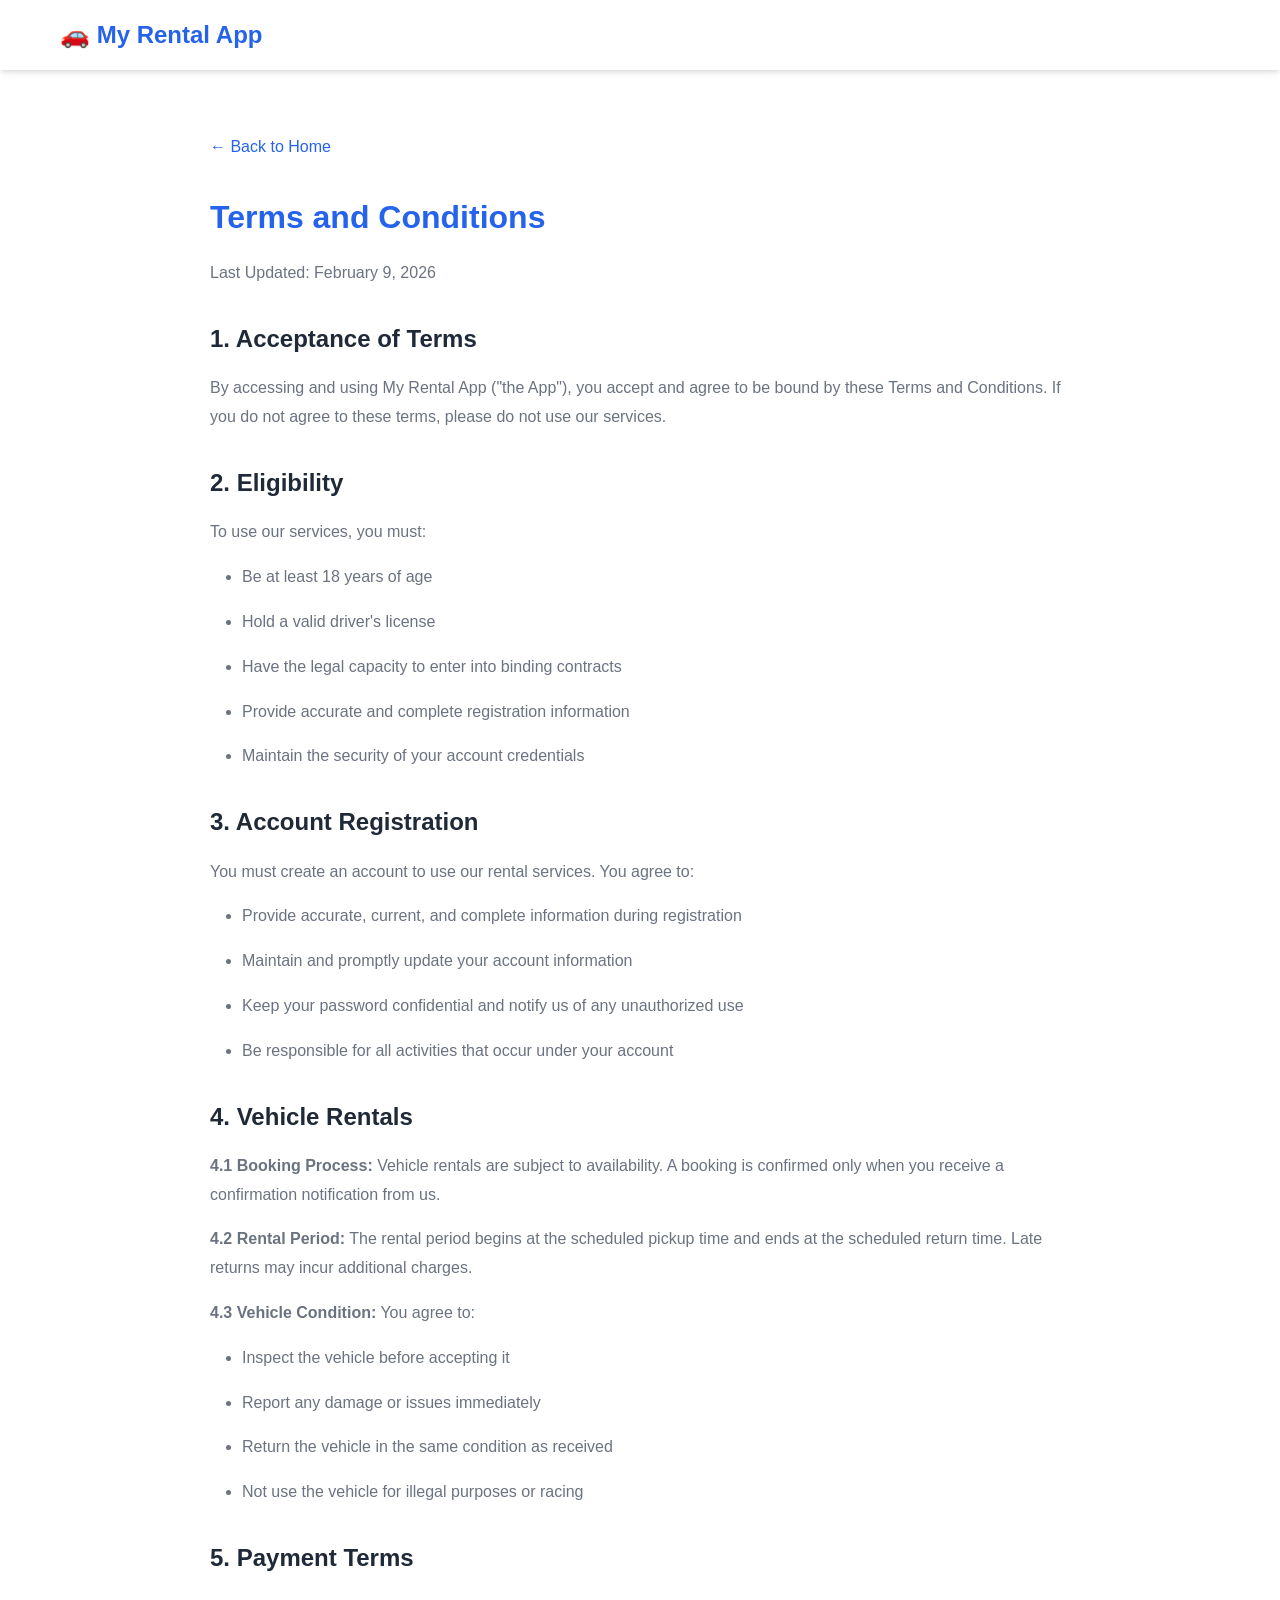
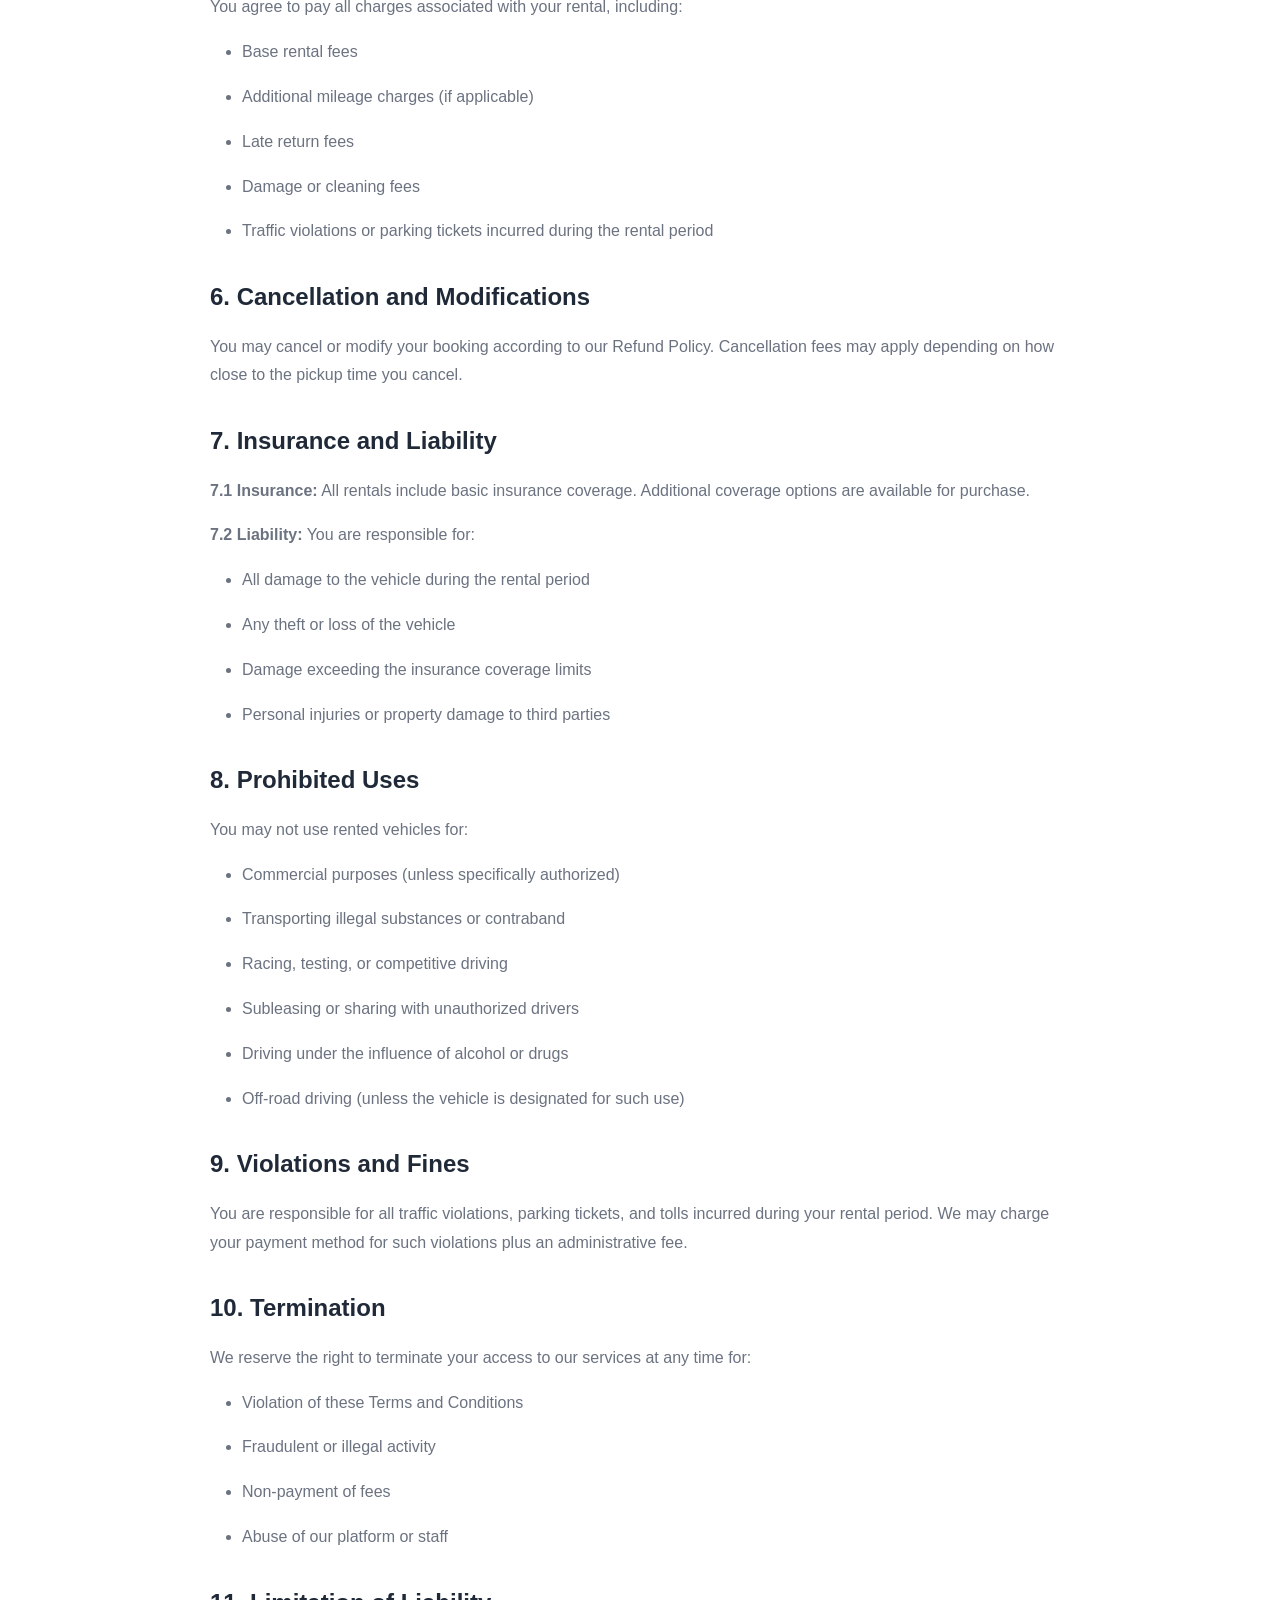
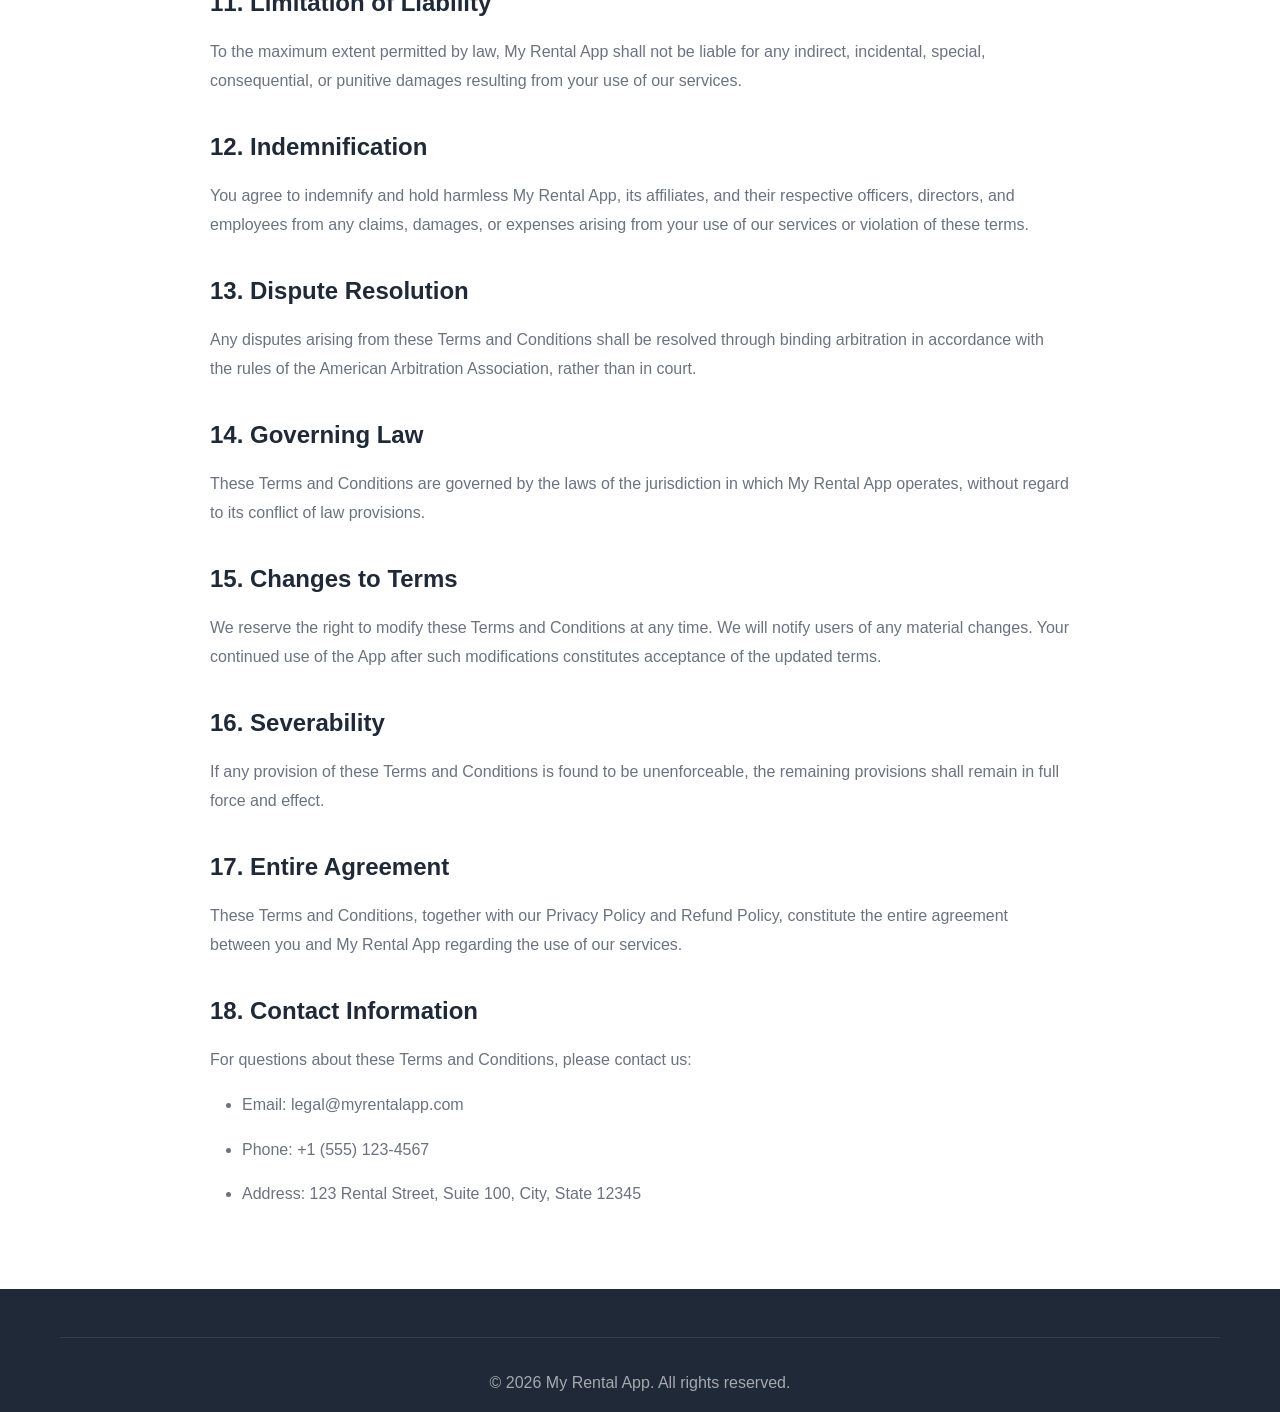
<file: terms-and-conditions.html>
<!DOCTYPE html>
<html lang="en">
<head>
    <meta charset="UTF-8">
    <meta name="viewport" content="width=device-width, initial-scale=1.0">
    <title>Terms and Conditions - My Rental App</title>
    <link rel="stylesheet" href="styles.css">
    <style>
        .policy-page {
            max-width: 900px;
            margin: 0 auto;
            padding: 4rem 20px;
        }
        .policy-page h1 {
            color: var(--primary-color);
            margin-bottom: 1rem;
        }
        .policy-page .last-updated {
            color: var(--text-light);
            margin-bottom: 2rem;
        }
        .policy-page h2 {
            margin-top: 2rem;
            margin-bottom: 1rem;
            color: var(--text-dark);
        }
        .policy-page p, .policy-page li {
            color: var(--text-light);
            margin-bottom: 1rem;
            line-height: 1.8;
        }
        .policy-page ul {
            margin-left: 2rem;
        }
        .back-link {
            display: inline-block;
            margin-bottom: 2rem;
            color: var(--primary-color);
            text-decoration: none;
            font-weight: 500;
        }
        .back-link:hover {
            text-decoration: underline;
        }
    </style>
</head>
<body>
    <nav class="navbar">
        <div class="container">
            <div class="nav-brand">
                <h1>🚗 My Rental App</h1>
            </div>
        </div>
    </nav>

    <div class="policy-page">
        <a href="index.html" class="back-link">← Back to Home</a>
        
        <h1>Terms and Conditions</h1>
        <p class="last-updated">Last Updated: February 9, 2026</p>

        <h2>1. Acceptance of Terms</h2>
        <p>By accessing and using My Rental App ("the App"), you accept and agree to be bound by these Terms and Conditions. If you do not agree to these terms, please do not use our services.</p>

        <h2>2. Eligibility</h2>
        <p>To use our services, you must:</p>
        <ul>
            <li>Be at least 18 years of age</li>
            <li>Hold a valid driver's license</li>
            <li>Have the legal capacity to enter into binding contracts</li>
            <li>Provide accurate and complete registration information</li>
            <li>Maintain the security of your account credentials</li>
        </ul>

        <h2>3. Account Registration</h2>
        <p>You must create an account to use our rental services. You agree to:</p>
        <ul>
            <li>Provide accurate, current, and complete information during registration</li>
            <li>Maintain and promptly update your account information</li>
            <li>Keep your password confidential and notify us of any unauthorized use</li>
            <li>Be responsible for all activities that occur under your account</li>
        </ul>

        <h2>4. Vehicle Rentals</h2>
        <p><strong>4.1 Booking Process:</strong> Vehicle rentals are subject to availability. A booking is confirmed only when you receive a confirmation notification from us.</p>
        
        <p><strong>4.2 Rental Period:</strong> The rental period begins at the scheduled pickup time and ends at the scheduled return time. Late returns may incur additional charges.</p>
        
        <p><strong>4.3 Vehicle Condition:</strong> You agree to:</p>
        <ul>
            <li>Inspect the vehicle before accepting it</li>
            <li>Report any damage or issues immediately</li>
            <li>Return the vehicle in the same condition as received</li>
            <li>Not use the vehicle for illegal purposes or racing</li>
        </ul>

        <h2>5. Payment Terms</h2>
        <p>You agree to pay all charges associated with your rental, including:</p>
        <ul>
            <li>Base rental fees</li>
            <li>Additional mileage charges (if applicable)</li>
            <li>Late return fees</li>
            <li>Damage or cleaning fees</li>
            <li>Traffic violations or parking tickets incurred during the rental period</li>
        </ul>

        <h2>6. Cancellation and Modifications</h2>
        <p>You may cancel or modify your booking according to our Refund Policy. Cancellation fees may apply depending on how close to the pickup time you cancel.</p>

        <h2>7. Insurance and Liability</h2>
        <p><strong>7.1 Insurance:</strong> All rentals include basic insurance coverage. Additional coverage options are available for purchase.</p>
        
        <p><strong>7.2 Liability:</strong> You are responsible for:</p>
        <ul>
            <li>All damage to the vehicle during the rental period</li>
            <li>Any theft or loss of the vehicle</li>
            <li>Damage exceeding the insurance coverage limits</li>
            <li>Personal injuries or property damage to third parties</li>
        </ul>

        <h2>8. Prohibited Uses</h2>
        <p>You may not use rented vehicles for:</p>
        <ul>
            <li>Commercial purposes (unless specifically authorized)</li>
            <li>Transporting illegal substances or contraband</li>
            <li>Racing, testing, or competitive driving</li>
            <li>Subleasing or sharing with unauthorized drivers</li>
            <li>Driving under the influence of alcohol or drugs</li>
            <li>Off-road driving (unless the vehicle is designated for such use)</li>
        </ul>

        <h2>9. Violations and Fines</h2>
        <p>You are responsible for all traffic violations, parking tickets, and tolls incurred during your rental period. We may charge your payment method for such violations plus an administrative fee.</p>

        <h2>10. Termination</h2>
        <p>We reserve the right to terminate your access to our services at any time for:</p>
        <ul>
            <li>Violation of these Terms and Conditions</li>
            <li>Fraudulent or illegal activity</li>
            <li>Non-payment of fees</li>
            <li>Abuse of our platform or staff</li>
        </ul>

        <h2>11. Limitation of Liability</h2>
        <p>To the maximum extent permitted by law, My Rental App shall not be liable for any indirect, incidental, special, consequential, or punitive damages resulting from your use of our services.</p>

        <h2>12. Indemnification</h2>
        <p>You agree to indemnify and hold harmless My Rental App, its affiliates, and their respective officers, directors, and employees from any claims, damages, or expenses arising from your use of our services or violation of these terms.</p>

        <h2>13. Dispute Resolution</h2>
        <p>Any disputes arising from these Terms and Conditions shall be resolved through binding arbitration in accordance with the rules of the American Arbitration Association, rather than in court.</p>

        <h2>14. Governing Law</h2>
        <p>These Terms and Conditions are governed by the laws of the jurisdiction in which My Rental App operates, without regard to its conflict of law provisions.</p>

        <h2>15. Changes to Terms</h2>
        <p>We reserve the right to modify these Terms and Conditions at any time. We will notify users of any material changes. Your continued use of the App after such modifications constitutes acceptance of the updated terms.</p>

        <h2>16. Severability</h2>
        <p>If any provision of these Terms and Conditions is found to be unenforceable, the remaining provisions shall remain in full force and effect.</p>

        <h2>17. Entire Agreement</h2>
        <p>These Terms and Conditions, together with our Privacy Policy and Refund Policy, constitute the entire agreement between you and My Rental App regarding the use of our services.</p>

        <h2>18. Contact Information</h2>
        <p>For questions about these Terms and Conditions, please contact us:</p>
        <ul>
            <li>Email: legal@myrentalapp.com</li>
            <li>Phone: +1 (555) 123-4567</li>
            <li>Address: 123 Rental Street, Suite 100, City, State 12345</li>
        </ul>
    </div>

    <footer class="footer">
        <div class="container">
            <div class="footer-bottom">
                <p>&copy; 2026 My Rental App. All rights reserved.</p>
            </div>
        </div>
    </footer>
</body>
</html>
</file>
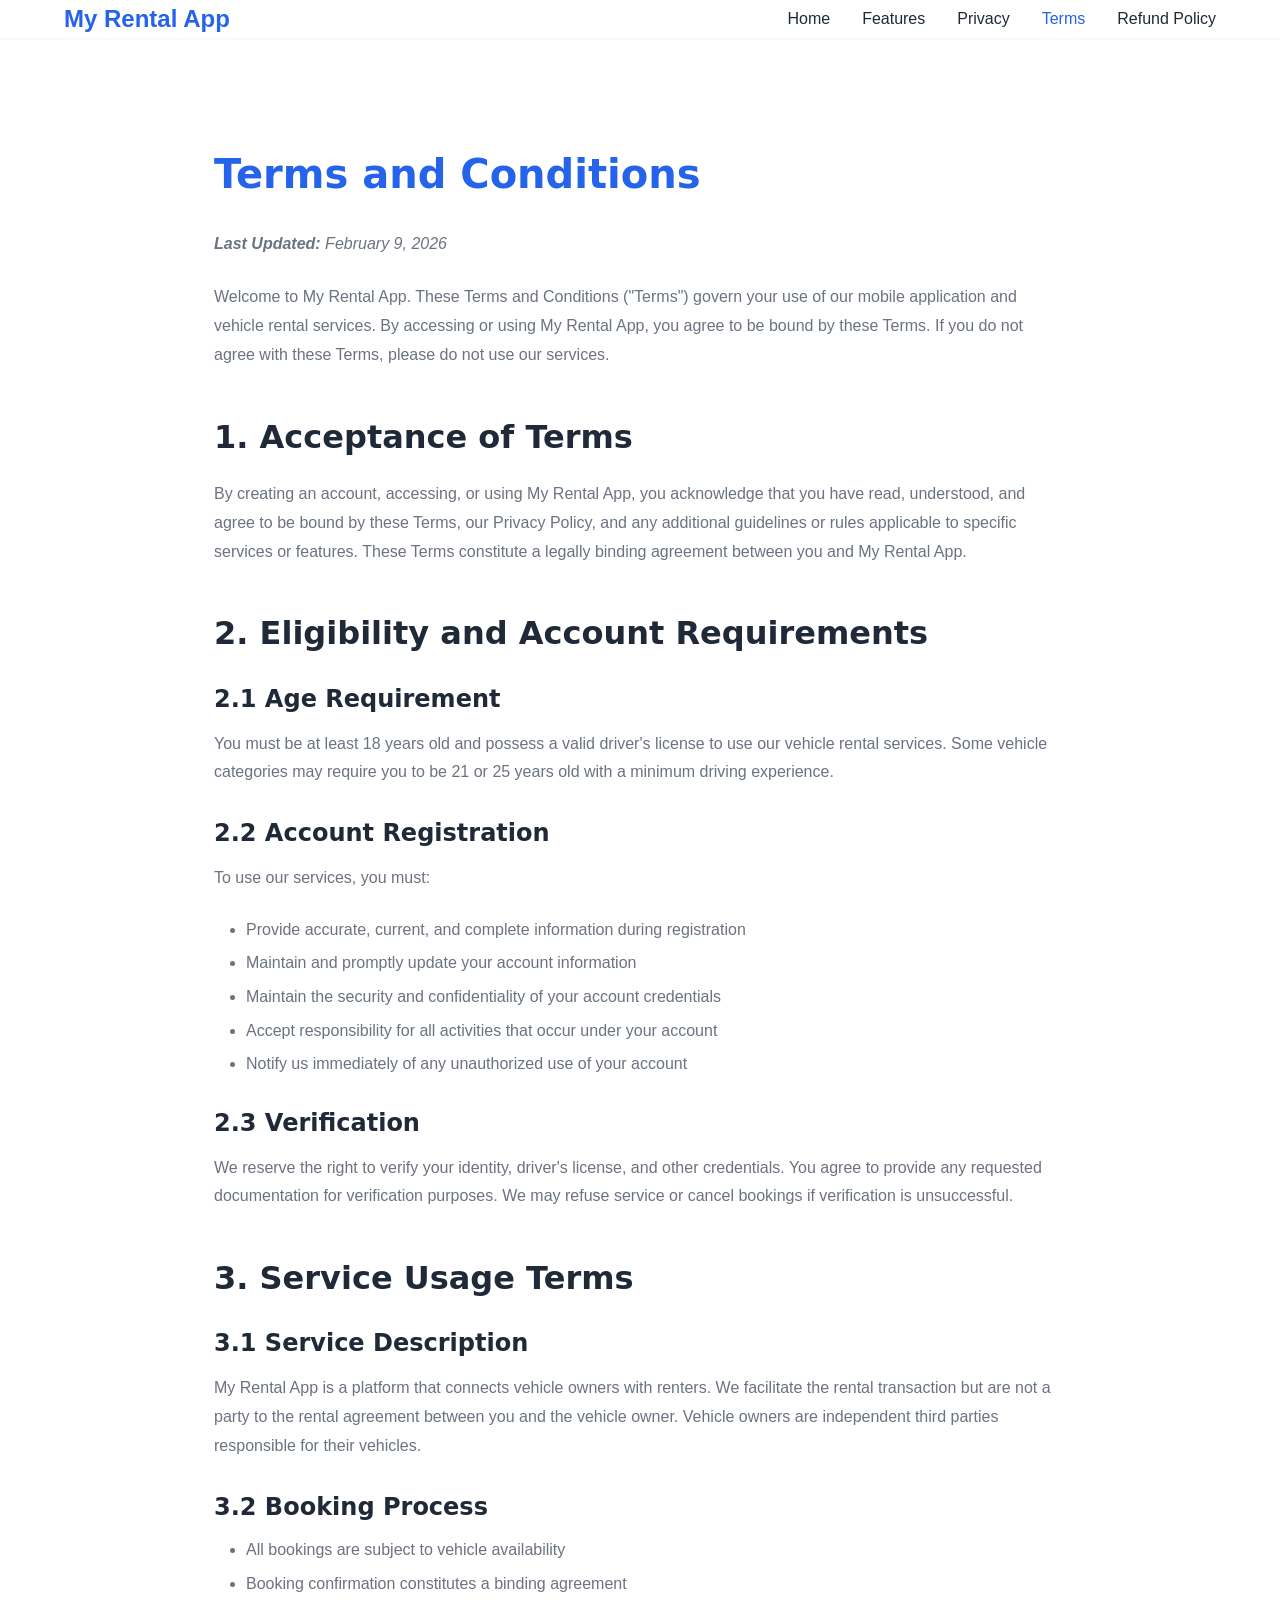
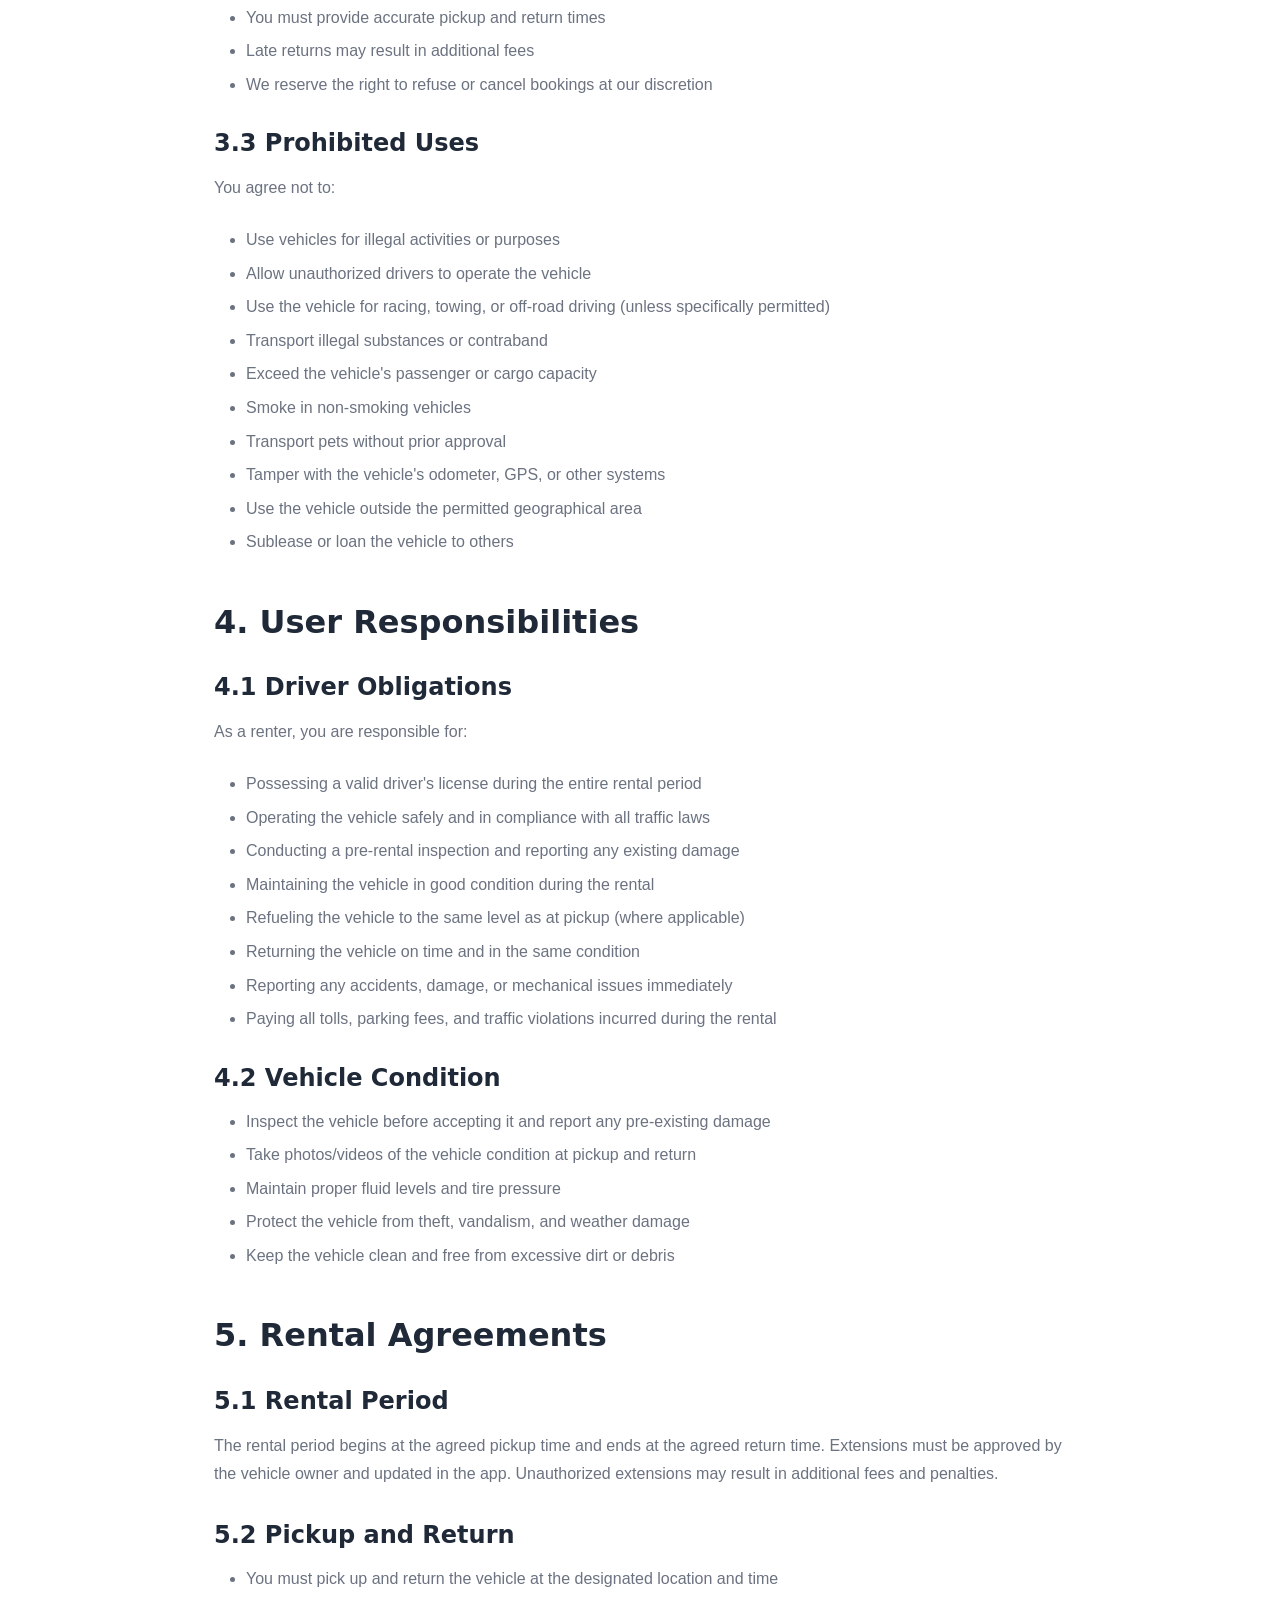
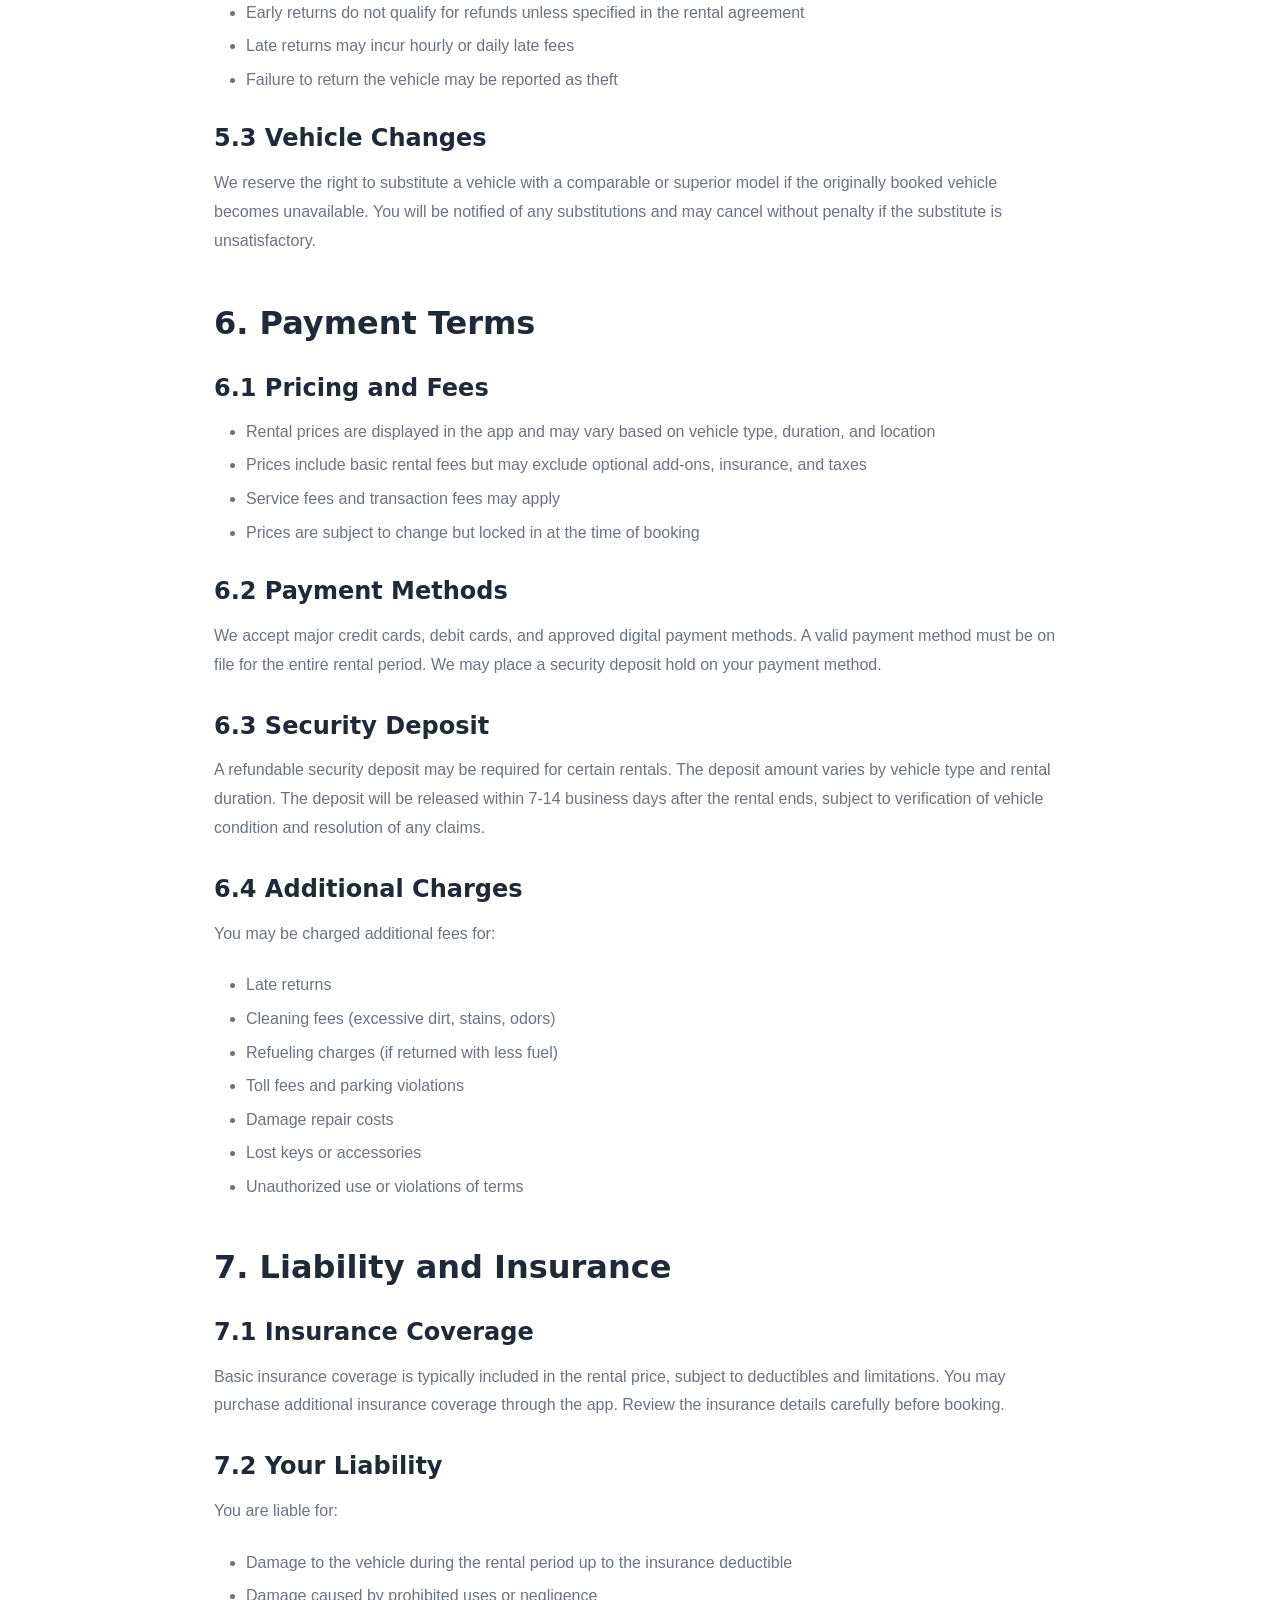
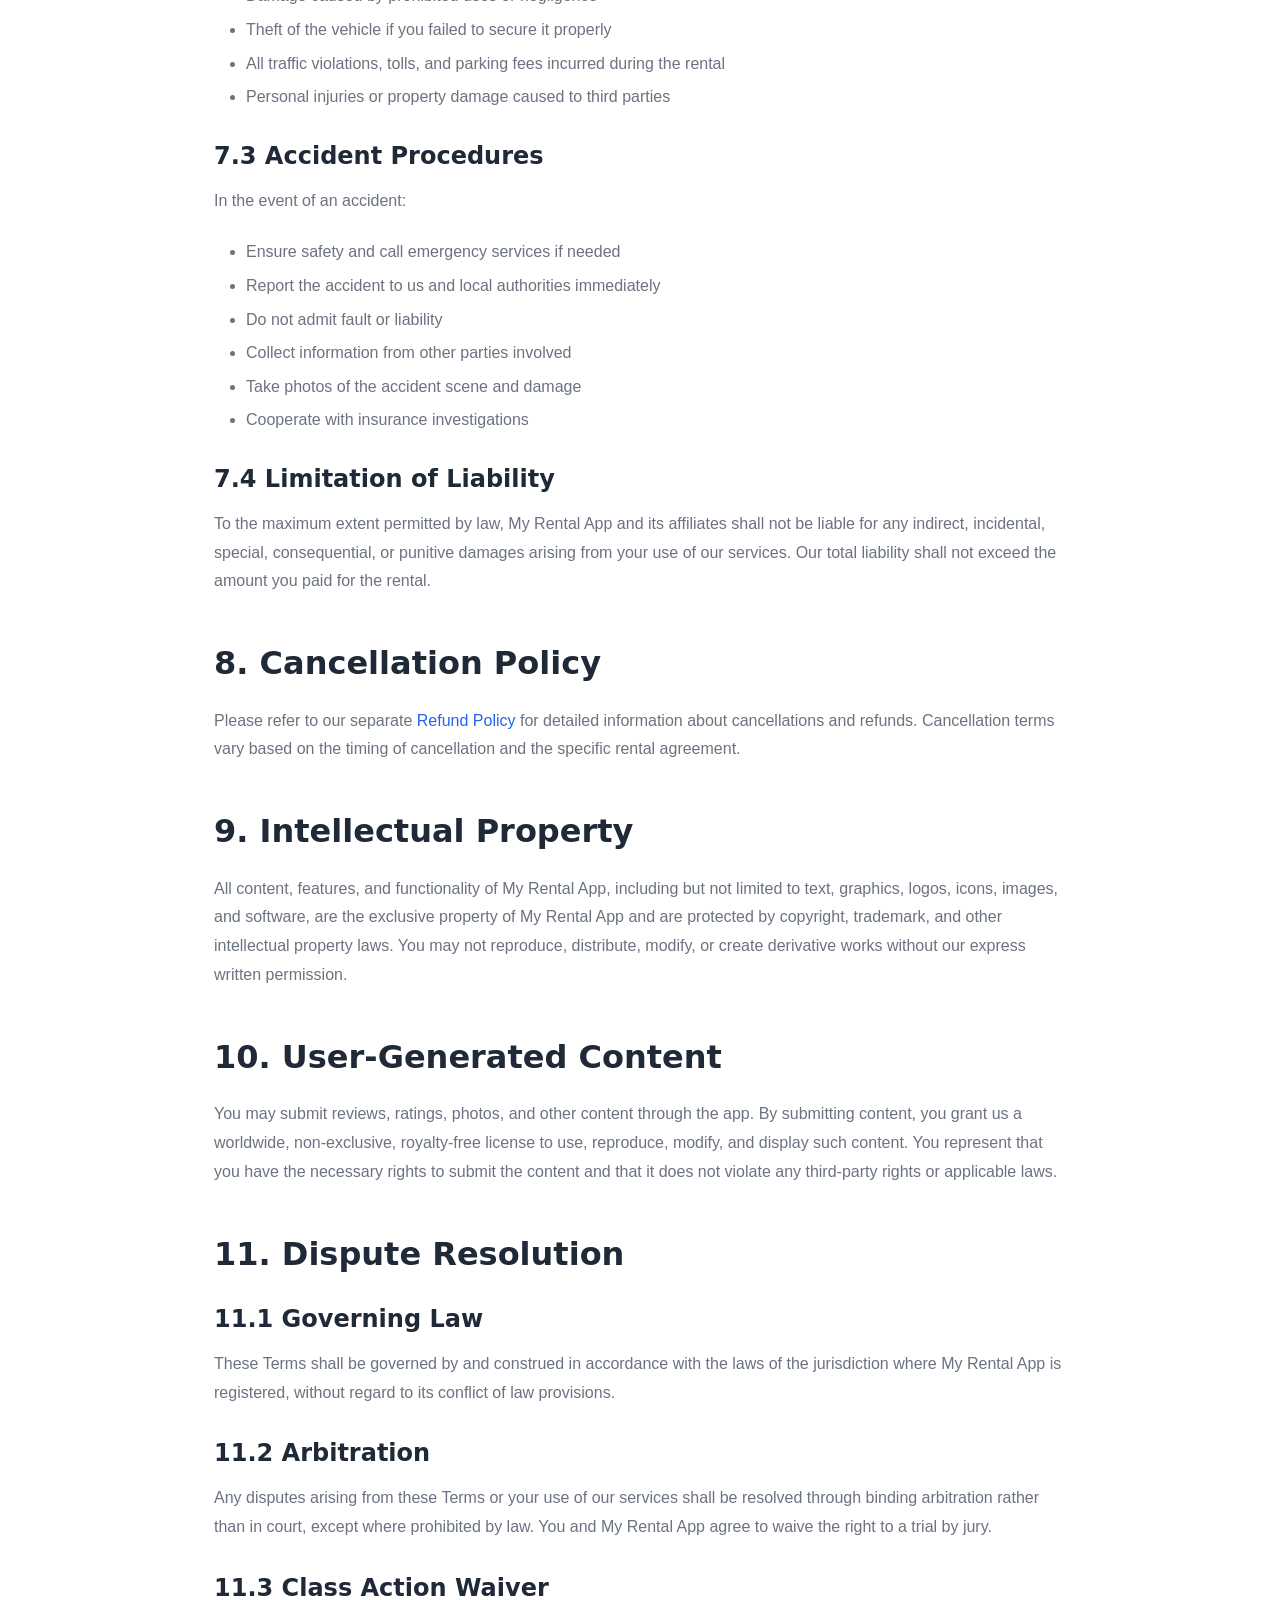
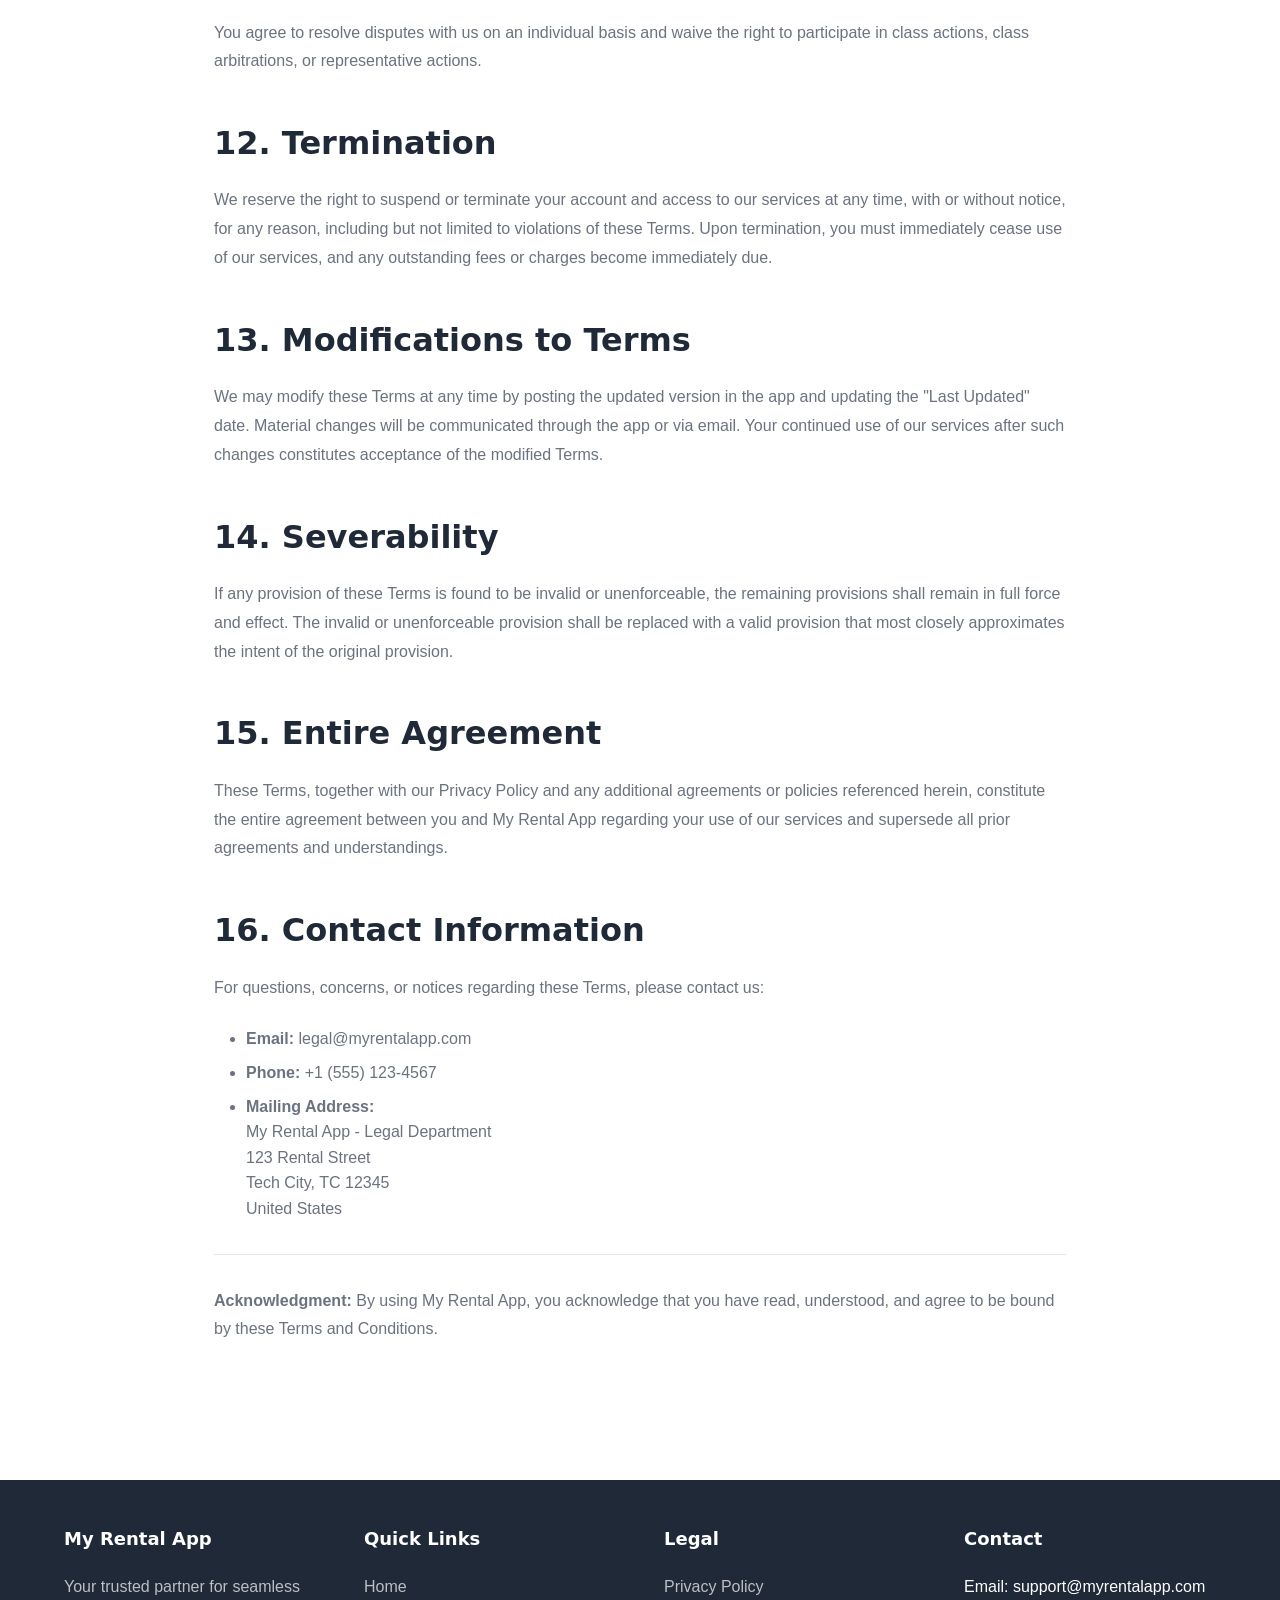
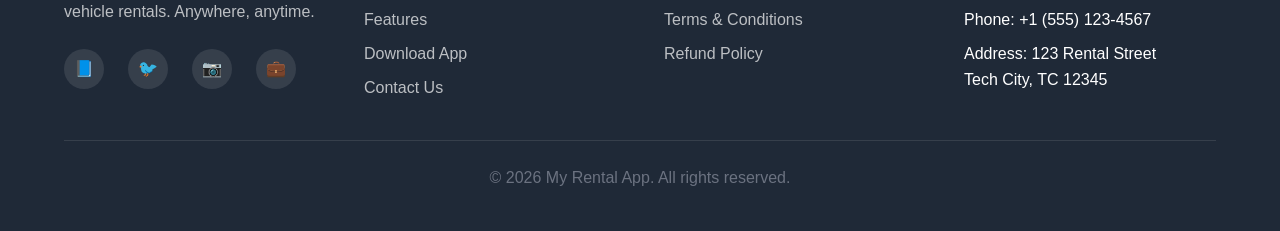
<file: terms.html>
<!DOCTYPE html>
<html lang="en">
<head>
    <meta charset="UTF-8">
    <meta name="viewport" content="width=device-width, initial-scale=1.0">
    <meta name="description" content="Terms and Conditions for My Rental App - Vehicle rental service terms">
    <title>Terms and Conditions - My Rental App</title>
    <link rel="stylesheet" href="css/style.css">
</head>
<body>
    <!-- Header & Navigation -->
    <header>
        <nav class="container">
            <div class="logo">My Rental App</div>
            <button class="mobile-menu-toggle" aria-label="Toggle menu" onclick="toggleMenu()">☰</button>
            <ul class="nav-links" id="navLinks">
                <li><a href="index.html">Home</a></li>
                <li><a href="features.html">Features</a></li>
                <li><a href="privacy.html">Privacy</a></li>
                <li><a href="terms.html" class="active">Terms</a></li>
                <li><a href="refund.html">Refund Policy</a></li>
            </ul>
        </nav>
    </header>

    <!-- Terms and Conditions Content -->
    <section>
        <div class="policy-content">
            <h1>Terms and Conditions</h1>
            <p class="last-updated"><strong>Last Updated:</strong> February 9, 2026</p>

            <p>Welcome to My Rental App. These Terms and Conditions ("Terms") govern your use of our mobile application and vehicle rental services. By accessing or using My Rental App, you agree to be bound by these Terms. If you do not agree with these Terms, please do not use our services.</p>

            <h2>1. Acceptance of Terms</h2>
            <p>By creating an account, accessing, or using My Rental App, you acknowledge that you have read, understood, and agree to be bound by these Terms, our Privacy Policy, and any additional guidelines or rules applicable to specific services or features. These Terms constitute a legally binding agreement between you and My Rental App.</p>

            <h2>2. Eligibility and Account Requirements</h2>
            
            <h3>2.1 Age Requirement</h3>
            <p>You must be at least 18 years old and possess a valid driver's license to use our vehicle rental services. Some vehicle categories may require you to be 21 or 25 years old with a minimum driving experience.</p>

            <h3>2.2 Account Registration</h3>
            <p>To use our services, you must:</p>
            <ul>
                <li>Provide accurate, current, and complete information during registration</li>
                <li>Maintain and promptly update your account information</li>
                <li>Maintain the security and confidentiality of your account credentials</li>
                <li>Accept responsibility for all activities that occur under your account</li>
                <li>Notify us immediately of any unauthorized use of your account</li>
            </ul>

            <h3>2.3 Verification</h3>
            <p>We reserve the right to verify your identity, driver's license, and other credentials. You agree to provide any requested documentation for verification purposes. We may refuse service or cancel bookings if verification is unsuccessful.</p>

            <h2>3. Service Usage Terms</h2>
            
            <h3>3.1 Service Description</h3>
            <p>My Rental App is a platform that connects vehicle owners with renters. We facilitate the rental transaction but are not a party to the rental agreement between you and the vehicle owner. Vehicle owners are independent third parties responsible for their vehicles.</p>

            <h3>3.2 Booking Process</h3>
            <ul>
                <li>All bookings are subject to vehicle availability</li>
                <li>Booking confirmation constitutes a binding agreement</li>
                <li>You must provide accurate pickup and return times</li>
                <li>Late returns may result in additional fees</li>
                <li>We reserve the right to refuse or cancel bookings at our discretion</li>
            </ul>

            <h3>3.3 Prohibited Uses</h3>
            <p>You agree not to:</p>
            <ul>
                <li>Use vehicles for illegal activities or purposes</li>
                <li>Allow unauthorized drivers to operate the vehicle</li>
                <li>Use the vehicle for racing, towing, or off-road driving (unless specifically permitted)</li>
                <li>Transport illegal substances or contraband</li>
                <li>Exceed the vehicle's passenger or cargo capacity</li>
                <li>Smoke in non-smoking vehicles</li>
                <li>Transport pets without prior approval</li>
                <li>Tamper with the vehicle's odometer, GPS, or other systems</li>
                <li>Use the vehicle outside the permitted geographical area</li>
                <li>Sublease or loan the vehicle to others</li>
            </ul>

            <h2>4. User Responsibilities</h2>
            
            <h3>4.1 Driver Obligations</h3>
            <p>As a renter, you are responsible for:</p>
            <ul>
                <li>Possessing a valid driver's license during the entire rental period</li>
                <li>Operating the vehicle safely and in compliance with all traffic laws</li>
                <li>Conducting a pre-rental inspection and reporting any existing damage</li>
                <li>Maintaining the vehicle in good condition during the rental</li>
                <li>Refueling the vehicle to the same level as at pickup (where applicable)</li>
                <li>Returning the vehicle on time and in the same condition</li>
                <li>Reporting any accidents, damage, or mechanical issues immediately</li>
                <li>Paying all tolls, parking fees, and traffic violations incurred during the rental</li>
            </ul>

            <h3>4.2 Vehicle Condition</h3>
            <ul>
                <li>Inspect the vehicle before accepting it and report any pre-existing damage</li>
                <li>Take photos/videos of the vehicle condition at pickup and return</li>
                <li>Maintain proper fluid levels and tire pressure</li>
                <li>Protect the vehicle from theft, vandalism, and weather damage</li>
                <li>Keep the vehicle clean and free from excessive dirt or debris</li>
            </ul>

            <h2>5. Rental Agreements</h2>
            
            <h3>5.1 Rental Period</h3>
            <p>The rental period begins at the agreed pickup time and ends at the agreed return time. Extensions must be approved by the vehicle owner and updated in the app. Unauthorized extensions may result in additional fees and penalties.</p>

            <h3>5.2 Pickup and Return</h3>
            <ul>
                <li>You must pick up and return the vehicle at the designated location and time</li>
                <li>Early returns do not qualify for refunds unless specified in the rental agreement</li>
                <li>Late returns may incur hourly or daily late fees</li>
                <li>Failure to return the vehicle may be reported as theft</li>
            </ul>

            <h3>5.3 Vehicle Changes</h3>
            <p>We reserve the right to substitute a vehicle with a comparable or superior model if the originally booked vehicle becomes unavailable. You will be notified of any substitutions and may cancel without penalty if the substitute is unsatisfactory.</p>

            <h2>6. Payment Terms</h2>
            
            <h3>6.1 Pricing and Fees</h3>
            <ul>
                <li>Rental prices are displayed in the app and may vary based on vehicle type, duration, and location</li>
                <li>Prices include basic rental fees but may exclude optional add-ons, insurance, and taxes</li>
                <li>Service fees and transaction fees may apply</li>
                <li>Prices are subject to change but locked in at the time of booking</li>
            </ul>

            <h3>6.2 Payment Methods</h3>
            <p>We accept major credit cards, debit cards, and approved digital payment methods. A valid payment method must be on file for the entire rental period. We may place a security deposit hold on your payment method.</p>

            <h3>6.3 Security Deposit</h3>
            <p>A refundable security deposit may be required for certain rentals. The deposit amount varies by vehicle type and rental duration. The deposit will be released within 7-14 business days after the rental ends, subject to verification of vehicle condition and resolution of any claims.</p>

            <h3>6.4 Additional Charges</h3>
            <p>You may be charged additional fees for:</p>
            <ul>
                <li>Late returns</li>
                <li>Cleaning fees (excessive dirt, stains, odors)</li>
                <li>Refueling charges (if returned with less fuel)</li>
                <li>Toll fees and parking violations</li>
                <li>Damage repair costs</li>
                <li>Lost keys or accessories</li>
                <li>Unauthorized use or violations of terms</li>
            </ul>

            <h2>7. Liability and Insurance</h2>
            
            <h3>7.1 Insurance Coverage</h3>
            <p>Basic insurance coverage is typically included in the rental price, subject to deductibles and limitations. You may purchase additional insurance coverage through the app. Review the insurance details carefully before booking.</p>

            <h3>7.2 Your Liability</h3>
            <p>You are liable for:</p>
            <ul>
                <li>Damage to the vehicle during the rental period up to the insurance deductible</li>
                <li>Damage caused by prohibited uses or negligence</li>
                <li>Theft of the vehicle if you failed to secure it properly</li>
                <li>All traffic violations, tolls, and parking fees incurred during the rental</li>
                <li>Personal injuries or property damage caused to third parties</li>
            </ul>

            <h3>7.3 Accident Procedures</h3>
            <p>In the event of an accident:</p>
            <ul>
                <li>Ensure safety and call emergency services if needed</li>
                <li>Report the accident to us and local authorities immediately</li>
                <li>Do not admit fault or liability</li>
                <li>Collect information from other parties involved</li>
                <li>Take photos of the accident scene and damage</li>
                <li>Cooperate with insurance investigations</li>
            </ul>

            <h3>7.4 Limitation of Liability</h3>
            <p>To the maximum extent permitted by law, My Rental App and its affiliates shall not be liable for any indirect, incidental, special, consequential, or punitive damages arising from your use of our services. Our total liability shall not exceed the amount you paid for the rental.</p>

            <h2>8. Cancellation Policy</h2>
            <p>Please refer to our separate <a href="refund.html">Refund Policy</a> for detailed information about cancellations and refunds. Cancellation terms vary based on the timing of cancellation and the specific rental agreement.</p>

            <h2>9. Intellectual Property</h2>
            <p>All content, features, and functionality of My Rental App, including but not limited to text, graphics, logos, icons, images, and software, are the exclusive property of My Rental App and are protected by copyright, trademark, and other intellectual property laws. You may not reproduce, distribute, modify, or create derivative works without our express written permission.</p>

            <h2>10. User-Generated Content</h2>
            <p>You may submit reviews, ratings, photos, and other content through the app. By submitting content, you grant us a worldwide, non-exclusive, royalty-free license to use, reproduce, modify, and display such content. You represent that you have the necessary rights to submit the content and that it does not violate any third-party rights or applicable laws.</p>

            <h2>11. Dispute Resolution</h2>
            
            <h3>11.1 Governing Law</h3>
            <p>These Terms shall be governed by and construed in accordance with the laws of the jurisdiction where My Rental App is registered, without regard to its conflict of law provisions.</p>

            <h3>11.2 Arbitration</h3>
            <p>Any disputes arising from these Terms or your use of our services shall be resolved through binding arbitration rather than in court, except where prohibited by law. You and My Rental App agree to waive the right to a trial by jury.</p>

            <h3>11.3 Class Action Waiver</h3>
            <p>You agree to resolve disputes with us on an individual basis and waive the right to participate in class actions, class arbitrations, or representative actions.</p>

            <h2>12. Termination</h2>
            <p>We reserve the right to suspend or terminate your account and access to our services at any time, with or without notice, for any reason, including but not limited to violations of these Terms. Upon termination, you must immediately cease use of our services, and any outstanding fees or charges become immediately due.</p>

            <h2>13. Modifications to Terms</h2>
            <p>We may modify these Terms at any time by posting the updated version in the app and updating the "Last Updated" date. Material changes will be communicated through the app or via email. Your continued use of our services after such changes constitutes acceptance of the modified Terms.</p>

            <h2>14. Severability</h2>
            <p>If any provision of these Terms is found to be invalid or unenforceable, the remaining provisions shall remain in full force and effect. The invalid or unenforceable provision shall be replaced with a valid provision that most closely approximates the intent of the original provision.</p>

            <h2>15. Entire Agreement</h2>
            <p>These Terms, together with our Privacy Policy and any additional agreements or policies referenced herein, constitute the entire agreement between you and My Rental App regarding your use of our services and supersede all prior agreements and understandings.</p>

            <h2>16. Contact Information</h2>
            <p>For questions, concerns, or notices regarding these Terms, please contact us:</p>
            <ul>
                <li><strong>Email:</strong> legal@myrentalapp.com</li>
                <li><strong>Phone:</strong> +1 (555) 123-4567</li>
                <li><strong>Mailing Address:</strong><br>
                    My Rental App - Legal Department<br>
                    123 Rental Street<br>
                    Tech City, TC 12345<br>
                    United States
                </li>
            </ul>

            <p style="margin-top: 2rem; padding-top: 2rem; border-top: 1px solid var(--border-color);">
                <strong>Acknowledgment:</strong> By using My Rental App, you acknowledge that you have read, understood, and agree to be bound by these Terms and Conditions.
            </p>
        </div>
    </section>

    <!-- Footer -->
    <footer>
        <div class="container">
            <div class="footer-content">
                <div class="footer-section">
                    <h3>My Rental App</h3>
                    <p style="color: rgba(255, 255, 255, 0.7);">Your trusted partner for seamless vehicle rentals. Anywhere, anytime.</p>
                    <div class="social-links">
                        <a href="#" aria-label="Facebook">📘</a>
                        <a href="#" aria-label="Twitter">🐦</a>
                        <a href="#" aria-label="Instagram">📷</a>
                        <a href="#" aria-label="LinkedIn">💼</a>
                    </div>
                </div>
                <div class="footer-section">
                    <h3>Quick Links</h3>
                    <ul class="footer-links">
                        <li><a href="index.html">Home</a></li>
                        <li><a href="features.html">Features</a></li>
                        <li><a href="#download">Download App</a></li>
                        <li><a href="#contact">Contact Us</a></li>
                    </ul>
                </div>
                <div class="footer-section">
                    <h3>Legal</h3>
                    <ul class="footer-links">
                        <li><a href="privacy.html">Privacy Policy</a></li>
                        <li><a href="terms.html">Terms & Conditions</a></li>
                        <li><a href="refund.html">Refund Policy</a></li>
                    </ul>
                </div>
                <div class="footer-section">
                    <h3>Contact</h3>
                    <ul class="footer-links">
                        <li>Email: support@myrentalapp.com</li>
                        <li>Phone: +1 (555) 123-4567</li>
                        <li>Address: 123 Rental Street<br>Tech City, TC 12345</li>
                    </ul>
                </div>
            </div>
            <div class="footer-bottom">
                <p>&copy; 2026 My Rental App. All rights reserved.</p>
            </div>
        </div>
    </footer>

    <!-- Mobile Menu Script -->
    <script>
        function toggleMenu() {
            const navLinks = document.getElementById('navLinks');
            navLinks.classList.toggle('active');
        }
        
        // Close menu when clicking on a link
        document.querySelectorAll('.nav-links a').forEach(link => {
            link.addEventListener('click', () => {
                document.getElementById('navLinks').classList.remove('active');
            });
        });
    </script>
</body>
</html>
</file>
<file: css/style.css>
/* Modern CSS for My Rental App Website */

/* CSS Reset and Base Styles */
* {
    margin: 0;
    padding: 0;
    box-sizing: border-box;
}

:root {
    /* Color Scheme */
    --primary-color: #2563eb;
    --primary-dark: #1e40af;
    --secondary-color: #10b981;
    --accent-color: #f59e0b;
    --text-dark: #1f2937;
    --text-light: #6b7280;
    --bg-light: #f9fafb;
    --bg-white: #ffffff;
    --border-color: #e5e7eb;
    
    /* Typography */
    --font-primary: -apple-system, BlinkMacSystemFont, 'Segoe UI', Roboto, 'Helvetica Neue', Arial, sans-serif;
    --font-heading: 'Segoe UI', system-ui, sans-serif;
    
    /* Spacing */
    --spacing-xs: 0.5rem;
    --spacing-sm: 1rem;
    --spacing-md: 1.5rem;
    --spacing-lg: 2rem;
    --spacing-xl: 3rem;
    --spacing-xxl: 4rem;
    
    /* Border Radius */
    --radius-sm: 0.375rem;
    --radius-md: 0.5rem;
    --radius-lg: 0.75rem;
    --radius-xl: 1rem;
    
    /* Shadows */
    --shadow-sm: 0 1px 2px 0 rgba(0, 0, 0, 0.05);
    --shadow-md: 0 4px 6px -1px rgba(0, 0, 0, 0.1);
    --shadow-lg: 0 10px 15px -3px rgba(0, 0, 0, 0.1);
    --shadow-xl: 0 20px 25px -5px rgba(0, 0, 0, 0.1);
    
    /* Transitions */
    --transition: all 0.3s ease;
}

body {
    font-family: var(--font-primary);
    line-height: 1.6;
    color: var(--text-dark);
    background-color: var(--bg-white);
    overflow-x: hidden;
}

/* Typography */
h1, h2, h3, h4, h5, h6 {
    font-family: var(--font-heading);
    font-weight: 700;
    line-height: 1.2;
    margin-bottom: var(--spacing-md);
    color: var(--text-dark);
}

h1 {
    font-size: 2.5rem;
}

h2 {
    font-size: 2rem;
}

h3 {
    font-size: 1.5rem;
}

h4 {
    font-size: 1.25rem;
}

p {
    margin-bottom: var(--spacing-sm);
    color: var(--text-light);
}

a {
    color: var(--primary-color);
    text-decoration: none;
    transition: var(--transition);
}

a:hover {
    color: var(--primary-dark);
}

/* Container */
.container {
    max-width: 1200px;
    margin: 0 auto;
    padding: 0 var(--spacing-md);
}

/* Header and Navigation */
header {
    background-color: var(--bg-white);
    box-shadow: var(--shadow-sm);
    position: sticky;
    top: 0;
    z-index: 1000;
}

nav {
    display: flex;
    justify-content: space-between;
    align-items: center;
    padding: var(--spacing-sm) 0;
}

.logo {
    font-size: 1.5rem;
    font-weight: 700;
    color: var(--primary-color);
}

.nav-links {
    display: flex;
    list-style: none;
    gap: var(--spacing-lg);
}

.nav-links a {
    color: var(--text-dark);
    font-weight: 500;
    transition: var(--transition);
}

.nav-links a:hover,
.nav-links a.active {
    color: var(--primary-color);
}

.mobile-menu-toggle {
    display: none;
    background: none;
    border: none;
    font-size: 1.5rem;
    cursor: pointer;
    color: var(--text-dark);
}

/* Hero Section */
.hero {
    background: linear-gradient(135deg, var(--primary-color) 0%, var(--primary-dark) 100%);
    color: var(--bg-white);
    padding: var(--spacing-xxl) 0;
    text-align: center;
}

.hero h1 {
    color: var(--bg-white);
    font-size: 3rem;
    margin-bottom: var(--spacing-md);
    animation: fadeInUp 0.8s ease;
}

.hero .tagline {
    font-size: 1.25rem;
    margin-bottom: var(--spacing-xl);
    color: rgba(255, 255, 255, 0.9);
    animation: fadeInUp 0.8s ease 0.2s backwards;
}

.hero .cta-buttons {
    display: flex;
    gap: var(--spacing-md);
    justify-content: center;
    flex-wrap: wrap;
    animation: fadeInUp 0.8s ease 0.4s backwards;
}

/* Buttons */
.btn {
    display: inline-block;
    padding: 0.875rem 2rem;
    border-radius: var(--radius-lg);
    font-weight: 600;
    text-align: center;
    cursor: pointer;
    transition: var(--transition);
    border: 2px solid transparent;
}

.btn-primary {
    background-color: var(--bg-white);
    color: var(--primary-color);
}

.btn-primary:hover {
    background-color: var(--bg-light);
    transform: translateY(-2px);
    box-shadow: var(--shadow-lg);
}

.btn-secondary {
    background-color: transparent;
    color: var(--bg-white);
    border-color: var(--bg-white);
}

.btn-secondary:hover {
    background-color: var(--bg-white);
    color: var(--primary-color);
    transform: translateY(-2px);
}

.btn-download {
    display: inline-flex;
    align-items: center;
    gap: 0.5rem;
    padding: 0.75rem 1.5rem;
    background-color: var(--text-dark);
    color: var(--bg-white);
    border-radius: var(--radius-md);
    font-weight: 600;
    transition: var(--transition);
}

.btn-download:hover {
    background-color: #374151;
    transform: translateY(-2px);
    box-shadow: var(--shadow-lg);
}

/* Section Styles */
section {
    padding: var(--spacing-xxl) 0;
}

.section-header {
    text-align: center;
    margin-bottom: var(--spacing-xl);
}

.section-header h2 {
    font-size: 2.5rem;
    margin-bottom: var(--spacing-sm);
}

.section-header p {
    font-size: 1.125rem;
    max-width: 600px;
    margin: 0 auto;
}

/* Features Grid */
.features-grid {
    display: grid;
    grid-template-columns: repeat(auto-fit, minmax(300px, 1fr));
    gap: var(--spacing-lg);
    margin-top: var(--spacing-xl);
}

.feature-card {
    background-color: var(--bg-white);
    padding: var(--spacing-lg);
    border-radius: var(--radius-lg);
    box-shadow: var(--shadow-md);
    transition: var(--transition);
}

.feature-card:hover {
    transform: translateY(-5px);
    box-shadow: var(--shadow-xl);
}

.feature-icon {
    width: 60px;
    height: 60px;
    background: linear-gradient(135deg, var(--primary-color), var(--secondary-color));
    border-radius: var(--radius-lg);
    display: flex;
    align-items: center;
    justify-content: center;
    font-size: 2rem;
    margin-bottom: var(--spacing-md);
}

.feature-card h3 {
    color: var(--text-dark);
    margin-bottom: var(--spacing-sm);
}

.feature-card p {
    color: var(--text-light);
}

/* Screenshots Section */
.screenshots {
    background-color: var(--bg-light);
}

.screenshots-grid {
    display: grid;
    grid-template-columns: repeat(auto-fit, minmax(250px, 1fr));
    gap: var(--spacing-lg);
    margin-top: var(--spacing-xl);
}

.screenshot-placeholder {
    background-color: var(--bg-white);
    border-radius: var(--radius-lg);
    padding: var(--spacing-xl);
    text-align: center;
    box-shadow: var(--shadow-md);
    aspect-ratio: 9/16;
    display: flex;
    align-items: center;
    justify-content: center;
    color: var(--text-light);
    border: 2px dashed var(--border-color);
}

/* Download Section */
.download-section {
    background: linear-gradient(135deg, var(--secondary-color) 0%, #059669 100%);
    color: var(--bg-white);
    text-align: center;
}

.download-section h2 {
    color: var(--bg-white);
}

.download-section p {
    color: rgba(255, 255, 255, 0.9);
    margin-bottom: var(--spacing-xl);
}

.download-buttons {
    display: flex;
    gap: var(--spacing-md);
    justify-content: center;
    flex-wrap: wrap;
}

/* Features Page Specific */
.feature-detail {
    display: grid;
    grid-template-columns: repeat(auto-fit, minmax(280px, 1fr));
    gap: var(--spacing-xl);
    margin-top: var(--spacing-xl);
}

.feature-item {
    background-color: var(--bg-white);
    padding: var(--spacing-lg);
    border-radius: var(--radius-lg);
    box-shadow: var(--shadow-md);
    border-left: 4px solid var(--primary-color);
}

.feature-item h3 {
    display: flex;
    align-items: center;
    gap: var(--spacing-sm);
    color: var(--primary-color);
}

/* Policy Pages */
.policy-content {
    max-width: 900px;
    margin: 0 auto;
    padding: var(--spacing-xl) var(--spacing-md);
}

.policy-content h1 {
    margin-bottom: var(--spacing-lg);
    color: var(--primary-color);
}

.policy-content h2 {
    margin-top: var(--spacing-xl);
    margin-bottom: var(--spacing-md);
    color: var(--text-dark);
}

.policy-content h3 {
    margin-top: var(--spacing-lg);
    margin-bottom: var(--spacing-sm);
    color: var(--text-dark);
}

.policy-content p {
    margin-bottom: var(--spacing-md);
    line-height: 1.8;
}

.policy-content ul {
    margin-bottom: var(--spacing-md);
    margin-left: var(--spacing-lg);
}

.policy-content li {
    margin-bottom: var(--spacing-xs);
    color: var(--text-light);
}

.last-updated {
    font-style: italic;
    color: var(--text-light);
    margin-bottom: var(--spacing-lg);
}

/* Footer */
footer {
    background-color: var(--text-dark);
    color: var(--bg-white);
    padding: var(--spacing-xl) 0 var(--spacing-md);
}

.footer-content {
    display: grid;
    grid-template-columns: repeat(auto-fit, minmax(250px, 1fr));
    gap: var(--spacing-xl);
    margin-bottom: var(--spacing-lg);
}

.footer-section h3 {
    color: var(--bg-white);
    margin-bottom: var(--spacing-md);
    font-size: 1.125rem;
}

.footer-links {
    list-style: none;
}

.footer-links li {
    margin-bottom: var(--spacing-xs);
}

.footer-links a {
    color: rgba(255, 255, 255, 0.7);
    transition: var(--transition);
}

.footer-links a:hover {
    color: var(--bg-white);
}

.social-links {
    display: flex;
    gap: var(--spacing-md);
    margin-top: var(--spacing-md);
}

.social-links a {
    display: flex;
    align-items: center;
    justify-content: center;
    width: 40px;
    height: 40px;
    background-color: rgba(255, 255, 255, 0.1);
    border-radius: 50%;
    color: var(--bg-white);
    transition: var(--transition);
}

.social-links a:hover {
    background-color: var(--primary-color);
    transform: translateY(-3px);
}

.footer-bottom {
    border-top: 1px solid rgba(255, 255, 255, 0.1);
    padding-top: var(--spacing-md);
    text-align: center;
    color: rgba(255, 255, 255, 0.7);
}

/* Animations */
@keyframes fadeInUp {
    from {
        opacity: 0;
        transform: translateY(30px);
    }
    to {
        opacity: 1;
        transform: translateY(0);
    }
}

/* Responsive Design */
@media (max-width: 768px) {
    h1 {
        font-size: 2rem;
    }
    
    h2 {
        font-size: 1.75rem;
    }
    
    .hero h1 {
        font-size: 2.25rem;
    }
    
    .nav-links {
        display: none;
        position: absolute;
        top: 100%;
        left: 0;
        right: 0;
        background-color: var(--bg-white);
        flex-direction: column;
        padding: var(--spacing-md);
        box-shadow: var(--shadow-lg);
        gap: var(--spacing-sm);
    }
    
    .nav-links.active {
        display: flex;
    }
    
    .mobile-menu-toggle {
        display: block;
    }
    
    .hero .cta-buttons {
        flex-direction: column;
        align-items: center;
    }
    
    .features-grid,
    .screenshots-grid,
    .download-buttons {
        grid-template-columns: 1fr;
    }
    
    section {
        padding: var(--spacing-lg) 0;
    }
}

@media (max-width: 480px) {
    .container {
        padding: 0 var(--spacing-sm);
    }
    
    h1 {
        font-size: 1.75rem;
    }
    
    .hero h1 {
        font-size: 1.875rem;
    }
    
    .btn {
        padding: 0.75rem 1.5rem;
    }
}

/* Utility Classes */
.text-center {
    text-align: center;
}

.mt-1 { margin-top: var(--spacing-sm); }
.mt-2 { margin-top: var(--spacing-md); }
.mt-3 { margin-top: var(--spacing-lg); }
.mt-4 { margin-top: var(--spacing-xl); }

.mb-1 { margin-bottom: var(--spacing-sm); }
.mb-2 { margin-bottom: var(--spacing-md); }
.mb-3 { margin-bottom: var(--spacing-lg); }
.mb-4 { margin-bottom: var(--spacing-xl); }
</file>
<file: styles.css>
/* Reset and Base Styles */
* {
    margin: 0;
    padding: 0;
    box-sizing: border-box;
}

:root {
    --primary-color: #2563eb;
    --secondary-color: #1e40af;
    --accent-color: #3b82f6;
    --text-dark: #1f2937;
    --text-light: #6b7280;
    --bg-light: #f9fafb;
    --white: #ffffff;
    --shadow: 0 4px 6px -1px rgba(0, 0, 0, 0.1), 0 2px 4px -1px rgba(0, 0, 0, 0.06);
    --shadow-lg: 0 10px 15px -3px rgba(0, 0, 0, 0.1), 0 4px 6px -2px rgba(0, 0, 0, 0.05);
}

body {
    font-family: -apple-system, BlinkMacSystemFont, 'Segoe UI', Roboto, Oxygen, Ubuntu, Cantarell, sans-serif;
    line-height: 1.6;
    color: var(--text-dark);
}

.container {
    max-width: 1200px;
    margin: 0 auto;
    padding: 0 20px;
}

/* Navigation */
.navbar {
    background: var(--white);
    box-shadow: var(--shadow);
    position: sticky;
    top: 0;
    z-index: 1000;
    padding: 1rem 0;
}

.navbar .container {
    display: flex;
    justify-content: space-between;
    align-items: center;
}

.nav-brand h1 {
    font-size: 1.5rem;
    color: var(--primary-color);
}

.nav-menu {
    display: flex;
    list-style: none;
    gap: 2rem;
}

.nav-menu a {
    text-decoration: none;
    color: var(--text-dark);
    font-weight: 500;
    transition: color 0.3s;
}

.nav-menu a:hover {
    color: var(--primary-color);
}

/* Hero Section */
.hero {
    background: linear-gradient(135deg, var(--primary-color) 0%, var(--secondary-color) 100%);
    color: var(--white);
    padding: 6rem 0;
    text-align: center;
}

.hero-content h2 {
    font-size: 3rem;
    margin-bottom: 1rem;
    font-weight: 700;
}

.hero-content p {
    font-size: 1.25rem;
    margin-bottom: 2rem;
    opacity: 0.9;
}

.cta-buttons {
    display: flex;
    gap: 1rem;
    justify-content: center;
    flex-wrap: wrap;
}

.btn {
    padding: 0.875rem 2rem;
    text-decoration: none;
    border-radius: 0.5rem;
    font-weight: 600;
    transition: all 0.3s;
    display: inline-block;
}

.btn-primary {
    background: var(--white);
    color: var(--primary-color);
}

.btn-primary:hover {
    transform: translateY(-2px);
    box-shadow: var(--shadow-lg);
}

.btn-secondary {
    background: transparent;
    color: var(--white);
    border: 2px solid var(--white);
}

.btn-secondary:hover {
    background: var(--white);
    color: var(--primary-color);
}

/* Section Styles */
section {
    padding: 5rem 0;
}

.section-title {
    font-size: 2.5rem;
    text-align: center;
    margin-bottom: 1rem;
    font-weight: 700;
}

.section-subtitle {
    text-align: center;
    color: var(--text-light);
    font-size: 1.125rem;
    margin-bottom: 3rem;
}

/* Features Section */
.features {
    background: var(--bg-light);
}

.features-grid {
    display: grid;
    grid-template-columns: repeat(auto-fit, minmax(280px, 1fr));
    gap: 2rem;
}

.feature-card {
    background: var(--white);
    padding: 2rem;
    border-radius: 0.75rem;
    box-shadow: var(--shadow);
    transition: transform 0.3s, box-shadow 0.3s;
}

.feature-card:hover {
    transform: translateY(-5px);
    box-shadow: var(--shadow-lg);
}

.feature-icon {
    font-size: 3rem;
    margin-bottom: 1rem;
}

.feature-card h3 {
    font-size: 1.25rem;
    margin-bottom: 0.75rem;
    color: var(--text-dark);
}

.feature-card p {
    color: var(--text-light);
    line-height: 1.6;
}

/* Prototype Section */
.prototype {
    background: var(--white);
}

.prototype-gallery {
    display: grid;
    grid-template-columns: repeat(auto-fit, minmax(250px, 1fr));
    gap: 3rem;
    margin-top: 3rem;
}

.prototype-card {
    text-align: center;
}

.phone-mockup {
    background: linear-gradient(135deg, var(--accent-color) 0%, var(--primary-color) 100%);
    border-radius: 2rem;
    padding: 2rem;
    margin-bottom: 1rem;
    min-height: 400px;
    display: flex;
    align-items: center;
    justify-content: center;
    box-shadow: var(--shadow-lg);
    position: relative;
    overflow: hidden;
}

.phone-mockup::before {
    content: '';
    position: absolute;
    top: 10px;
    left: 50%;
    transform: translateX(-50%);
    width: 60px;
    height: 6px;
    background: rgba(255, 255, 255, 0.3);
    border-radius: 3px;
}

.screen-content {
    background: var(--white);
    border-radius: 1rem;
    padding: 2rem;
    width: 100%;
    height: 90%;
}

.screen-content h4 {
    color: var(--primary-color);
    margin-bottom: 1rem;
}

.screen-content p {
    color: var(--text-light);
}

.prototype-caption {
    font-weight: 600;
    color: var(--text-dark);
}

/* Download Section */
.download {
    background: var(--bg-light);
}

.download-buttons {
    display: flex;
    gap: 2rem;
    justify-content: center;
    flex-wrap: wrap;
}

.store-button {
    display: flex;
    align-items: center;
    gap: 1rem;
    background: var(--text-dark);
    color: var(--white);
    padding: 1rem 2rem;
    border-radius: 0.75rem;
    text-decoration: none;
    transition: all 0.3s;
    box-shadow: var(--shadow);
}

.store-button:hover {
    transform: translateY(-3px);
    box-shadow: var(--shadow-lg);
}

.store-icon {
    font-size: 2.5rem;
}

.store-text {
    display: flex;
    flex-direction: column;
    align-items: flex-start;
}

.store-label {
    font-size: 0.75rem;
    opacity: 0.8;
}

.store-name {
    font-size: 1.25rem;
    font-weight: 600;
}

/* Policies Section */
.policies {
    background: var(--white);
}

.policy-cards {
    display: grid;
    grid-template-columns: repeat(auto-fit, minmax(300px, 1fr));
    gap: 2rem;
}

.policy-card {
    background: var(--bg-light);
    padding: 2.5rem;
    border-radius: 0.75rem;
    text-decoration: none;
    color: var(--text-dark);
    transition: all 0.3s;
    border: 2px solid transparent;
}

.policy-card:hover {
    border-color: var(--primary-color);
    transform: translateY(-5px);
    box-shadow: var(--shadow-lg);
}

.policy-icon {
    font-size: 3rem;
    margin-bottom: 1rem;
}

.policy-card h3 {
    font-size: 1.5rem;
    margin-bottom: 0.75rem;
}

.policy-card p {
    color: var(--text-light);
}

/* Footer */
.footer {
    background: var(--text-dark);
    color: var(--white);
    padding: 3rem 0 1rem;
}

.footer-content {
    display: grid;
    grid-template-columns: repeat(auto-fit, minmax(250px, 1fr));
    gap: 2rem;
    margin-bottom: 2rem;
}

.footer-section h3,
.footer-section h4 {
    margin-bottom: 1rem;
}

.footer-section ul {
    list-style: none;
}

.footer-section ul li {
    margin-bottom: 0.5rem;
}

.footer-section a {
    color: rgba(255, 255, 255, 0.8);
    text-decoration: none;
    transition: color 0.3s;
}

.footer-section a:hover {
    color: var(--white);
}

.footer-section p {
    color: rgba(255, 255, 255, 0.8);
    line-height: 1.8;
}

.footer-bottom {
    text-align: center;
    padding-top: 2rem;
    border-top: 1px solid rgba(255, 255, 255, 0.1);
    color: rgba(255, 255, 255, 0.6);
}

/* Responsive Design */
@media (max-width: 768px) {
    .nav-menu {
        flex-direction: column;
        gap: 1rem;
    }

    .hero-content h2 {
        font-size: 2rem;
    }

    .hero-content p {
        font-size: 1rem;
    }

    .section-title {
        font-size: 2rem;
    }

    .features-grid {
        grid-template-columns: 1fr;
    }

    .prototype-gallery {
        grid-template-columns: 1fr;
    }

    .policy-cards {
        grid-template-columns: 1fr;
    }

    .footer-content {
        grid-template-columns: 1fr;
    }
}
</file>
